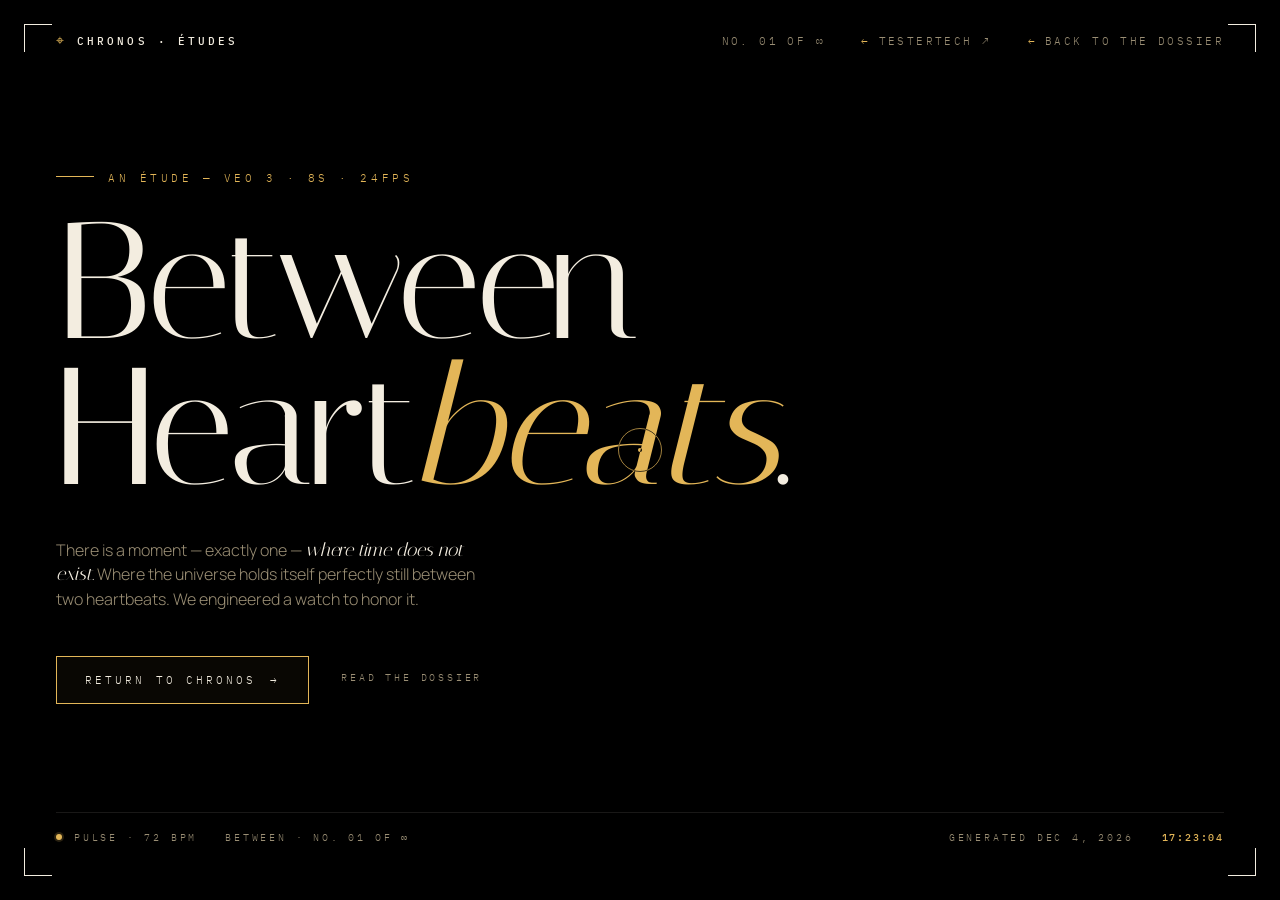
<file: anything.html>
<!DOCTYPE html>
<html lang="en">
<head>
<meta charset="UTF-8" />
<meta name="viewport" content="width=device-width, initial-scale=1.0" />
<title>Between Heartbeats — A meditation by Chronos</title>
<meta name="description" content="There is a moment, exactly one, where time does not exist. A cinematic meditation by Chronos." />

<link rel="preconnect" href="https://fonts.googleapis.com" />
<link rel="preconnect" href="https://fonts.gstatic.com" crossorigin />
<link href="https://fonts.googleapis.com/css2?family=Italiana&family=Manrope:wght@200..700&family=IBM+Plex+Mono:wght@300;400;500&display=swap" rel="stylesheet" />

<style>
  :root {
    --bg: #000;
    --text: #f3ede0;
    --text-dim: #9a8e74;
    --accent: #e3b658;          /* warm gold — matches the particles in the video */
    --accent-soft: #c79a3e;
    --rule: rgba(243, 237, 224, 0.10);

    --font-display: 'Italiana', 'Cormorant Garamond', Didot, Georgia, serif;
    --font-body: 'Manrope', 'Helvetica Neue', system-ui, sans-serif;
    --font-mono: 'IBM Plex Mono', ui-monospace, monospace;
  }

  *, *::before, *::after { margin: 0; padding: 0; box-sizing: border-box; }

  html, body {
    background: var(--bg);
    color: var(--text);
    font-family: var(--font-body);
    font-weight: 300;
    height: 100%;
    overflow: hidden;
    cursor: none;
  }
  body {
    -webkit-font-smoothing: antialiased;
    text-rendering: optimizeLegibility;
  }
  ::selection { background: var(--accent); color: #000; }

  /* ============ BACKGROUND VIDEO ============ */
  .bg-video {
    position: fixed;
    inset: 0;
    width: 100%;
    height: 100%;
    object-fit: cover;
    z-index: 1;
    opacity: 0;
    transition: opacity 2.2s cubic-bezier(.2,.7,.2,1);
  }
  .bg-video.ready { opacity: 1; }

  /* dark wash so type stays readable over the bright impact point */
  .wash {
    position: fixed;
    inset: 0;
    z-index: 2;
    pointer-events: none;
    background:
      radial-gradient(ellipse at 50% 60%, rgba(0,0,0,0) 0%, rgba(0,0,0,0.45) 60%, rgba(0,0,0,0.85) 100%),
      linear-gradient(to bottom, rgba(0,0,0,0.55) 0%, rgba(0,0,0,0) 35%, rgba(0,0,0,0) 65%, rgba(0,0,0,0.7) 100%);
  }

  /* film grain — sits over the video */
  .grain {
    position: fixed;
    inset: 0;
    z-index: 3;
    pointer-events: none;
    opacity: 0.18;
    mix-blend-mode: overlay;
    background-image: url("data:image/svg+xml;utf8,<svg xmlns='http://www.w3.org/2000/svg' width='220' height='220'><filter id='n'><feTurbulence type='fractalNoise' baseFrequency='0.92' numOctaves='2' stitchTiles='stitch'/><feColorMatrix values='0 0 0 0 1 0 0 0 0 1 0 0 0 0 1 0 0 0 0.7 0'/></filter><rect width='100%' height='100%' filter='url(%23n)'/></svg>");
  }

  /* corner crops — fine line ornaments */
  .crop {
    position: fixed;
    width: 28px;
    height: 28px;
    z-index: 5;
    pointer-events: none;
    border-color: var(--accent);
    opacity: 0;
    animation: cropIn 1.4s 0.4s cubic-bezier(.2,.7,.2,1) forwards;
  }
  .crop.tl { top: 24px; left: 24px; border-top: 1px solid; border-left: 1px solid; }
  .crop.tr { top: 24px; right: 24px; border-top: 1px solid; border-right: 1px solid; }
  .crop.bl { bottom: 24px; left: 24px; border-bottom: 1px solid; border-left: 1px solid; }
  .crop.br { bottom: 24px; right: 24px; border-bottom: 1px solid; border-right: 1px solid; }
  @keyframes cropIn {
    0% { opacity: 0; transform: scale(0.6); }
    100% { opacity: 1; transform: scale(1); }
  }

  /* ============ TOP NAV ============ */
  .top {
    position: fixed;
    top: 0; left: 0; right: 0;
    z-index: 10;
    display: flex;
    justify-content: space-between;
    align-items: center;
    padding: 32px 56px;
    font-family: var(--font-mono);
    font-size: 11px;
    letter-spacing: 0.22em;
    text-transform: uppercase;
    color: var(--text-dim);
  }
  .top .brand {
    display: inline-flex;
    align-items: center;
    gap: 10px;
    color: var(--text);
    text-decoration: none;
    font-weight: 500;
    letter-spacing: 0.28em;
  }
  .top .brand .glyph {
    color: var(--accent);
    font-family: var(--font-mono);
    font-size: 14px;
    transform: translateY(-1px);
  }
  .top .right {
    display: flex;
    gap: 36px;
    align-items: center;
  }
  .top a.back {
    color: var(--text-dim);
    text-decoration: none;
    transition: color .3s ease;
    position: relative;
  }
  .top a.back:hover { color: var(--accent); }
  .top a.back::before {
    content: "←";
    margin-right: 8px;
    color: var(--accent);
    transition: transform .3s ease;
    display: inline-block;
  }
  .top a.back:hover::before { transform: translateX(-4px); }

  /* ============ HERO TYPE ============ */
  .stage {
    position: relative;
    z-index: 6;
    height: 100vh;
    width: 100%;
    display: grid;
    grid-template-rows: 1fr auto;
    padding: 88px 56px 56px;
    pointer-events: none;
  }
  .stage > * { pointer-events: auto; }

  .center {
    align-self: end;
    margin-bottom: clamp(48px, 12vh, 140px);
  }

  .eyebrow {
    font-family: var(--font-mono);
    font-size: 11px;
    letter-spacing: 0.32em;
    text-transform: uppercase;
    color: var(--accent);
    margin-bottom: 24px;
    opacity: 0;
    animation: fadeUp 1.0s 0.5s var(--ease, cubic-bezier(.2,.7,.2,1)) forwards;
  }
  .eyebrow::before {
    content: "";
    display: inline-block;
    width: 38px;
    height: 1px;
    background: var(--accent);
    vertical-align: middle;
    margin-right: 14px;
    transform: translateY(-2px);
  }

  h1.title {
    font-family: var(--font-display);
    font-weight: 400;
    font-size: clamp(72px, 13vw, 220px);
    line-height: 0.88;
    letter-spacing: -0.025em;
    color: var(--text);
    max-width: 14ch;
  }
  h1.title .line {
    display: block;
    overflow: hidden;
  }
  h1.title .line span {
    display: inline-block;
    transform: translateY(105%);
    opacity: 0;
    animation: rise 1.2s var(--ease, cubic-bezier(.2,.7,.2,1)) forwards;
  }
  h1.title .line:nth-child(1) span { animation-delay: 0.7s; }
  h1.title .line:nth-child(2) span { animation-delay: 0.85s; }
  h1.title em {
    font-style: italic;
    color: var(--accent);
  }
  @keyframes rise {
    to { transform: translateY(0); opacity: 1; }
  }
  @keyframes fadeUp {
    0% { opacity: 0; transform: translateY(14px); }
    100% { opacity: 1; transform: translateY(0); }
  }

  .lead {
    margin-top: 36px;
    font-family: var(--font-body);
    font-weight: 300;
    font-size: clamp(16px, 1.25vw, 21px);
    line-height: 1.55;
    color: var(--text-dim);
    max-width: 42ch;
    opacity: 0;
    animation: fadeUp 1.0s 1.4s cubic-bezier(.2,.7,.2,1) forwards;
  }
  .lead em {
    font-style: italic;
    color: var(--text);
    font-family: var(--font-display);
    font-size: 1.15em;
    line-height: 1.1;
  }

  .cta-row {
    margin-top: 44px;
    display: inline-flex;
    align-items: center;
    gap: 32px;
    opacity: 0;
    animation: fadeUp 1.0s 1.8s cubic-bezier(.2,.7,.2,1) forwards;
  }
  .cta {
    display: inline-flex;
    align-items: center;
    gap: 14px;
    padding: 16px 28px;
    font-family: var(--font-mono);
    font-size: 11px;
    letter-spacing: 0.28em;
    text-transform: uppercase;
    color: var(--text);
    border: 1px solid var(--accent);
    background: rgba(227, 182, 88, 0.04);
    text-decoration: none;
    transition: background .3s ease, transform .3s ease, box-shadow .35s ease;
    position: relative;
    overflow: hidden;
  }
  .cta::after {
    content: "";
    position: absolute;
    inset: 0;
    background: var(--accent);
    transform: translateX(-101%);
    transition: transform .5s cubic-bezier(.65,0,.35,1);
    z-index: -1;
  }
  .cta:hover {
    color: #000;
    transform: translateY(-2px);
    box-shadow: 0 18px 40px -20px rgba(227, 182, 88, 0.55);
  }
  .cta:hover::after { transform: translateX(0); }
  .cta .arrow { display: inline-block; transition: transform .35s ease; }
  .cta:hover .arrow { transform: translateX(6px); }

  .second-link {
    font-family: var(--font-mono);
    font-size: 10px;
    letter-spacing: 0.28em;
    text-transform: uppercase;
    color: var(--text-dim);
    text-decoration: none;
    border-bottom: 1px solid transparent;
    padding-bottom: 4px;
    transition: color .3s ease, border-color .3s ease;
  }
  .second-link:hover {
    color: var(--accent);
    border-bottom-color: var(--accent);
  }

  /* ============ FOOTER STRIP ============ */
  .strip {
    align-self: end;
    display: flex;
    justify-content: space-between;
    align-items: flex-end;
    border-top: 1px solid var(--rule);
    padding-top: 18px;
    font-family: var(--font-mono);
    font-size: 10px;
    letter-spacing: 0.28em;
    text-transform: uppercase;
    color: var(--text-dim);
    opacity: 0;
    animation: fadeUp 1.0s 2.2s cubic-bezier(.2,.7,.2,1) forwards;
  }
  .strip .left, .strip .right { display: flex; gap: 28px; align-items: baseline; }
  .strip .time {
    color: var(--accent);
    font-variant-numeric: tabular-nums;
    font-weight: 500;
    letter-spacing: 0.18em;
  }
  .strip .pulse {
    display: inline-block;
    width: 6px; height: 6px;
    background: var(--accent);
    border-radius: 50%;
    box-shadow: 0 0 0 2px rgba(227, 182, 88, 0.18);
    animation: heartbeat 1.8s ease-in-out infinite;
    margin-right: 12px;
    vertical-align: middle;
    transform: translateY(-1px);
  }
  @keyframes heartbeat {
    0%, 60%, 100% { transform: scale(1) translateY(-1px); opacity: 1; }
    8% { transform: scale(1.6) translateY(-1px); }
    16% { transform: scale(1) translateY(-1px); }
    24% { transform: scale(1.4) translateY(-1px); opacity: 0.7; }
    32% { transform: scale(1) translateY(-1px); opacity: 1; }
  }

  /* ============ CUSTOM CURSOR ============ */
  .cursor {
    position: fixed;
    top: 0; left: 0;
    width: 44px;
    height: 44px;
    pointer-events: none;
    z-index: 200;
    mix-blend-mode: difference;
    transform: translate(-50%, -50%);
    transition: transform .15s ease;
  }
  .cursor .ring {
    width: 44px;
    height: 44px;
    border: 1px solid var(--accent);
    border-radius: 50%;
    opacity: 0.7;
    transition: transform .35s cubic-bezier(.2,.7,.2,1), opacity .25s ease;
  }
  .cursor .dot {
    position: absolute;
    inset: 0;
    margin: auto;
    width: 4px; height: 4px;
    background: var(--accent);
    border-radius: 50%;
  }
  .cursor.hovering .ring { transform: scale(1.5); opacity: 1; }

  /* ============ RESPONSIVE ============ */
  @media (max-width: 880px) {
    html, body { cursor: auto; overflow-y: auto; }
    .cursor { display: none; }
    .top { padding: 18px 22px; }
    .top .brand { font-size: 11px; }
    .top .right { gap: 18px; }
    .top a.back { font-size: 10px; }
    .crop { width: 18px; height: 18px; }
    .crop.tl, .crop.tr { top: 12px; }
    .crop.bl, .crop.br { bottom: 12px; }
    .crop.tl, .crop.bl { left: 12px; }
    .crop.tr, .crop.br { right: 12px; }
    .stage { padding: 70px 24px 28px; height: auto; min-height: 100vh; }
    .center { margin-bottom: 32px; }
    h1.title { font-size: 18vw; max-width: 12ch; }
    .lead { font-size: 15px; margin-top: 24px; }
    .cta-row { flex-direction: column; gap: 18px; align-items: flex-start; margin-top: 32px; }
    .cta { width: 100%; justify-content: center; padding: 16px 22px; }
    .strip { flex-direction: column; gap: 12px; align-items: flex-start; font-size: 9px; }
  }
  @media (max-width: 480px) {
    .top .right .label { display: none; }
    h1.title { font-size: 22vw; }
  }

  @media (prefers-reduced-motion: reduce) {
    *, *::before, *::after {
      animation-duration: 0.01ms !important;
      transition-duration: 0.01ms !important;
    }
    h1.title .line span, .eyebrow, .lead, .cta-row, .strip, .crop { opacity: 1; transform: none; }
  }
</style>
</head>
<body>

  <!-- AI-generated cinematic background, full bleed -->
  <video class="bg-video" id="bg-video" autoplay muted loop playsinline preload="auto" poster="">
    <source src="between-heartbeats.mp4" type="video/mp4" />
  </video>

  <div class="wash" aria-hidden="true"></div>
  <div class="grain" aria-hidden="true"></div>

  <!-- corner crops -->
  <div class="crop tl" aria-hidden="true"></div>
  <div class="crop tr" aria-hidden="true"></div>
  <div class="crop bl" aria-hidden="true"></div>
  <div class="crop br" aria-hidden="true"></div>

  <!-- TOP NAV -->
  <header class="top">
    <a class="brand" href="index.html">
      <span class="glyph">⌖</span>
      <span>Chronos · Études</span>
    </a>
    <div class="right">
      <span class="label">No. 01 of ∞</span>
      <a href="TesterTech.html" class="back">TesterTech ↗</a>
      <a href="product.html" class="back">Back to the dossier</a>
    </div>
  </header>

  <!-- HERO -->
  <main class="stage">

    <section class="center">
      <div class="eyebrow">An étude — VEO 3 · 8s · 24fps</div>
      <h1 class="title" aria-label="Between Heartbeats">
        <span class="line"><span>Between</span></span>
        <span class="line"><span>Heart<em>beats</em>.</span></span>
      </h1>
      <p class="lead">
        There is a moment — exactly one — <em>where time does not exist.</em> Where the universe holds itself perfectly still between two heartbeats. We engineered a watch to honor it.
      </p>
      <div class="cta-row">
        <a class="cta" href="index.html">
          <span>Return to Chronos</span>
          <span class="arrow">→</span>
        </a>
        <a class="second-link" href="product.html#features">Read the dossier</a>
      </div>
    </section>

    <footer class="strip">
      <div class="left">
        <span><span class="pulse" aria-hidden="true"></span>Pulse · 72 bpm</span>
        <span>Between · No. 01 of ∞</span>
      </div>
      <div class="right">
        <span>Generated <span id="gen-date">— —</span></span>
        <span class="time" id="live-time">00:00:00</span>
      </div>
    </footer>

  </main>

  <!-- CUSTOM CURSOR -->
  <div class="cursor" id="cursor" aria-hidden="true">
    <div class="ring"></div>
    <div class="dot"></div>
  </div>

  <script>
    // ====== Reveal video once metadata loaded ======
    const bg = document.getElementById('bg-video');
    if (bg) {
      bg.addEventListener('loadeddata', () => bg.classList.add('ready'));
      // try a soft play in case autoplay was deferred
      bg.play().catch(() => {});
      // fallback: reveal after 1.5s even if loadeddata doesn't fire
      setTimeout(() => bg.classList.add('ready'), 1500);
    }

    // ====== Live time ticker (local) ======
    const live = document.getElementById('live-time');
    const pad = (n) => String(n).padStart(2, '0');
    function tick() {
      const d = new Date();
      if (live) live.textContent = `${pad(d.getHours())}:${pad(d.getMinutes())}:${pad(d.getSeconds())}`;
    }
    tick();
    setInterval(tick, 1000);

    // ====== Generation date (date of file build) ======
    const genEl = document.getElementById('gen-date');
    if (genEl) {
      const now = new Date();
      const fmt = now.toLocaleDateString('en-US', { month: 'short', day: 'numeric', year: 'numeric' }).toUpperCase();
      genEl.textContent = fmt;
    }

    // ====== Custom cursor (desktop only) ======
    const cursor = document.getElementById('cursor');
    const fine = window.matchMedia('(pointer: fine)').matches;
    if (cursor && fine) {
      let tx = window.innerWidth / 2, ty = window.innerHeight / 2;
      let cx = tx, cy = ty;
      window.addEventListener('mousemove', (e) => { tx = e.clientX; ty = e.clientY; });
      function raf() {
        cx += (tx - cx) * 0.22;
        cy += (ty - cy) * 0.22;
        cursor.style.transform = `translate(${cx}px, ${cy}px) translate(-50%, -50%)`;
        requestAnimationFrame(raf);
      }
      raf();
      document.querySelectorAll('a, button').forEach(el => {
        el.addEventListener('mouseenter', () => cursor.classList.add('hovering'));
        el.addEventListener('mouseleave', () => cursor.classList.remove('hovering'));
      });
    } else if (cursor) {
      cursor.remove();
      document.documentElement.style.cursor = 'auto';
    }
  </script>
</body>
</html>
</file>
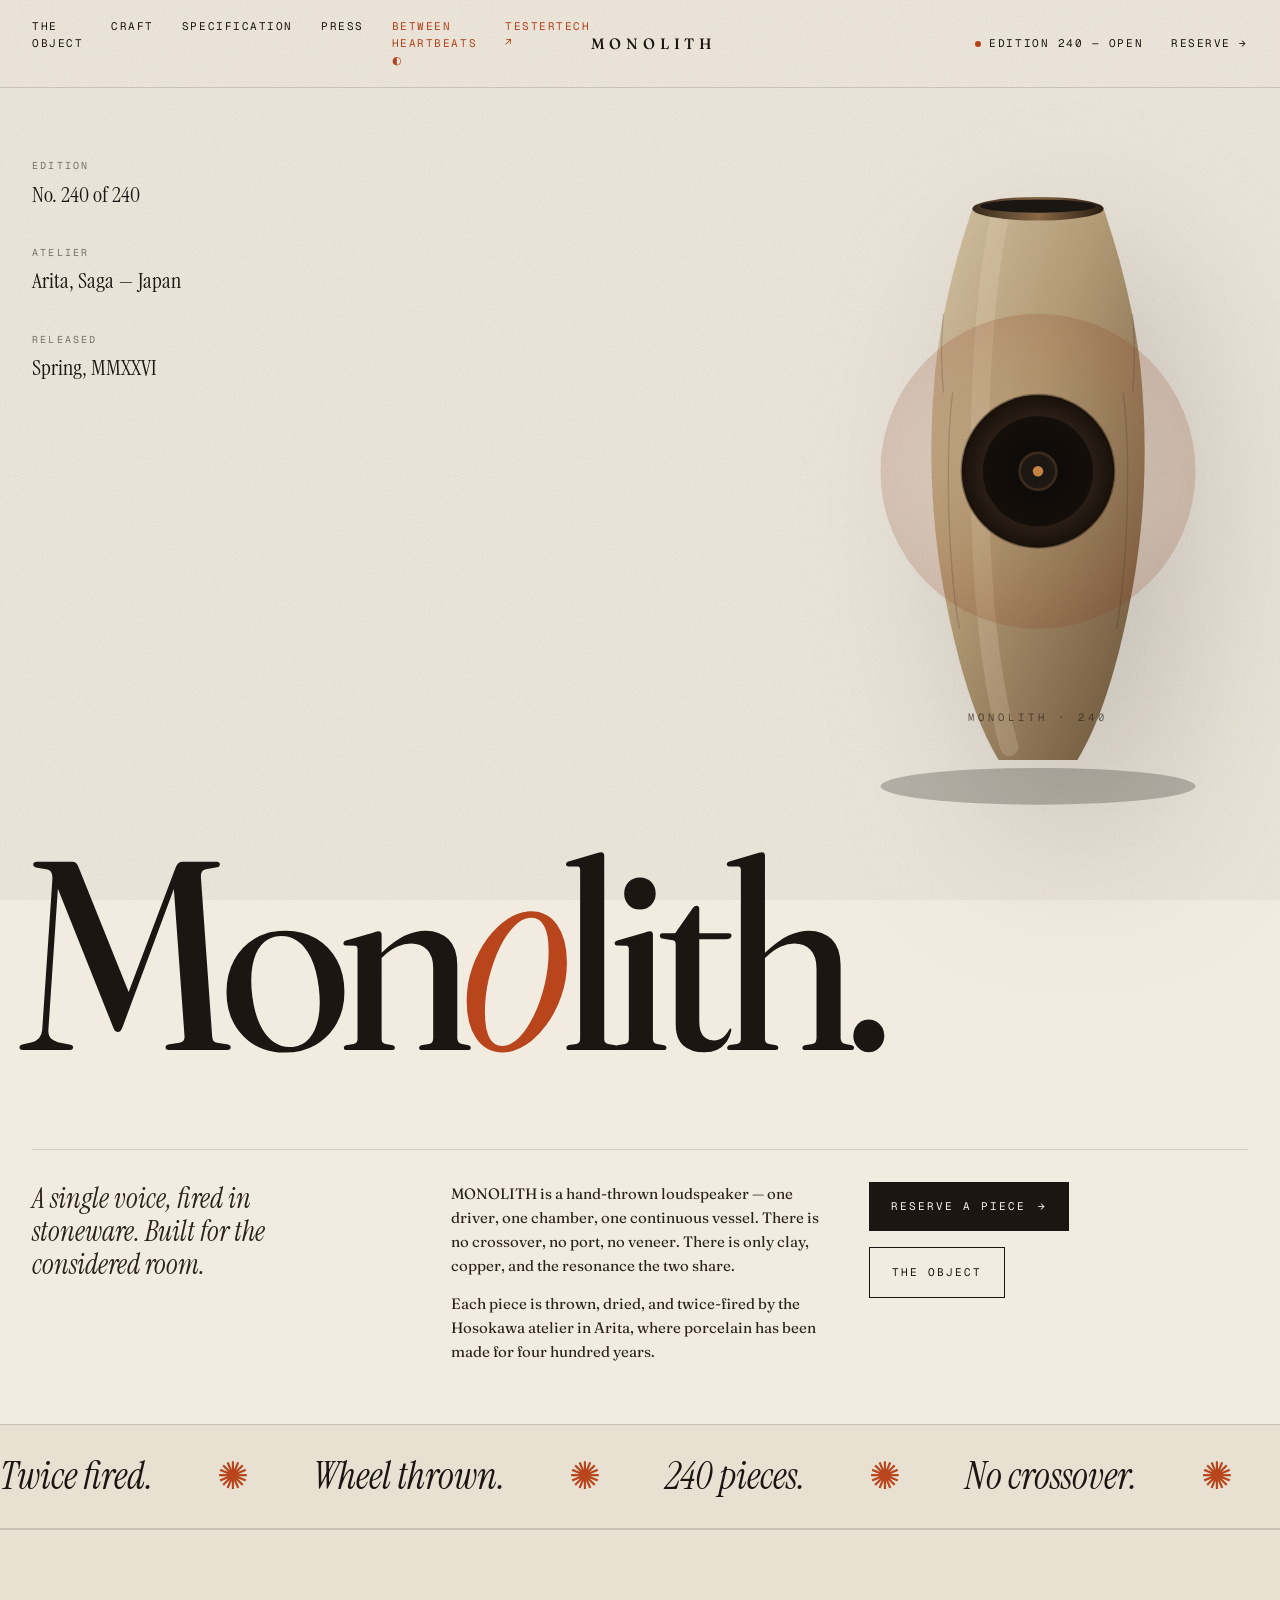
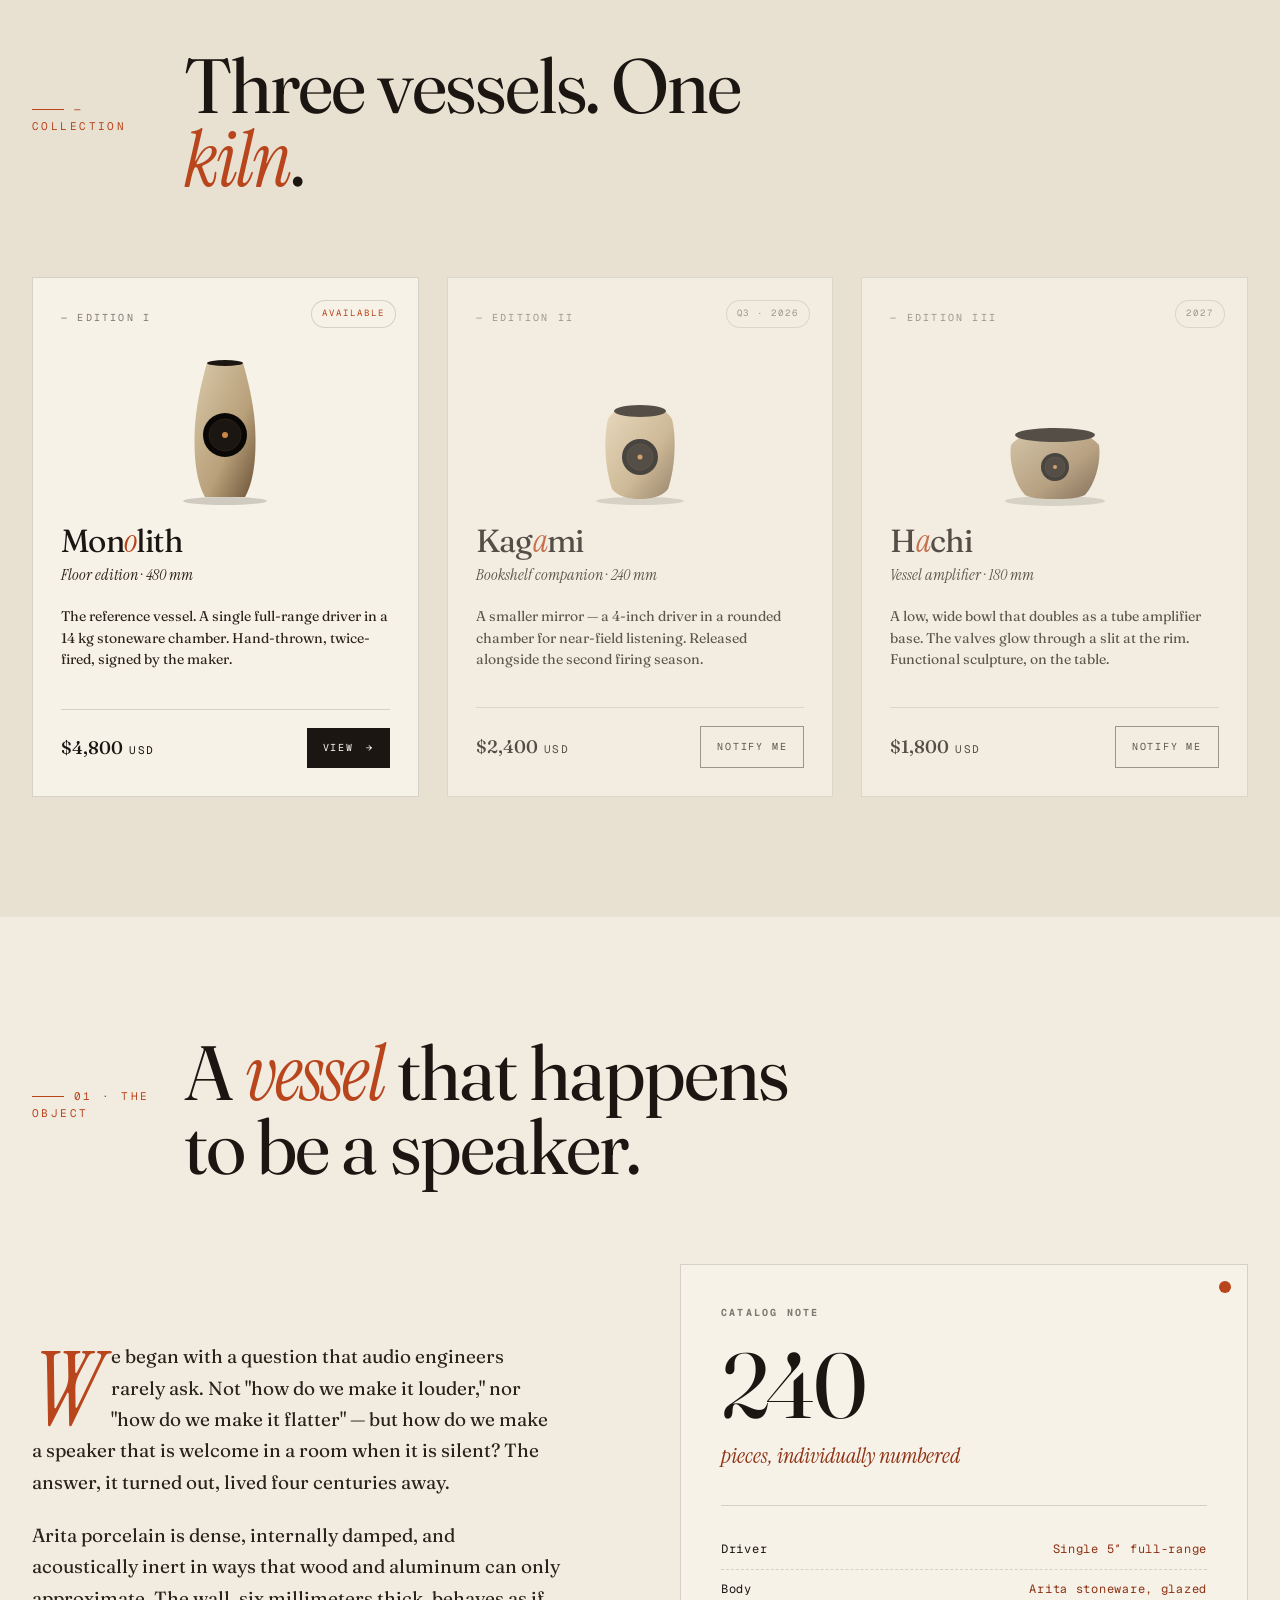
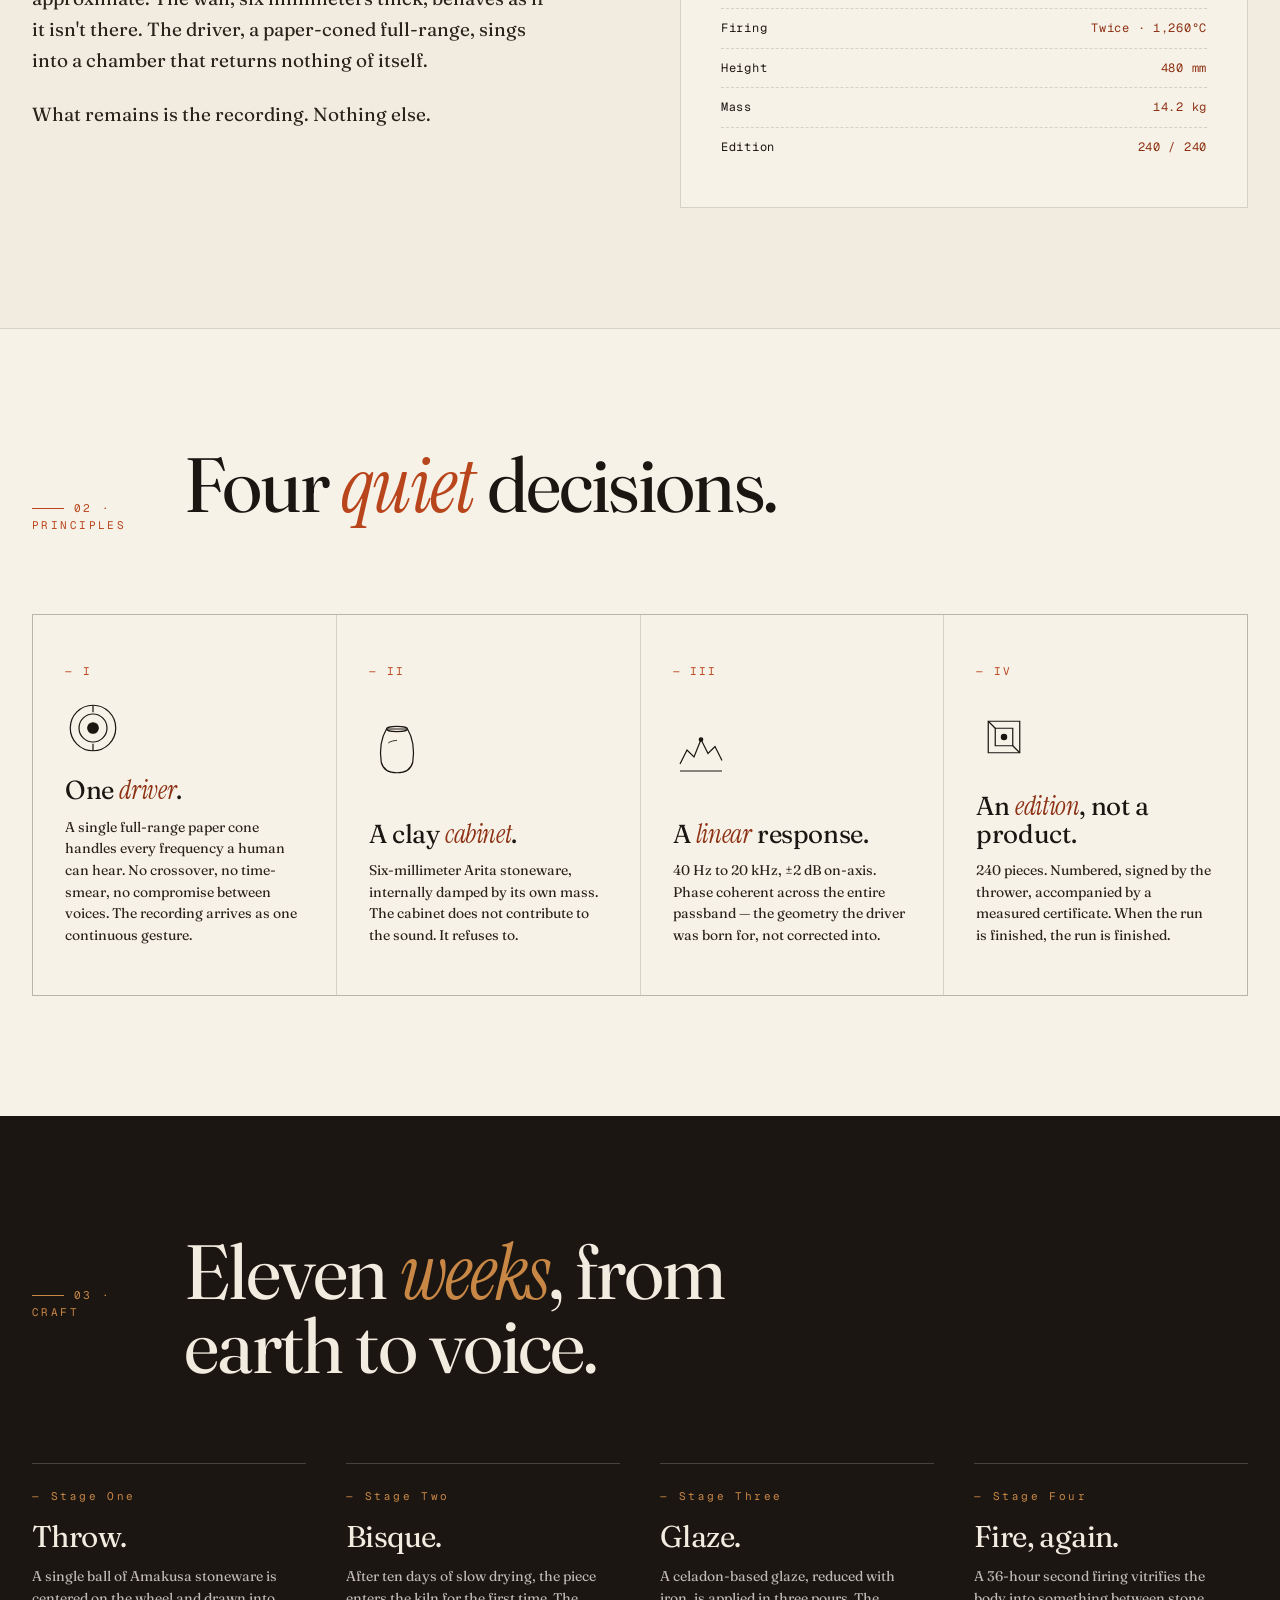
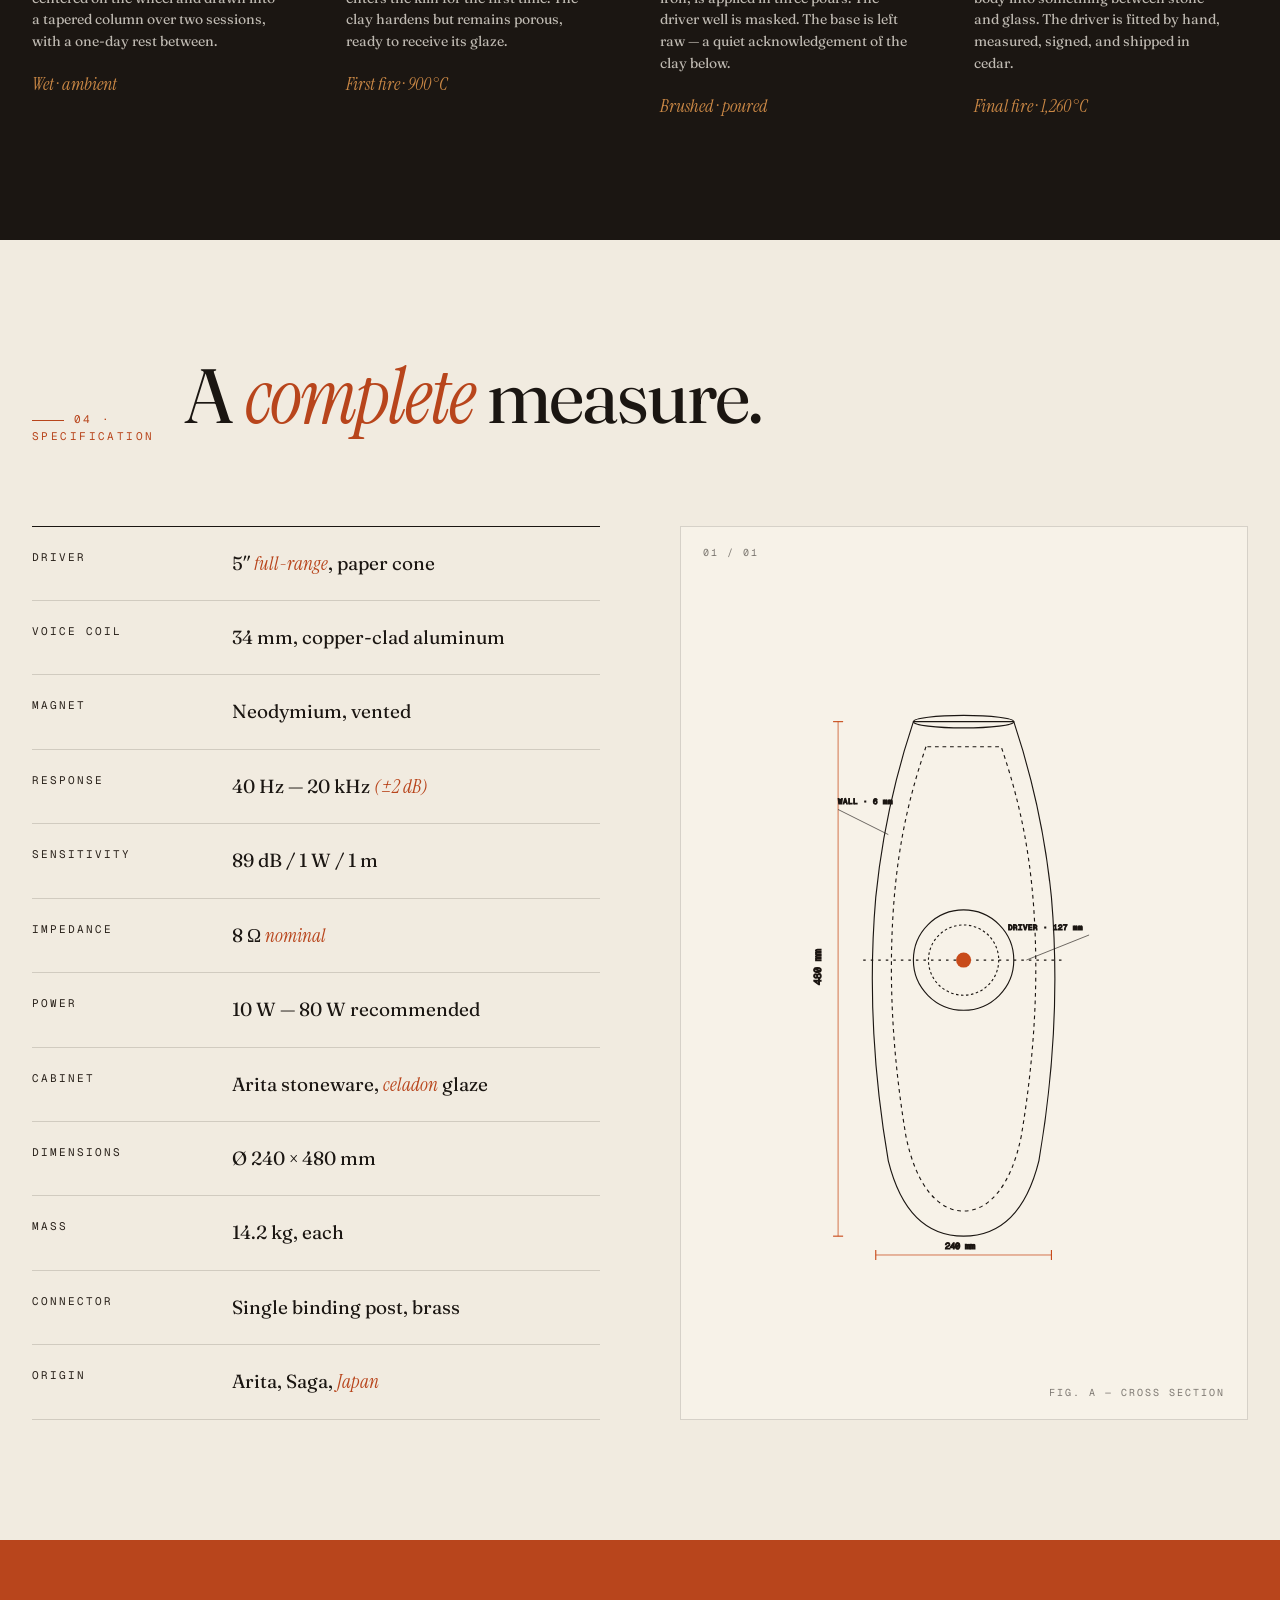
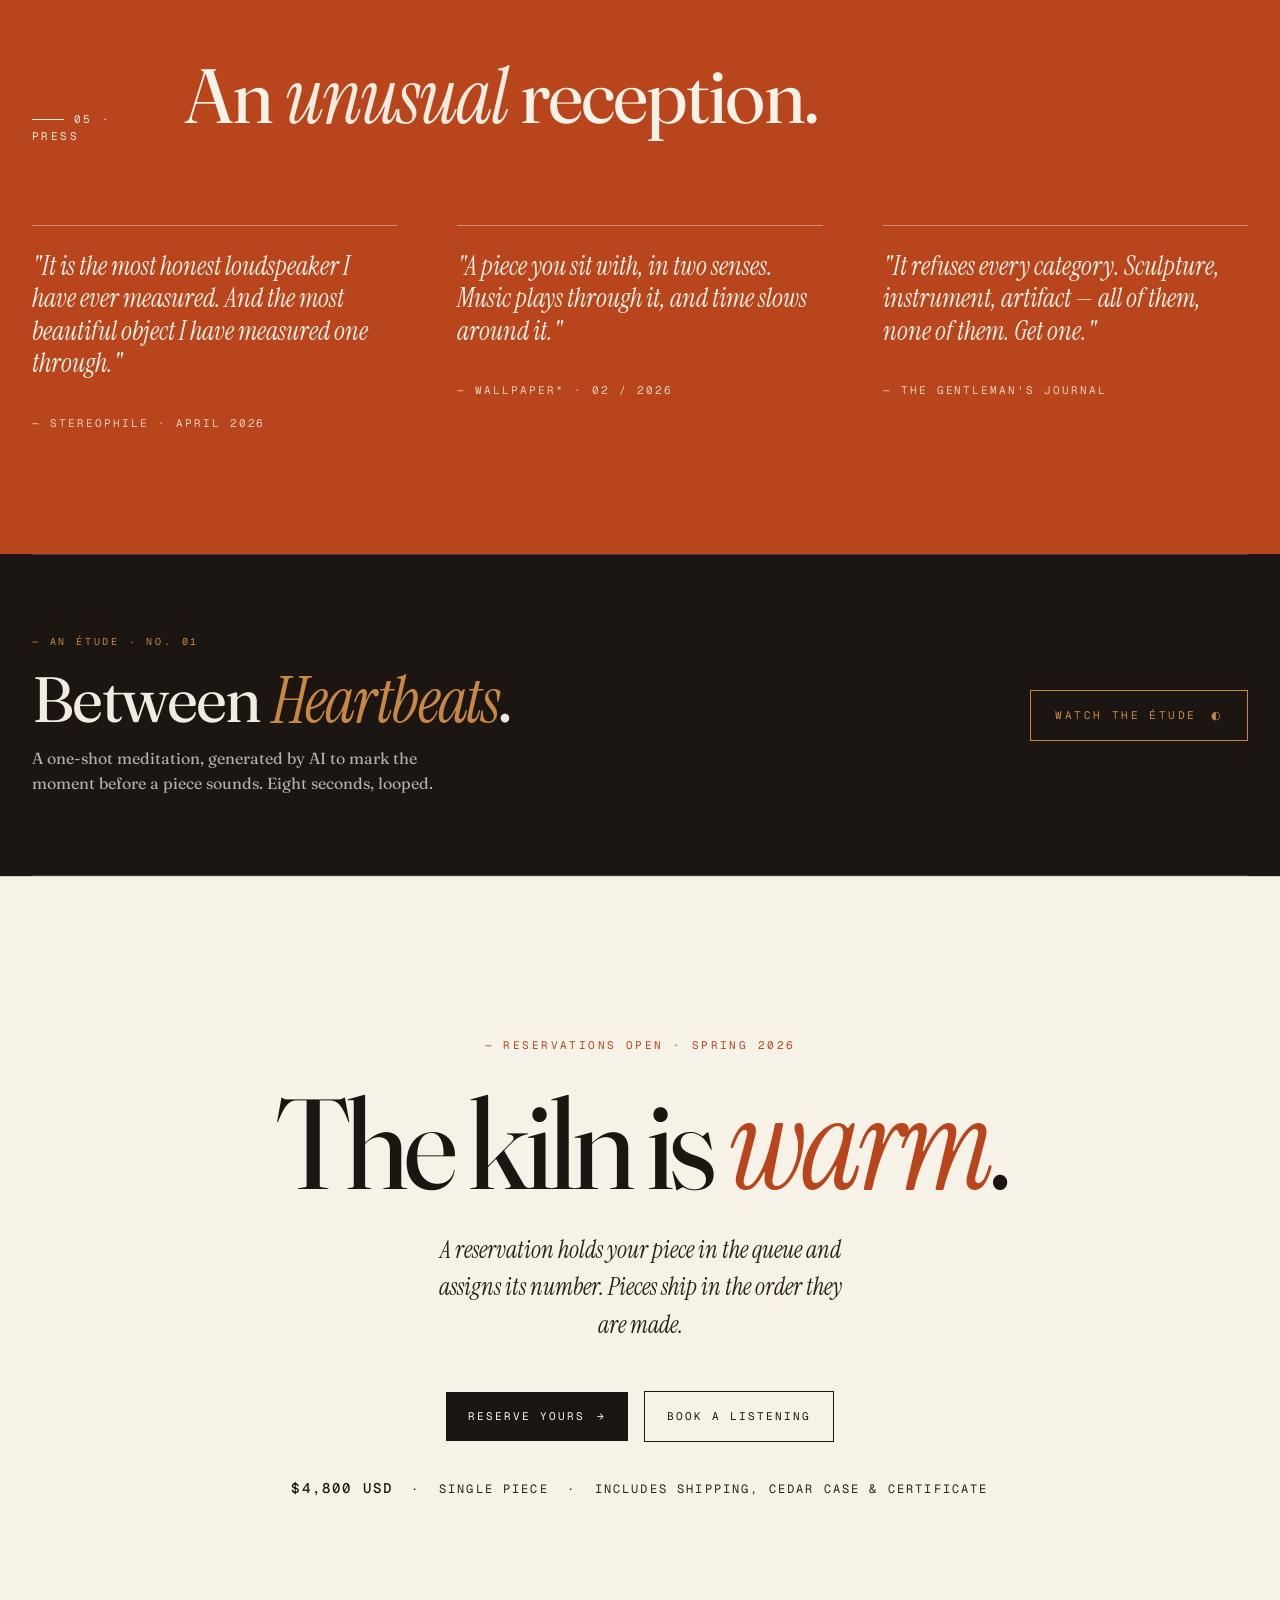
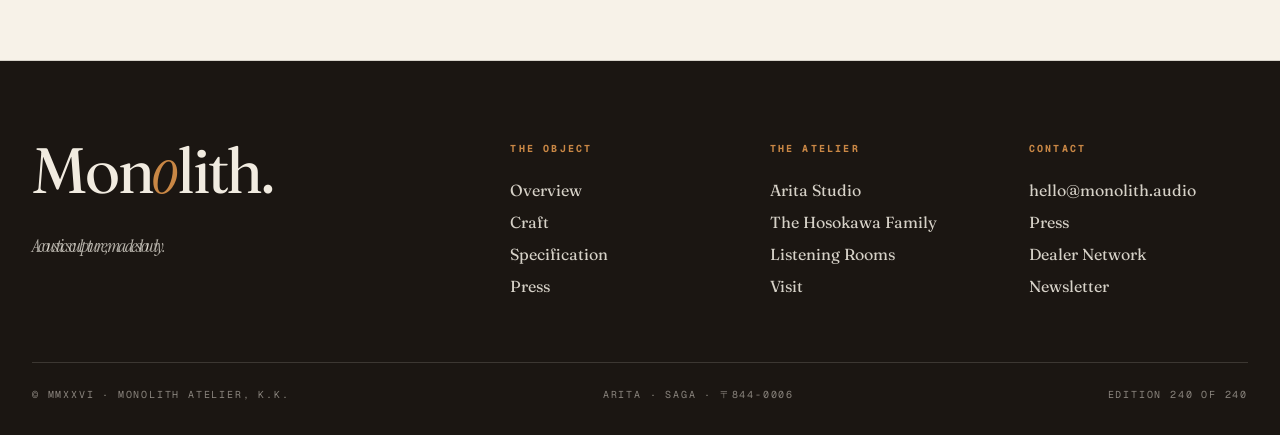
<file: product.html>
<!DOCTYPE html>
<html lang="en">
<head>
<meta charset="UTF-8" />
<meta name="viewport" content="width=device-width, initial-scale=1.0" />
<title>MONOLITH — Acoustic Sculpture, Edition of 240</title>
<meta name="description" content="A hand-thrown stoneware loudspeaker fired in Arita, Japan. Single-driver. Single voice. Limited to 240 pieces." />

<link rel="preconnect" href="https://fonts.googleapis.com" />
<link rel="preconnect" href="https://fonts.gstatic.com" crossorigin />
<link href="https://fonts.googleapis.com/css2?family=Fraunces:ital,opsz,wght,SOFT@0,9..144,300..900,30..100;1,9..144,300..900,30..100&family=Geist+Mono:wght@300..600&family=Instrument+Serif:ital@0;1&display=swap" rel="stylesheet" />

<style>
  :root {
    --bone: #f1ebe0;
    --bone-2: #e8e0d1;
    --paper: #f7f2e8;
    --espresso: #1b1612;
    --espresso-soft: #2a221b;
    --clay: #b8451c;
    --clay-deep: #8d3214;
    --ochre: #c98745;
    --moss: #4a5240;
    --rule: rgba(27, 22, 18, 0.15);
    --rule-strong: rgba(27, 22, 18, 0.55);
    --serif: "Fraunces", "Iowan Old Style", Georgia, serif;
    --italic: "Instrument Serif", "Fraunces", Georgia, serif;
    --mono: "Geist Mono", "JetBrains Mono", ui-monospace, monospace;
  }

  * { box-sizing: border-box; margin: 0; padding: 0; }

  html, body {
    background: var(--bone);
    color: var(--espresso);
    font-family: var(--serif);
    font-feature-settings: "ss01", "ss02", "kern", "liga";
    -webkit-font-smoothing: antialiased;
    text-rendering: optimizeLegibility;
    overflow-x: hidden;
  }

  body {
    font-size: 17px;
    line-height: 1.55;
  }

  /* Grain overlay */
  body::before {
    content: "";
    position: fixed;
    inset: 0;
    pointer-events: none;
    z-index: 1000;
    opacity: 0.55;
    mix-blend-mode: multiply;
    background-image: url("data:image/svg+xml;utf8,<svg xmlns='http://www.w3.org/2000/svg' width='220' height='220'><filter id='n'><feTurbulence type='fractalNoise' baseFrequency='0.9' numOctaves='2' stitchTiles='stitch'/><feColorMatrix values='0 0 0 0 0.10 0 0 0 0 0.08 0 0 0 0 0.06 0 0 0 0.18 0'/></filter><rect width='100%' height='100%' filter='url(%23n)'/></svg>");
  }

  /* Selection */
  ::selection { background: var(--clay); color: var(--paper); }

  /* ---------- TOP BAR ---------- */
  .topbar {
    position: fixed;
    top: 0; left: 0; right: 0;
    z-index: 100;
    display: grid;
    grid-template-columns: 1fr auto 1fr;
    align-items: center;
    padding: 18px 32px;
    font-family: var(--mono);
    font-size: 11px;
    letter-spacing: 0.14em;
    text-transform: uppercase;
    backdrop-filter: blur(8px) saturate(120%);
    background: rgba(241, 235, 224, 0.72);
    border-bottom: 1px solid var(--rule);
  }

  .topbar .left { display: flex; gap: 28px; }
  .topbar .right { display: flex; gap: 28px; justify-content: flex-end; }

  /* Hamburger — hidden on desktop, shown < 720px */
  .menu-btn {
    display: none;
    align-items: center;
    justify-content: center;
    flex-direction: column;
    gap: 4px;
    width: 38px;
    height: 38px;
    border: 1px solid var(--rule-strong);
    border-radius: 50%;
    background: transparent;
    cursor: pointer;
    padding: 0;
    transition: border-color .25s ease;
  }
  .menu-btn:hover { border-color: var(--clay); }
  .menu-btn span {
    display: block;
    width: 14px;
    height: 1px;
    background: var(--espresso);
    transition: transform .3s ease, opacity .3s ease;
  }
  .menu-btn[aria-expanded="true"] span:nth-child(1) {
    transform: translateY(2.5px) rotate(45deg);
  }
  .menu-btn[aria-expanded="true"] span:nth-child(2) {
    transform: translateY(-2.5px) rotate(-45deg);
  }

  /* Mobile menu overlay */
  .mobile-menu {
    position: fixed;
    inset: 0;
    z-index: 99;
    background: var(--paper);
    padding: 100px 24px 32px;
    overflow-y: auto;
    display: flex;
    flex-direction: column;
  }
  .mobile-menu[hidden] { display: none; }
  .mobile-menu nav {
    display: flex;
    flex-direction: column;
    gap: 2px;
  }
  .mobile-menu .mm-label {
    font-family: var(--mono);
    font-size: 10px;
    letter-spacing: 0.22em;
    text-transform: uppercase;
    color: var(--rule-strong);
    margin-top: 22px;
    margin-bottom: 4px;
    padding-bottom: 8px;
    border-bottom: 1px solid var(--rule);
  }
  .mobile-menu .mm-label:first-child { margin-top: 0; }
  .mobile-menu a {
    display: block;
    padding: 14px 0;
    font-family: var(--italic);
    font-size: 30px;
    line-height: 1.05;
    letter-spacing: -0.01em;
    color: var(--espresso);
    text-decoration: none;
    border-bottom: 1px solid var(--rule);
    transition: color .2s ease, padding-left .2s ease;
  }
  .mobile-menu a:hover,
  .mobile-menu a:active { color: var(--clay); padding-left: 6px; }
  .mobile-menu .mm-cta {
    color: var(--clay);
    margin-top: 8px;
  }
  .mobile-menu .mm-foot {
    margin-top: auto;
    padding-top: 24px;
    font-family: var(--mono);
    font-size: 11px;
    letter-spacing: 0.14em;
    text-transform: uppercase;
    color: var(--rule-strong);
    display: flex;
    align-items: center;
    gap: 8px;
  }
  .mobile-menu .mm-foot .dot {
    display: inline-block;
    width: 6px; height: 6px;
    border-radius: 50%;
    background: var(--clay);
    animation: pulse 2.4s ease-in-out infinite;
  }
  .topbar .mark {
    font-family: var(--serif);
    font-weight: 500;
    font-size: 15px;
    letter-spacing: 0.32em;
  }
  .topbar a {
    color: inherit;
    text-decoration: none;
    position: relative;
    transition: color .25s ease;
  }
  .topbar a:hover { color: var(--clay); }
  .topbar .dot {
    display: inline-block;
    width: 6px; height: 6px;
    border-radius: 50%;
    background: var(--clay);
    margin-right: 8px;
    vertical-align: middle;
    animation: pulse 2.4s ease-in-out infinite;
  }
  @keyframes pulse {
    0%,100% { opacity: 1; transform: scale(1); }
    50% { opacity: .5; transform: scale(.7); }
  }

  /* ---------- HERO ---------- */
  .hero {
    position: relative;
    min-height: 100vh;
    padding: 130px 32px 60px;
    display: grid;
    grid-template-columns: 1.1fr 1fr;
    gap: 40px;
  }

  .hero-meta {
    align-self: start;
    display: flex;
    flex-direction: column;
    gap: 36px;
    padding-top: 28px;
  }

  .meta-block .label {
    font-family: var(--mono);
    font-size: 10px;
    letter-spacing: 0.22em;
    text-transform: uppercase;
    color: var(--rule-strong);
    display: block;
    margin-bottom: 8px;
  }
  .meta-block .val {
    font-family: var(--italic);
    font-size: 22px;
    line-height: 1.2;
  }

  .hero-display {
    grid-column: 1 / -1;
    margin-top: -10px;
  }

  .display-title {
    font-family: var(--serif);
    font-variation-settings: "opsz" 144, "SOFT" 30;
    font-weight: 400;
    font-size: clamp(96px, 21vw, 320px);
    line-height: 0.82;
    letter-spacing: -0.045em;
    color: var(--espresso);
    text-indent: -0.05em;
  }
  .display-title em {
    font-family: var(--italic);
    font-style: italic;
    color: var(--clay);
    font-variation-settings: normal;
  }
  .display-title .ornate {
    font-feature-settings: "ss01", "salt", "liga";
  }

  .hero-bottom {
    grid-column: 1 / -1;
    display: grid;
    grid-template-columns: 1fr 1fr 1fr;
    gap: 40px;
    margin-top: 40px;
    padding-top: 32px;
    border-top: 1px solid var(--rule);
  }

  .lead {
    font-family: var(--italic);
    font-style: italic;
    font-size: 28px;
    line-height: 1.18;
    color: var(--espresso-soft);
    max-width: 22ch;
  }

  .body-copy {
    font-size: 15px;
    line-height: 1.6;
    color: var(--espresso-soft);
    max-width: 38ch;
  }
  .body-copy + .body-copy { margin-top: 14px; }

  .hero-actions {
    display: flex;
    flex-direction: column;
    gap: 16px;
    align-items: flex-start;
  }

  .btn {
    display: inline-flex;
    align-items: center;
    gap: 12px;
    padding: 16px 22px;
    background: var(--espresso);
    color: var(--paper);
    font-family: var(--mono);
    font-size: 11px;
    letter-spacing: 0.18em;
    text-transform: uppercase;
    text-decoration: none;
    border: none;
    cursor: pointer;
    transition: background .3s ease, transform .3s ease;
    position: relative;
  }
  .btn:hover { background: var(--clay-deep); transform: translateY(-2px); }
  .btn .arrow {
    display: inline-block;
    transition: transform .3s ease;
  }
  .btn:hover .arrow { transform: translateX(4px); }

  .btn.ghost {
    background: transparent;
    color: var(--espresso);
    border: 1px solid var(--espresso);
  }
  .btn.ghost:hover { background: var(--espresso); color: var(--paper); transform: translateY(-2px); }

  .hero-aside {
    grid-column: 2 / 3;
    grid-row: 1 / 2;
    position: relative;
    display: flex;
    justify-content: flex-end;
    align-items: flex-start;
  }

  /* Sculptural SVG vessel */
  .vessel {
    width: min(420px, 90%);
    height: auto;
    filter: drop-shadow(40px 60px 80px rgba(27, 22, 18, 0.18));
    animation: floatY 9s ease-in-out infinite;
  }
  @keyframes floatY {
    0%,100% { transform: translateY(0); }
    50% { transform: translateY(-14px); }
  }

  /* Animated reveal */
  .reveal > * {
    opacity: 0;
    transform: translateY(28px);
    animation: rise 1.1s cubic-bezier(.2,.7,.2,1) forwards;
  }
  .reveal > *:nth-child(1) { animation-delay: .05s; }
  .reveal > *:nth-child(2) { animation-delay: .15s; }
  .reveal > *:nth-child(3) { animation-delay: .25s; }
  .reveal > *:nth-child(4) { animation-delay: .35s; }
  .reveal > *:nth-child(5) { animation-delay: .45s; }
  @keyframes rise {
    to { opacity: 1; transform: translateY(0); }
  }

  /* ---------- MARQUEE ---------- */
  .marquee {
    border-top: 1px solid var(--rule);
    border-bottom: 1px solid var(--rule);
    background: var(--bone-2);
    overflow: hidden;
    padding: 22px 0;
  }
  .marquee-track {
    display: flex;
    gap: 64px;
    animation: scroll 38s linear infinite;
    white-space: nowrap;
  }
  .marquee-track span {
    font-family: var(--italic);
    font-style: italic;
    font-size: 38px;
    color: var(--espresso);
  }
  .marquee-track .sep {
    font-family: var(--serif);
    color: var(--clay);
    font-style: normal;
  }
  @keyframes scroll {
    from { transform: translateX(0); }
    to { transform: translateX(-50%); }
  }

  /* ---------- SECTION FRAME ---------- */
  section { padding: 120px 32px; position: relative; }
  .section-head {
    display: grid;
    grid-template-columns: 120px 1fr;
    gap: 32px;
    margin-bottom: 80px;
    align-items: baseline;
  }
  .section-num {
    font-family: var(--mono);
    font-size: 11px;
    letter-spacing: 0.22em;
    color: var(--clay);
    text-transform: uppercase;
  }
  .section-num::before {
    content: "";
    display: inline-block;
    width: 32px;
    height: 1px;
    background: var(--clay);
    vertical-align: middle;
    margin-right: 10px;
  }
  .section-title {
    font-family: var(--serif);
    font-weight: 400;
    font-size: clamp(40px, 6vw, 88px);
    line-height: 0.95;
    letter-spacing: -0.025em;
    max-width: 14ch;
  }
  .section-title em {
    font-family: var(--italic);
    color: var(--clay);
  }

  /* ---------- INTRO STORY ---------- */
  .intro {
    background: var(--bone);
  }
  .intro-grid {
    display: grid;
    grid-template-columns: 1fr 1fr;
    gap: 80px;
    align-items: center;
  }
  .intro-text p {
    font-size: 19px;
    line-height: 1.65;
    color: var(--espresso-soft);
    max-width: 44ch;
  }
  .intro-text p + p { margin-top: 22px; }
  .drop-cap::first-letter {
    font-family: var(--italic);
    float: left;
    font-size: 5.4em;
    line-height: 0.85;
    padding: 6px 12px 0 0;
    color: var(--clay);
    font-style: italic;
  }

  .intro-card {
    border: 1px solid var(--rule);
    padding: 40px;
    background: var(--paper);
    position: relative;
  }
  .intro-card::before {
    content: "";
    position: absolute;
    top: 16px; right: 16px;
    width: 12px; height: 12px;
    background: var(--clay);
    border-radius: 50%;
  }
  .intro-card h3 {
    font-family: var(--mono);
    font-size: 10px;
    letter-spacing: 0.22em;
    text-transform: uppercase;
    color: var(--rule-strong);
    margin-bottom: 24px;
  }
  .intro-card .stat {
    font-family: var(--serif);
    font-size: 92px;
    line-height: 0.9;
    color: var(--espresso);
    margin-bottom: 12px;
    letter-spacing: -0.04em;
  }
  .intro-card .stat-label {
    font-family: var(--italic);
    font-style: italic;
    font-size: 22px;
    color: var(--clay-deep);
    margin-bottom: 32px;
  }
  .intro-card hr {
    border: none;
    border-top: 1px solid var(--rule);
    margin: 24px 0;
  }
  .intro-card .row {
    display: flex;
    justify-content: space-between;
    align-items: baseline;
    font-family: var(--mono);
    font-size: 12px;
    letter-spacing: 0.06em;
    padding: 10px 0;
    border-bottom: 1px dashed var(--rule);
  }
  .intro-card .row:last-child { border-bottom: none; }
  .intro-card .row span:last-child { color: var(--clay-deep); }

  /* ---------- PRODUCTS / COLLECTION ---------- */
  .products {
    background: var(--bone-2);
    border-top: 1px solid var(--rule);
  }
  .products-grid {
    display: grid;
    grid-template-columns: repeat(3, 1fr);
    gap: 28px;
  }
  .product-card {
    background: var(--paper);
    border: 1px solid var(--rule);
    padding: 32px 28px 28px;
    display: flex;
    flex-direction: column;
    transition: transform .4s cubic-bezier(.2,.7,.2,1), border-color .3s ease, box-shadow .4s ease;
    position: relative;
    min-height: 520px;
  }
  .product-card:hover {
    transform: translateY(-4px);
    border-color: var(--rule-strong);
    box-shadow: 0 24px 40px -28px rgba(27, 22, 18, 0.35);
  }
  .product-card.muted {
    opacity: 0.72;
  }
  .product-card.muted:hover {
    opacity: 0.9;
  }
  .product-card .pill {
    position: absolute;
    top: 22px;
    right: 22px;
    font-family: var(--mono);
    font-size: 9px;
    letter-spacing: 0.22em;
    text-transform: uppercase;
    padding: 6px 10px;
    border: 1px solid var(--rule);
    border-radius: 999px;
    color: var(--clay);
    background: var(--paper);
  }
  .product-card .pill.dim {
    color: var(--rule-strong);
  }
  .product-card .pc-num {
    font-family: var(--mono);
    font-size: 10px;
    letter-spacing: 0.22em;
    color: var(--rule-strong);
    text-transform: uppercase;
  }
  .product-card .pc-icon {
    margin: 24px auto 16px;
    width: 120px;
    height: 160px;
    display: block;
  }
  .product-card h4 {
    font-family: var(--serif);
    font-weight: 400;
    font-size: 32px;
    line-height: 1;
    letter-spacing: -0.02em;
    margin-bottom: 6px;
  }
  .product-card h4 em {
    font-family: var(--italic);
    color: var(--clay);
  }
  .product-card .pc-sub {
    font-family: var(--italic);
    font-style: italic;
    font-size: 16px;
    color: var(--espresso-soft);
    margin-bottom: 18px;
  }
  .product-card p {
    font-size: 14px;
    line-height: 1.55;
    color: var(--espresso-soft);
    margin-bottom: 22px;
    flex-grow: 1;
  }
  .product-card .pc-foot {
    display: flex;
    align-items: center;
    justify-content: space-between;
    padding-top: 18px;
    border-top: 1px solid var(--rule);
    gap: 16px;
  }
  .product-card .pc-price {
    font-family: var(--mono);
    font-size: 11px;
    letter-spacing: 0.14em;
    color: var(--espresso);
  }
  .product-card .pc-price strong {
    font-family: var(--serif);
    font-size: 18px;
    font-weight: 500;
    letter-spacing: 0;
    margin-right: 6px;
  }
  .product-card .btn.notify {
    background: transparent;
    color: var(--espresso-soft);
    border: 1px solid var(--rule-strong);
    padding: 12px 16px;
    cursor: default;
  }
  .product-card .btn.notify:hover {
    background: transparent;
    color: var(--espresso);
    transform: none;
  }
  .product-card .btn {
    padding: 12px 16px;
    font-size: 10px;
  }

  @media (max-width: 980px) {
    .products-grid { grid-template-columns: 1fr 1fr; }
  }
  @media (max-width: 560px) {
    .products-grid { grid-template-columns: 1fr; }
    .product-card { min-height: auto; }
  }

  /* ---------- FEATURES ---------- */
  .features {
    background: var(--paper);
    border-top: 1px solid var(--rule);
  }
  .features-grid {
    display: grid;
    grid-template-columns: repeat(4, 1fr);
    gap: 1px;
    background: var(--rule);
    border: 1px solid var(--rule);
  }
  .feature {
    background: var(--paper);
    padding: 48px 32px;
    min-height: 380px;
    display: flex;
    flex-direction: column;
    justify-content: space-between;
    position: relative;
    transition: background .4s ease;
  }
  .feature:hover { background: var(--bone-2); }
  .feature:hover .feature-icon { transform: rotate(-8deg) scale(1.05); color: var(--clay); }

  .feature-num {
    font-family: var(--mono);
    font-size: 11px;
    letter-spacing: 0.18em;
    color: var(--clay);
  }
  .feature-icon {
    width: 56px;
    height: 56px;
    color: var(--espresso);
    transition: transform .5s cubic-bezier(.2,.7,.2,1), color .3s ease;
    margin: 20px 0;
  }
  .feature h4 {
    font-family: var(--serif);
    font-weight: 400;
    font-size: 26px;
    line-height: 1.05;
    letter-spacing: -0.015em;
    margin-bottom: 12px;
  }
  .feature h4 em { font-family: var(--italic); color: var(--clay-deep); }
  .feature p {
    font-size: 14px;
    line-height: 1.55;
    color: var(--espresso-soft);
  }

  /* ---------- CRAFT (PROCESS) ---------- */
  .craft {
    background: var(--espresso);
    color: var(--bone);
  }
  .craft .section-num { color: var(--ochre); }
  .craft .section-num::before { background: var(--ochre); }
  .craft .section-title { color: var(--bone); }
  .craft .section-title em { color: var(--ochre); }

  .process {
    display: grid;
    grid-template-columns: repeat(4, 1fr);
    gap: 40px;
    margin-top: 20px;
  }
  .step {
    border-top: 1px solid rgba(247, 242, 232, 0.2);
    padding-top: 24px;
  }
  .step .step-num {
    font-family: var(--mono);
    font-size: 11px;
    color: var(--ochre);
    letter-spacing: 0.22em;
    margin-bottom: 16px;
  }
  .step h5 {
    font-family: var(--serif);
    font-weight: 400;
    font-size: 30px;
    line-height: 1.05;
    margin-bottom: 14px;
    letter-spacing: -0.02em;
  }
  .step h5 em { font-family: var(--italic); color: var(--ochre); }
  .step p {
    font-size: 14px;
    line-height: 1.55;
    color: rgba(247, 242, 232, 0.75);
    max-width: 28ch;
  }
  .step .temp {
    font-family: var(--italic);
    font-style: italic;
    color: var(--ochre);
    font-size: 18px;
    display: block;
    margin-top: 18px;
  }

  /* ---------- SPECS ---------- */
  .specs {
    background: var(--bone);
  }
  .specs-grid {
    display: grid;
    grid-template-columns: 1fr 1fr;
    gap: 80px;
  }
  .specs-table dl {
    display: grid;
    grid-template-columns: 200px 1fr;
    border-top: 1px solid var(--espresso);
  }
  .specs-table dt, .specs-table dd {
    padding: 22px 0;
    border-bottom: 1px solid var(--rule);
  }
  .specs-table dt {
    font-family: var(--mono);
    font-size: 11px;
    letter-spacing: 0.18em;
    text-transform: uppercase;
    color: var(--espresso-soft);
  }
  .specs-table dd {
    font-family: var(--serif);
    font-size: 19px;
    color: var(--espresso);
  }
  .specs-table dd em {
    font-family: var(--italic);
    font-style: italic;
    color: var(--clay);
  }

  .specs-visual {
    position: relative;
    background: var(--paper);
    border: 1px solid var(--rule);
    padding: 32px;
    min-height: 540px;
    display: flex;
    align-items: center;
    justify-content: center;
  }
  .specs-visual::before {
    content: "01 / 01";
    position: absolute;
    top: 18px; left: 22px;
    font-family: var(--mono);
    font-size: 10px;
    letter-spacing: 0.2em;
    color: var(--rule-strong);
  }
  .specs-visual::after {
    content: "FIG. A — CROSS SECTION";
    position: absolute;
    bottom: 18px; right: 22px;
    font-family: var(--mono);
    font-size: 10px;
    letter-spacing: 0.2em;
    color: var(--rule-strong);
  }
  .blueprint {
    width: 60%;
    height: auto;
  }

  /* ---------- PRESS ---------- */
  .press {
    background: var(--clay);
    color: var(--paper);
  }
  .press .section-num { color: var(--bone); }
  .press .section-num::before { background: var(--bone); }
  .press .section-title { color: var(--paper); max-width: 18ch; }
  .press .section-title em { color: var(--bone); font-family: var(--italic); }

  .quotes {
    display: grid;
    grid-template-columns: repeat(3, 1fr);
    gap: 60px;
  }
  .quote {
    border-top: 1px solid rgba(247, 242, 232, 0.4);
    padding-top: 24px;
  }
  .quote blockquote {
    font-family: var(--italic);
    font-style: italic;
    font-size: 26px;
    line-height: 1.25;
    margin-bottom: 28px;
  }
  .quote cite {
    font-family: var(--mono);
    font-size: 11px;
    letter-spacing: 0.18em;
    text-transform: uppercase;
    font-style: normal;
    color: rgba(247, 242, 232, 0.8);
  }

  /* ---------- ÉTUDE LINK (to anything.html) ---------- */
  .etude-link {
    background: var(--espresso);
    padding: 0;
  }
  .etude-card {
    display: grid;
    grid-template-columns: 1.6fr 1fr;
    align-items: center;
    gap: 48px;
    padding: 80px 32px;
    text-decoration: none;
    color: var(--bone);
    background: var(--espresso);
    position: relative;
    transition: background .5s ease;
  }
  .etude-card::before {
    content: "";
    position: absolute;
    top: 0; left: 32px; right: 32px;
    height: 1px;
    background: rgba(247, 242, 232, 0.18);
  }
  .etude-card::after {
    content: "";
    position: absolute;
    bottom: 0; left: 32px; right: 32px;
    height: 1px;
    background: rgba(247, 242, 232, 0.18);
  }
  .etude-card:hover { background: #0c0907; }
  .etude-card:hover .etude-cta .arrow { transform: rotate(90deg); }

  .etude-eyebrow {
    font-family: var(--mono);
    font-size: 10px;
    letter-spacing: 0.28em;
    text-transform: uppercase;
    color: var(--ochre);
    display: block;
    margin-bottom: 18px;
  }
  .etude-title {
    font-family: var(--serif);
    font-weight: 400;
    font-size: clamp(36px, 5vw, 72px);
    line-height: 0.98;
    letter-spacing: -0.025em;
    margin-bottom: 14px;
  }
  .etude-title em {
    font-family: var(--italic);
    font-style: italic;
    color: var(--ochre);
  }
  .etude-sub {
    font-size: 16px;
    line-height: 1.55;
    color: rgba(247, 242, 232, 0.7);
    max-width: 42ch;
  }
  .etude-right {
    display: flex;
    justify-content: flex-end;
  }
  .etude-cta {
    display: inline-flex;
    align-items: center;
    gap: 14px;
    padding: 16px 24px;
    border: 1px solid var(--ochre);
    color: var(--ochre);
    font-family: var(--mono);
    font-size: 11px;
    letter-spacing: 0.22em;
    text-transform: uppercase;
  }
  .etude-cta .arrow {
    display: inline-block;
    transition: transform .5s cubic-bezier(.2,.7,.2,1);
  }

  /* Nav link to étude (gets the ochre dot ornament) */
  .topbar .left .film-link {
    color: var(--clay);
    position: relative;
  }
  .topbar .left .film-link:hover { color: var(--clay-deep); }

  @media (max-width: 980px) {
    .etude-card { grid-template-columns: 1fr; padding: 56px 24px; gap: 24px; }
    .etude-right { justify-content: flex-start; }
    .topbar .left .film-link { display: none; }
  }

  /* ---------- CTA ---------- */
  .cta {
    background: var(--paper);
    text-align: center;
    padding: 160px 32px;
    border-top: 1px solid var(--rule);
    border-bottom: 1px solid var(--rule);
  }
  .cta .eyebrow {
    font-family: var(--mono);
    font-size: 11px;
    letter-spacing: 0.22em;
    text-transform: uppercase;
    color: var(--clay);
    margin-bottom: 32px;
  }
  .cta h2 {
    font-family: var(--serif);
    font-weight: 400;
    font-size: clamp(56px, 10vw, 160px);
    line-height: 0.9;
    letter-spacing: -0.04em;
    margin-bottom: 28px;
  }
  .cta h2 em { font-family: var(--italic); color: var(--clay); }
  .cta .sub {
    font-family: var(--italic);
    font-style: italic;
    font-size: 24px;
    color: var(--espresso-soft);
    margin: 0 auto 48px;
    max-width: 38ch;
  }
  .cta-row {
    display: inline-flex;
    gap: 16px;
    align-items: center;
  }
  .cta-price {
    font-family: var(--mono);
    font-size: 12px;
    letter-spacing: 0.18em;
    text-transform: uppercase;
    color: var(--espresso-soft);
    margin-top: 36px;
  }
  .cta-price strong {
    color: var(--espresso);
    font-weight: 500;
    font-size: 14px;
  }

  /* ---------- FOOTER ---------- */
  footer {
    background: var(--espresso);
    color: var(--bone);
    padding: 80px 32px 32px;
  }
  .footer-grid {
    display: grid;
    grid-template-columns: 2fr 1fr 1fr 1fr;
    gap: 40px;
    padding-bottom: 60px;
    border-bottom: 1px solid rgba(247, 242, 232, 0.15);
  }
  .footer-brand {
    font-family: var(--serif);
    font-size: 64px;
    line-height: 0.9;
    letter-spacing: -0.035em;
  }
  .footer-brand em { font-family: var(--italic); color: var(--ochre); }
  .footer-brand .sub {
    font-family: var(--italic);
    font-style: italic;
    font-size: 18px;
    color: rgba(247, 242, 232, 0.7);
    margin-top: 16px;
  }
  .footer-col h6 {
    font-family: var(--mono);
    font-size: 10px;
    letter-spacing: 0.22em;
    text-transform: uppercase;
    color: var(--ochre);
    margin-bottom: 18px;
  }
  .footer-col ul { list-style: none; }
  .footer-col li {
    font-family: var(--serif);
    font-size: 16px;
    line-height: 2;
    color: rgba(247, 242, 232, 0.85);
  }
  .footer-col a { color: inherit; text-decoration: none; transition: color .2s ease; }
  .footer-col a:hover { color: var(--ochre); }

  .footer-bottom {
    display: flex;
    justify-content: space-between;
    padding-top: 24px;
    font-family: var(--mono);
    font-size: 10px;
    letter-spacing: 0.18em;
    text-transform: uppercase;
    color: rgba(247, 242, 232, 0.5);
  }

  /* ---------- RESPONSIVE ---------- */
  @media (max-width: 980px) {
    .topbar { grid-template-columns: 1fr auto 1fr; padding: 14px 20px; }
    .topbar .right { display: none; }
    .hero { grid-template-columns: 1fr; padding: 110px 20px 40px; }
    .hero-aside { grid-column: 1; grid-row: auto; justify-content: center; margin: 20px 0; }
    .hero-bottom { grid-template-columns: 1fr; gap: 24px; }
    .display-title { font-size: 22vw; }
    section { padding: 80px 20px; }
    .section-head { grid-template-columns: 1fr; gap: 16px; margin-bottom: 50px; }
    .intro-grid, .specs-grid { grid-template-columns: 1fr; gap: 40px; }
    .features-grid, .process, .quotes { grid-template-columns: 1fr 1fr; }
    .footer-grid { grid-template-columns: 1fr 1fr; }
    .footer-brand { font-size: 44px; }
    .specs-table dl { grid-template-columns: 120px 1fr; }
  }
  @media (max-width: 720px) {
    /* Swap regular nav for hamburger pattern */
    .topbar { grid-template-columns: 1fr auto 1fr; padding: 12px 18px; }
    .topbar .left,
    .topbar .right { display: none; }
    .menu-btn { display: flex; justify-self: end; }
    .topbar .mark { justify-self: center; font-size: 13px; letter-spacing: 0.26em; }
  }

  @media (max-width: 560px) {
    .features-grid, .process, .quotes, .footer-grid { grid-template-columns: 1fr; }
    .marquee-track span { font-size: 26px; }
    .footer-bottom { flex-direction: column; gap: 8px; }
    .mobile-menu a { font-size: 26px; }
  }
</style>
</head>
<body>

<!-- ============== NAV ============== -->
<header class="topbar">
  <nav class="left">
    <a href="#object">The Object</a>
    <a href="#craft">Craft</a>
    <a href="#specs">Specification</a>
    <a href="#press">Press</a>
    <a href="anything.html" class="film-link">Between Heartbeats ◐</a>
    <a href="TesterTech.html" class="film-link">TesterTech ↗</a>
  </nav>
  <a href="index.html" class="mark" aria-label="Back to Chronos home">MONOLITH</a>
  <nav class="right">
    <span><span class="dot"></span>Edition 240 — Open</span>
    <a href="#reserve">Reserve →</a>
  </nav>
  <button class="menu-btn" id="menu-btn" aria-label="Open menu" aria-controls="mobile-menu" aria-expanded="false">
    <span></span><span></span>
  </button>
</header>

<!-- ============== MOBILE MENU ============== -->
<div id="mobile-menu" class="mobile-menu" hidden>
  <nav aria-label="Mobile">
    <span class="mm-label">Sections</span>
    <a href="#object">The Object</a>
    <a href="#craft">Craft</a>
    <a href="#specs">Specification</a>
    <a href="#press">Press</a>
    <span class="mm-label">Elsewhere</span>
    <a href="anything.html">Between Heartbeats&nbsp;◐</a>
    <a href="TesterTech.html">TesterTech&nbsp;↗</a>
    <a href="Sights.html">Sights&nbsp;↗</a>
    <a href="index.html">Chronos&nbsp;↗</a>
    <a href="#reserve" class="mm-cta">Reserve&nbsp;→</a>
  </nav>
  <div class="mm-foot">
    <span><span class="dot" aria-hidden="true"></span>Edition 240 — Open</span>
  </div>
</div>

<!-- ============== HERO ============== -->
<section class="hero reveal">
  <aside class="hero-meta">
    <div class="meta-block">
      <span class="label">Edition</span>
      <span class="val">No. 240 of 240</span>
    </div>
    <div class="meta-block">
      <span class="label">Atelier</span>
      <span class="val">Arita, Saga — Japan</span>
    </div>
    <div class="meta-block">
      <span class="label">Released</span>
      <span class="val">Spring, MMXXVI</span>
    </div>
  </aside>

  <aside class="hero-aside">
    <!-- Sculptural ceramic vessel SVG -->
    <svg class="vessel" viewBox="0 0 320 520" xmlns="http://www.w3.org/2000/svg" aria-hidden="true">
      <defs>
        <linearGradient id="clay" x1="0%" y1="0%" x2="100%" y2="100%">
          <stop offset="0%" stop-color="#d9c8a8"/>
          <stop offset="40%" stop-color="#b8a07a"/>
          <stop offset="100%" stop-color="#6b5237"/>
        </linearGradient>
        <linearGradient id="rim" x1="0%" y1="0%" x2="100%" y2="0%">
          <stop offset="0%" stop-color="#3a2c1d"/>
          <stop offset="50%" stop-color="#8d6c47"/>
          <stop offset="100%" stop-color="#2a1d11"/>
        </linearGradient>
        <radialGradient id="cone" cx="50%" cy="50%" r="50%">
          <stop offset="0%" stop-color="#1b1612"/>
          <stop offset="60%" stop-color="#2a221b"/>
          <stop offset="100%" stop-color="#0c0907"/>
        </radialGradient>
        <radialGradient id="dust" cx="50%" cy="50%" r="50%">
          <stop offset="0%" stop-color="#c98745" stop-opacity="0"/>
          <stop offset="100%" stop-color="#8d3214" stop-opacity="0.18"/>
        </radialGradient>
      </defs>

      <!-- Soft ground shadow -->
      <ellipse cx="160" cy="500" rx="120" ry="14" fill="rgba(27,22,18,0.25)"/>

      <!-- Vessel body -->
      <path d="M 110 60
               C 100 90, 88 130, 82 180
               C 76 240, 78 300, 90 360
               C 100 410, 112 450, 130 480
               L 190 480
               C 208 450, 220 410, 230 360
               C 242 300, 244 240, 238 180
               C 232 130, 220 90, 210 60
               Z"
            fill="url(#clay)" />

      <!-- Subtle vertical highlight -->
      <path d="M 130 70
               C 122 110, 114 180, 116 280
               C 117 360, 124 420, 138 470"
            stroke="rgba(255,238,210,0.18)" stroke-width="14" fill="none" stroke-linecap="round"/>

      <!-- Top rim -->
      <ellipse cx="160" cy="60" rx="50" ry="9" fill="url(#rim)"/>
      <ellipse cx="160" cy="58" rx="44" ry="5" fill="#1b1612"/>

      <!-- Driver (front) -->
      <circle cx="160" cy="260" r="58" fill="url(#cone)"/>
      <circle cx="160" cy="260" r="58" fill="none" stroke="rgba(0,0,0,0.4)" stroke-width="2"/>
      <circle cx="160" cy="260" r="42" fill="#0a0807"/>
      <circle cx="160" cy="260" r="14" fill="#1b1612" stroke="#3a2a1c" stroke-width="2"/>
      <circle cx="160" cy="260" r="4" fill="#c98745"/>

      <!-- Concentric texture lines -->
      <g stroke="rgba(27,22,18,0.18)" stroke-width="1" fill="none">
        <path d="M 95 200 C 90 240, 90 320, 100 380"/>
        <path d="M 225 200 C 230 240, 230 320, 220 380"/>
        <path d="M 88 140 C 86 160, 86 180, 88 200"/>
        <path d="M 232 140 C 234 160, 234 180, 232 200"/>
      </g>

      <!-- Brand mark -->
      <text x="160" y="450" text-anchor="middle"
            font-family="Geist Mono, monospace"
            font-size="8"
            letter-spacing="3"
            fill="rgba(27,22,18,0.6)">
        MONOLITH · 240
      </text>

      <!-- Glow halo -->
      <circle cx="160" cy="260" r="120" fill="url(#dust)"/>
    </svg>
  </aside>

  <div class="hero-display">
    <h1 class="display-title">
      Mon<em>o</em>lith<span class="ornate">.</span>
    </h1>
  </div>

  <div class="hero-bottom">
    <p class="lead">A single voice, fired in stoneware. Built for the considered room.</p>
    <div>
      <p class="body-copy">
        MONOLITH is a hand-thrown loudspeaker — one driver, one chamber, one continuous vessel. There is no crossover, no port, no veneer. There is only clay, copper, and the resonance the two share.
      </p>
      <p class="body-copy">
        Each piece is thrown, dried, and twice-fired by the Hosokawa atelier in Arita, where porcelain has been made for four hundred years.
      </p>
    </div>
    <div class="hero-actions">
      <a class="btn" href="#reserve">Reserve a Piece <span class="arrow">→</span></a>
      <a class="btn ghost" href="#object">The Object</a>
    </div>
  </div>
</section>

<!-- ============== MARQUEE ============== -->
<div class="marquee" aria-hidden="true">
  <div class="marquee-track">
    <span>Twice fired.</span>
    <span class="sep">✺</span>
    <span>Wheel thrown.</span>
    <span class="sep">✺</span>
    <span>240 pieces.</span>
    <span class="sep">✺</span>
    <span>No crossover.</span>
    <span class="sep">✺</span>
    <span>One driver.</span>
    <span class="sep">✺</span>
    <span>One voice.</span>
    <span class="sep">✺</span>
    <span>Twice fired.</span>
    <span class="sep">✺</span>
    <span>Wheel thrown.</span>
    <span class="sep">✺</span>
    <span>240 pieces.</span>
    <span class="sep">✺</span>
    <span>No crossover.</span>
    <span class="sep">✺</span>
    <span>One driver.</span>
    <span class="sep">✺</span>
    <span>One voice.</span>
    <span class="sep">✺</span>
  </div>
</div>

<!-- ============== PRODUCTS / COLLECTION ============== -->
<section class="products" id="products">
  <div class="section-head">
    <span class="section-num">— Collection</span>
    <h2 class="section-title">Three vessels. One <em>kiln</em>.</h2>
  </div>

  <div class="products-grid">

    <!-- Card 1: MONOLITH (Available) -->
    <article class="product-card">
      <span class="pill">Available</span>
      <span class="pc-num">— Edition I</span>
      <svg class="pc-icon" viewBox="0 0 120 160" xmlns="http://www.w3.org/2000/svg" aria-hidden="true">
        <defs>
          <linearGradient id="pc1" x1="0%" y1="0%" x2="100%" y2="100%">
            <stop offset="0%" stop-color="#d9c8a8"/>
            <stop offset="60%" stop-color="#b8a07a"/>
            <stop offset="100%" stop-color="#6b5237"/>
          </linearGradient>
        </defs>
        <ellipse cx="60" cy="152" rx="42" ry="4" fill="rgba(27,22,18,0.18)"/>
        <path d="M 42 14
                 C 38 28, 32 50, 30 76
                 C 28 110, 32 134, 40 148
                 L 80 148
                 C 88 134, 92 110, 90 76
                 C 88 50, 82 28, 78 14 Z"
              fill="url(#pc1)"/>
        <ellipse cx="60" cy="14" rx="18" ry="3" fill="#1b1612"/>
        <circle cx="60" cy="86" r="22" fill="#0a0807"/>
        <circle cx="60" cy="86" r="16" fill="#1b1612" stroke="#3a2a1c" stroke-width="0.6"/>
        <circle cx="60" cy="86" r="3" fill="#c98745"/>
      </svg>
      <h4>Mon<em>o</em>lith</h4>
      <div class="pc-sub">Floor edition · 480 mm</div>
      <p>The reference vessel. A single full-range driver in a 14 kg stoneware chamber. Hand-thrown, twice-fired, signed by the maker.</p>
      <div class="pc-foot">
        <div class="pc-price"><strong>$4,800</strong>USD</div>
        <a class="btn" href="product.html">View <span class="arrow">→</span></a>
      </div>
    </article>

    <!-- Card 2: KAGAMI (Coming) -->
    <article class="product-card muted">
      <span class="pill dim">Q3 · 2026</span>
      <span class="pc-num">— Edition II</span>
      <svg class="pc-icon" viewBox="0 0 120 160" xmlns="http://www.w3.org/2000/svg" aria-hidden="true">
        <defs>
          <linearGradient id="pc2" x1="0%" y1="0%" x2="100%" y2="100%">
            <stop offset="0%" stop-color="#e8d5b7"/>
            <stop offset="60%" stop-color="#c2a980"/>
            <stop offset="100%" stop-color="#7a6147"/>
          </linearGradient>
        </defs>
        <ellipse cx="60" cy="152" rx="44" ry="4" fill="rgba(27,22,18,0.18)"/>
        <path d="M 28 70
                 C 24 86, 24 116, 32 140
                 C 38 148, 50 150, 60 150
                 C 70 150, 82 148, 88 140
                 C 96 116, 96 86, 92 70
                 C 86 60, 74 56, 60 56
                 C 46 56, 34 60, 28 70 Z"
              fill="url(#pc2)"/>
        <ellipse cx="60" cy="62" rx="26" ry="6" fill="#1b1612"/>
        <circle cx="60" cy="108" r="18" fill="#0a0807"/>
        <circle cx="60" cy="108" r="13" fill="#1b1612" stroke="#3a2a1c" stroke-width="0.6"/>
        <circle cx="60" cy="108" r="2.5" fill="#c98745"/>
      </svg>
      <h4>Kag<em>a</em>mi</h4>
      <div class="pc-sub">Bookshelf companion · 240 mm</div>
      <p>A smaller mirror — a 4-inch driver in a rounded chamber for near-field listening. Released alongside the second firing season.</p>
      <div class="pc-foot">
        <div class="pc-price"><strong>$2,400</strong>USD</div>
        <a class="btn notify" href="#">Notify me</a>
      </div>
    </article>

    <!-- Card 3: HACHI (Coming) -->
    <article class="product-card muted">
      <span class="pill dim">2027</span>
      <span class="pc-num">— Edition III</span>
      <svg class="pc-icon" viewBox="0 0 120 160" xmlns="http://www.w3.org/2000/svg" aria-hidden="true">
        <defs>
          <linearGradient id="pc3" x1="0%" y1="0%" x2="100%" y2="100%">
            <stop offset="0%" stop-color="#cbb898"/>
            <stop offset="60%" stop-color="#a48863"/>
            <stop offset="100%" stop-color="#5e4530"/>
          </linearGradient>
        </defs>
        <ellipse cx="60" cy="152" rx="50" ry="5" fill="rgba(27,22,18,0.18)"/>
        <path d="M 16 96
                 C 14 110, 18 132, 30 146
                 C 38 150, 50 150, 60 150
                 C 70 150, 82 150, 90 146
                 C 102 132, 106 110, 104 96
                 C 96 86, 80 82, 60 82
                 C 40 82, 24 86, 16 96 Z"
              fill="url(#pc3)"/>
        <ellipse cx="60" cy="86" rx="40" ry="7" fill="#1b1612"/>
        <circle cx="60" cy="118" r="14" fill="#0a0807"/>
        <circle cx="60" cy="118" r="10" fill="#1b1612" stroke="#3a2a1c" stroke-width="0.6"/>
        <circle cx="60" cy="118" r="2" fill="#c98745"/>
      </svg>
      <h4>H<em>a</em>chi</h4>
      <div class="pc-sub">Vessel amplifier · 180 mm</div>
      <p>A low, wide bowl that doubles as a tube amplifier base. The valves glow through a slit at the rim. Functional sculpture, on the table.</p>
      <div class="pc-foot">
        <div class="pc-price"><strong>$1,800</strong>USD</div>
        <a class="btn notify" href="#">Notify me</a>
      </div>
    </article>

  </div>
</section>

<!-- ============== INTRO / OBJECT ============== -->
<section class="intro" id="object">
  <div class="section-head">
    <span class="section-num">01 · The Object</span>
    <h2 class="section-title">A <em>vessel</em> that happens to be a speaker.</h2>
  </div>

  <div class="intro-grid">
    <div class="intro-text">
      <p class="drop-cap">
        We began with a question that audio engineers rarely ask. Not "how do we make it louder," nor "how do we make it flatter" — but how do we make a speaker that is welcome in a room when it is silent? The answer, it turned out, lived four centuries away.
      </p>
      <p>
        Arita porcelain is dense, internally damped, and acoustically inert in ways that wood and aluminum can only approximate. The wall, six millimeters thick, behaves as if it isn't there. The driver, a paper-coned full-range, sings into a chamber that returns nothing of itself.
      </p>
      <p>
        What remains is the recording. Nothing else.
      </p>
    </div>

    <div class="intro-card">
      <h3>Catalog Note</h3>
      <div class="stat">240</div>
      <div class="stat-label">pieces, individually numbered</div>
      <hr/>
      <div class="row"><span>Driver</span><span>Single 5″ full-range</span></div>
      <div class="row"><span>Body</span><span>Arita stoneware, glazed</span></div>
      <div class="row"><span>Firing</span><span>Twice · 1,260°C</span></div>
      <div class="row"><span>Height</span><span>480 mm</span></div>
      <div class="row"><span>Mass</span><span>14.2 kg</span></div>
      <div class="row"><span>Edition</span><span>240 / 240</span></div>
    </div>
  </div>
</section>

<!-- ============== FEATURES ============== -->
<section class="features">
  <div class="section-head">
    <span class="section-num">02 · Principles</span>
    <h2 class="section-title">Four <em>quiet</em> decisions.</h2>
  </div>

  <div class="features-grid">
    <article class="feature">
      <span class="feature-num">— I</span>
      <svg class="feature-icon" viewBox="0 0 64 64" fill="none" stroke="currentColor" stroke-width="1.4">
        <circle cx="32" cy="32" r="26"/>
        <circle cx="32" cy="32" r="16"/>
        <circle cx="32" cy="32" r="6" fill="currentColor"/>
        <line x1="32" y1="6" x2="32" y2="14"/>
        <line x1="32" y1="50" x2="32" y2="58"/>
      </svg>
      <div>
        <h4>One <em>driver</em>.</h4>
        <p>A single full-range paper cone handles every frequency a human can hear. No crossover, no time-smear, no compromise between voices. The recording arrives as one continuous gesture.</p>
      </div>
    </article>

    <article class="feature">
      <span class="feature-num">— II</span>
      <svg class="feature-icon" viewBox="0 0 64 64" fill="none" stroke="currentColor" stroke-width="1.4">
        <path d="M 20 8 C 14 18, 12 32, 14 46 C 16 54, 22 58, 32 58 C 42 58, 48 54, 50 46 C 52 32, 50 18, 44 8 Z"/>
        <ellipse cx="32" cy="8" rx="12" ry="3"/>
        <path d="M 22 24 C 24 22, 30 21, 32 21" stroke-width="1"/>
      </svg>
      <div>
        <h4>A clay <em>cabinet</em>.</h4>
        <p>Six-millimeter Arita stoneware, internally damped by its own mass. The cabinet does not contribute to the sound. It refuses to.</p>
      </div>
    </article>

    <article class="feature">
      <span class="feature-num">— III</span>
      <svg class="feature-icon" viewBox="0 0 64 64" fill="none" stroke="currentColor" stroke-width="1.4">
        <path d="M 8 48 L 16 32 L 24 40 L 32 20 L 40 36 L 48 28 L 56 44"/>
        <line x1="8" y1="56" x2="56" y2="56"/>
        <circle cx="32" cy="20" r="2" fill="currentColor"/>
      </svg>
      <div>
        <h4>A <em>linear</em> response.</h4>
        <p>40 Hz to 20 kHz, ±2 dB on-axis. Phase coherent across the entire passband — the geometry the driver was born for, not corrected into.</p>
      </div>
    </article>

    <article class="feature">
      <span class="feature-num">— IV</span>
      <svg class="feature-icon" viewBox="0 0 64 64" fill="none" stroke="currentColor" stroke-width="1.4">
        <path d="M 14 14 L 50 14 L 50 50 L 14 50 Z"/>
        <path d="M 22 22 L 42 22 L 42 42 L 22 42 Z"/>
        <line x1="14" y1="14" x2="22" y2="22"/>
        <line x1="50" y1="50" x2="42" y2="42"/>
        <circle cx="32" cy="32" r="3" fill="currentColor"/>
      </svg>
      <div>
        <h4>An <em>edition</em>, not a product.</h4>
        <p>240 pieces. Numbered, signed by the thrower, accompanied by a measured certificate. When the run is finished, the run is finished.</p>
      </div>
    </article>
  </div>
</section>

<!-- ============== CRAFT ============== -->
<section class="craft" id="craft">
  <div class="section-head">
    <span class="section-num">03 · Craft</span>
    <h2 class="section-title">Eleven <em>weeks</em>, from earth to voice.</h2>
  </div>

  <div class="process">
    <div class="step">
      <div class="step-num">— Stage One</div>
      <h5>Throw.</h5>
      <p>A single ball of Amakusa stoneware is centered on the wheel and drawn into a tapered column over two sessions, with a one-day rest between.</p>
      <span class="temp">Wet · ambient</span>
    </div>
    <div class="step">
      <div class="step-num">— Stage Two</div>
      <h5>Bisque.</h5>
      <p>After ten days of slow drying, the piece enters the kiln for the first time. The clay hardens but remains porous, ready to receive its glaze.</p>
      <span class="temp">First fire · 900°C</span>
    </div>
    <div class="step">
      <div class="step-num">— Stage Three</div>
      <h5>Glaze.</h5>
      <p>A celadon-based glaze, reduced with iron, is applied in three pours. The driver well is masked. The base is left raw — a quiet acknowledgement of the clay below.</p>
      <span class="temp">Brushed · poured</span>
    </div>
    <div class="step">
      <div class="step-num">— Stage Four</div>
      <h5>Fire, again.</h5>
      <p>A 36-hour second firing vitrifies the body into something between stone and glass. The driver is fitted by hand, measured, signed, and shipped in cedar.</p>
      <span class="temp">Final fire · 1,260°C</span>
    </div>
  </div>
</section>

<!-- ============== SPECS ============== -->
<section class="specs" id="specs">
  <div class="section-head">
    <span class="section-num">04 · Specification</span>
    <h2 class="section-title">A <em>complete</em> measure.</h2>
  </div>

  <div class="specs-grid">
    <div class="specs-table">
      <dl>
        <dt>Driver</dt><dd>5″ <em>full-range</em>, paper cone</dd>
        <dt>Voice coil</dt><dd>34 mm, copper-clad aluminum</dd>
        <dt>Magnet</dt><dd>Neodymium, vented</dd>
        <dt>Response</dt><dd>40 Hz — 20 kHz <em>(±2 dB)</em></dd>
        <dt>Sensitivity</dt><dd>89 dB / 1 W / 1 m</dd>
        <dt>Impedance</dt><dd>8 Ω <em>nominal</em></dd>
        <dt>Power</dt><dd>10 W — 80 W recommended</dd>
        <dt>Cabinet</dt><dd>Arita stoneware, <em>celadon</em> glaze</dd>
        <dt>Dimensions</dt><dd>Ø 240 × 480 mm</dd>
        <dt>Mass</dt><dd>14.2 kg, each</dd>
        <dt>Connector</dt><dd>Single binding post, brass</dd>
        <dt>Origin</dt><dd>Arita, Saga, <em>Japan</em></dd>
      </dl>
    </div>

    <div class="specs-visual">
      <!-- Blueprint cross-section SVG -->
      <svg class="blueprint" viewBox="0 0 240 460" xmlns="http://www.w3.org/2000/svg" fill="none" stroke="#1b1612" stroke-width="0.9">
        <!-- outer profile -->
        <path d="M 80 30 C 70 60, 56 110, 50 170 C 44 240, 48 310, 60 380 C 70 420, 90 440, 120 440 C 150 440, 170 420, 180 380 C 192 310, 196 240, 190 170 C 184 110, 170 60, 160 30 Z"/>
        <!-- inner wall (chamber) -->
        <path d="M 90 50 C 80 80, 68 120, 64 180 C 60 240, 64 300, 74 360 C 82 400, 100 420, 120 420 C 140 420, 158 400, 166 360 C 176 300, 180 240, 176 180 C 172 120, 160 80, 150 50 Z" stroke-dasharray="3 3"/>
        <!-- driver mount -->
        <line x1="40" y1="220" x2="200" y2="220" stroke-dasharray="2 4"/>
        <circle cx="120" cy="220" r="40"/>
        <circle cx="120" cy="220" r="28" stroke-dasharray="2 2"/>
        <circle cx="120" cy="220" r="6" fill="#c84b1a" stroke="none"/>
        <!-- rim -->
        <ellipse cx="120" cy="30" rx="40" ry="5"/>
        <!-- measurements -->
        <line x1="20" y1="30" x2="20" y2="440" stroke="#c84b1a" stroke-width="0.6"/>
        <line x1="16" y1="30" x2="24" y2="30" stroke="#c84b1a"/>
        <line x1="16" y1="440" x2="24" y2="440" stroke="#c84b1a"/>
        <text x="6" y="240" font-family="Geist Mono, monospace" font-size="8" fill="#c84b1a" transform="rotate(-90 6 240)">480 mm</text>
        <line x1="50" y1="455" x2="190" y2="455" stroke="#c84b1a" stroke-width="0.6"/>
        <line x1="50" y1="451" x2="50" y2="459" stroke="#c84b1a"/>
        <line x1="190" y1="451" x2="190" y2="459" stroke="#c84b1a"/>
        <text x="105" y="450" font-family="Geist Mono, monospace" font-size="7" fill="#c84b1a">240 mm</text>
        <!-- labels -->
        <line x1="170" y1="220" x2="220" y2="200" stroke="#1b1612" stroke-width="0.5"/>
        <text x="215" y="196" font-family="Geist Mono, monospace" font-size="6" fill="#1b1612" text-anchor="end">DRIVER · 127 mm</text>
        <line x1="60" y1="120" x2="20" y2="100" stroke="#1b1612" stroke-width="0.5"/>
        <text x="20" y="96" font-family="Geist Mono, monospace" font-size="6" fill="#1b1612">WALL · 6 mm</text>
      </svg>
    </div>
  </div>
</section>

<!-- ============== PRESS ============== -->
<section class="press" id="press">
  <div class="section-head">
    <span class="section-num">05 · Press</span>
    <h2 class="section-title">An <em>unusual</em> reception.</h2>
  </div>

  <div class="quotes">
    <figure class="quote">
      <blockquote>"It is the most honest loudspeaker I have ever measured. And the most beautiful object I have measured one through."</blockquote>
      <cite>— Stereophile · April 2026</cite>
    </figure>
    <figure class="quote">
      <blockquote>"A piece you sit with, in two senses. Music plays through it, and time slows around it."</blockquote>
      <cite>— Wallpaper* · 02 / 2026</cite>
    </figure>
    <figure class="quote">
      <blockquote>"It refuses every category. Sculpture, instrument, artifact — all of them, none of them. Get one."</blockquote>
      <cite>— The Gentleman's Journal</cite>
    </figure>
  </div>
</section>

<!-- ============== ÉTUDE LINK ============== -->
<section class="etude-link">
  <a href="anything.html" class="etude-card">
    <div class="etude-left">
      <span class="etude-eyebrow">— An Étude · No. 01</span>
      <h3 class="etude-title">Between <em>Heartbeats</em>.</h3>
      <p class="etude-sub">A one-shot meditation, generated by AI to mark the moment before a piece sounds. Eight seconds, looped.</p>
    </div>
    <div class="etude-right">
      <span class="etude-cta">Watch the étude <span class="arrow">◐</span></span>
    </div>
  </a>
</section>

<!-- ============== CTA ============== -->
<section class="cta" id="reserve">
  <div class="eyebrow">— Reservations Open · Spring 2026</div>
  <h2>The kiln is <em>warm</em>.</h2>
  <p class="sub">A reservation holds your piece in the queue and assigns its number. Pieces ship in the order they are made.</p>
  <div class="cta-row">
    <a class="btn" href="#">Reserve Yours <span class="arrow">→</span></a>
    <a class="btn ghost" href="#">Book a Listening</a>
  </div>
  <div class="cta-price">
    <strong>$4,800 USD</strong> &nbsp;·&nbsp; Single piece &nbsp;·&nbsp; Includes shipping, cedar case &amp; certificate
  </div>
</section>

<!-- ============== FOOTER ============== -->
<footer>
  <div class="footer-grid">
    <div class="footer-brand">
      Mon<em>o</em>lith.<br/>
      <span class="sub">Acoustic sculpture, made slowly.</span>
    </div>
    <div class="footer-col">
      <h6>The Object</h6>
      <ul>
        <li><a href="#object">Overview</a></li>
        <li><a href="#craft">Craft</a></li>
        <li><a href="#specs">Specification</a></li>
        <li><a href="#press">Press</a></li>
      </ul>
    </div>
    <div class="footer-col">
      <h6>The Atelier</h6>
      <ul>
        <li><a href="#">Arita Studio</a></li>
        <li><a href="#">The Hosokawa Family</a></li>
        <li><a href="#">Listening Rooms</a></li>
        <li><a href="#">Visit</a></li>
      </ul>
    </div>
    <div class="footer-col">
      <h6>Contact</h6>
      <ul>
        <li><a href="mailto:hello@monolith.audio">hello@monolith.audio</a></li>
        <li><a href="#">Press</a></li>
        <li><a href="#">Dealer Network</a></li>
        <li><a href="#">Newsletter</a></li>
      </ul>
    </div>
  </div>
  <div class="footer-bottom">
    <span>© MMXXVI · Monolith Atelier, K.K.</span>
    <span>Arita · Saga · 〒844-0006</span>
    <span>Edition 240 of 240</span>
  </div>
</footer>

<script>
  // Reveal sections on scroll
  const io = new IntersectionObserver((entries) => {
    entries.forEach(entry => {
      if (entry.isIntersecting) {
        entry.target.classList.add('reveal');
        io.unobserve(entry.target);
      }
    });
  }, { threshold: 0.12 });

  document.querySelectorAll('section').forEach(s => io.observe(s));

  // Smooth anchor scroll
  document.querySelectorAll('a[href^="#"]').forEach(a => {
    a.addEventListener('click', (e) => {
      const id = a.getAttribute('href');
      if (id.length > 1) {
        const el = document.querySelector(id);
        if (el) {
          e.preventDefault();
          el.scrollIntoView({ behavior: 'smooth', block: 'start' });
        }
      }
    });
  });

  // Subtle parallax on the vessel
  const vessel = document.querySelector('.vessel');
  if (vessel) {
    window.addEventListener('scroll', () => {
      const y = window.scrollY;
      if (y < 1200) {
        vessel.style.transform = `translateY(${y * -0.08}px)`;
      }
    }, { passive: true });
  }

  // Mobile menu toggle
  (function () {
    const btn  = document.getElementById('menu-btn');
    const menu = document.getElementById('mobile-menu');
    if (!btn || !menu) return;
    function setOpen(open) {
      menu.hidden = !open;
      btn.setAttribute('aria-expanded', String(open));
      document.body.style.overflow = open ? 'hidden' : '';
    }
    btn.addEventListener('click', () => setOpen(menu.hidden));
    // Closing on link tap (in-page anchors smooth-scroll behind the closed menu)
    menu.addEventListener('click', (e) => {
      if (e.target.tagName === 'A') setOpen(false);
    });
    // Close on Escape
    document.addEventListener('keydown', (e) => {
      if (e.key === 'Escape' && !menu.hidden) setOpen(false);
    });
    // If viewport widens past mobile breakpoint, close the menu
    const mq = window.matchMedia('(min-width: 721px)');
    mq.addEventListener && mq.addEventListener('change', (e) => {
      if (e.matches) setOpen(false);
    });
  })();
</script>
</body>
</html>
</file>
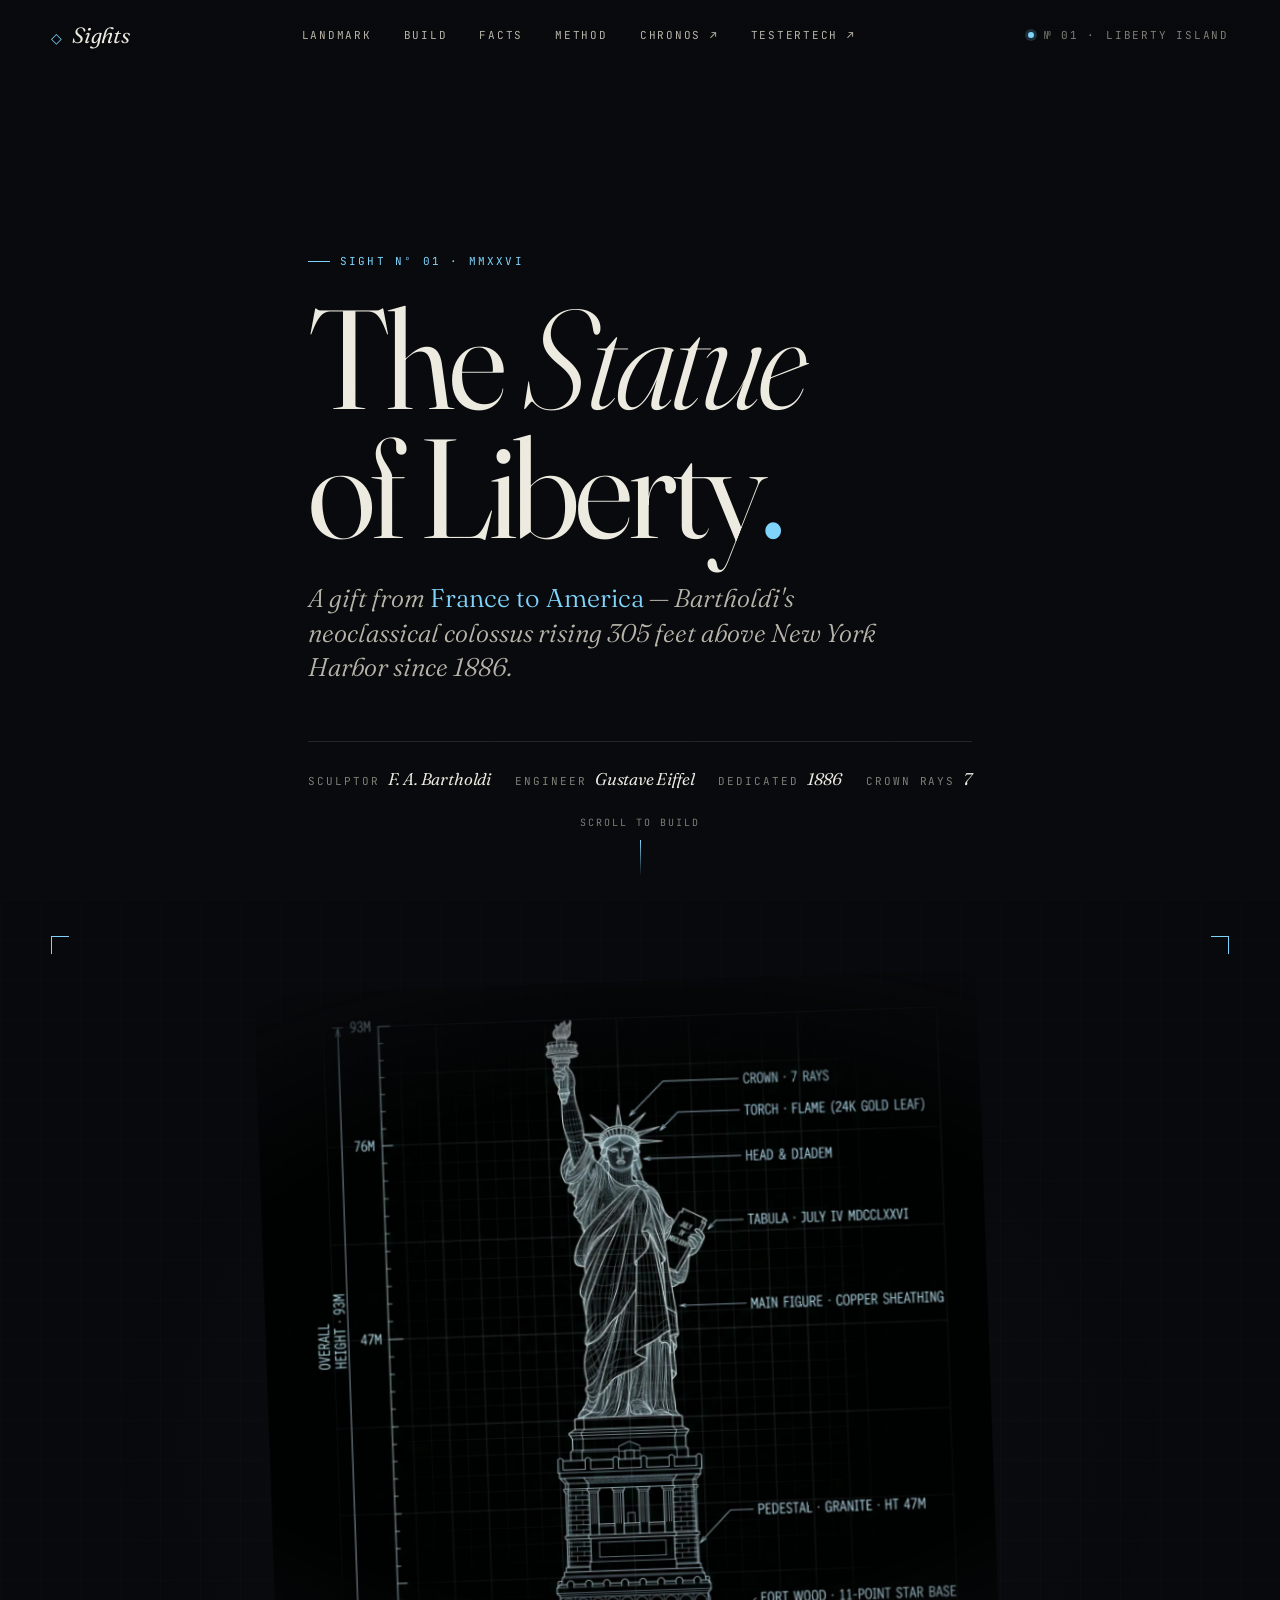
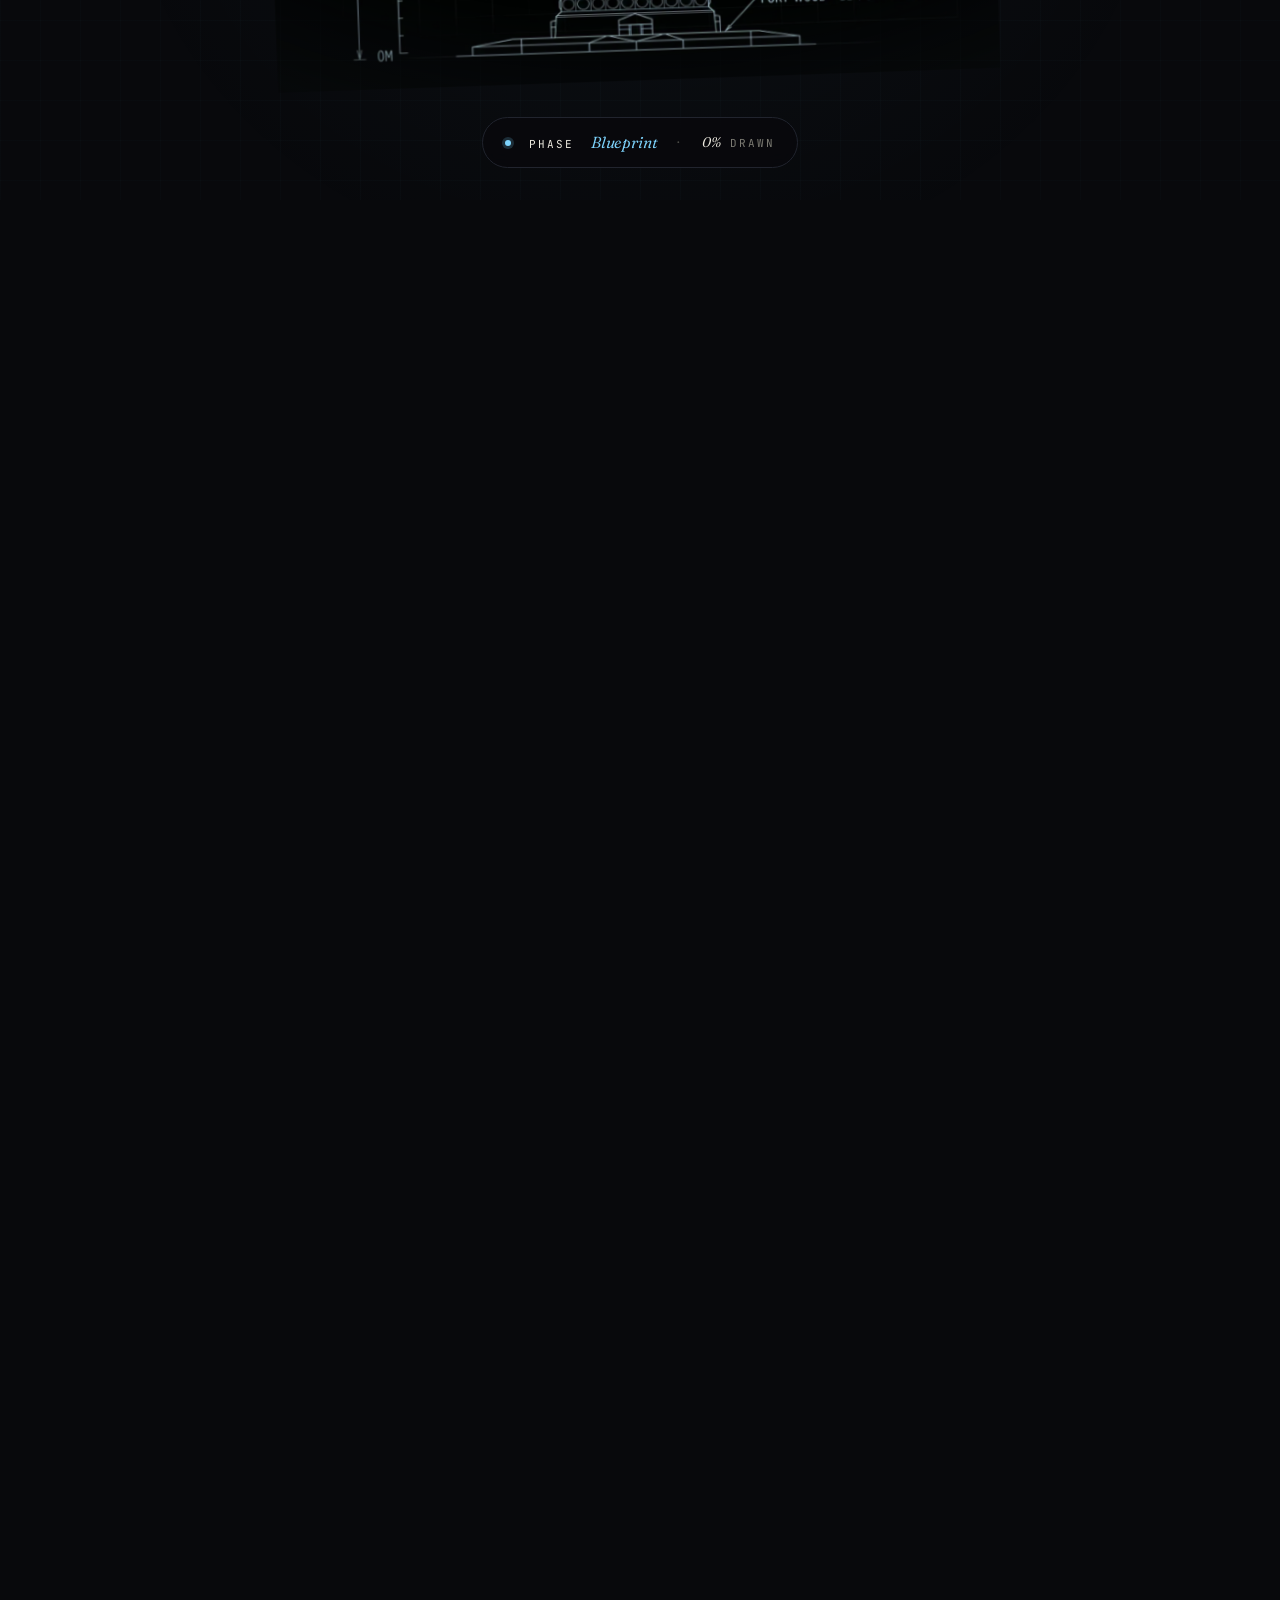
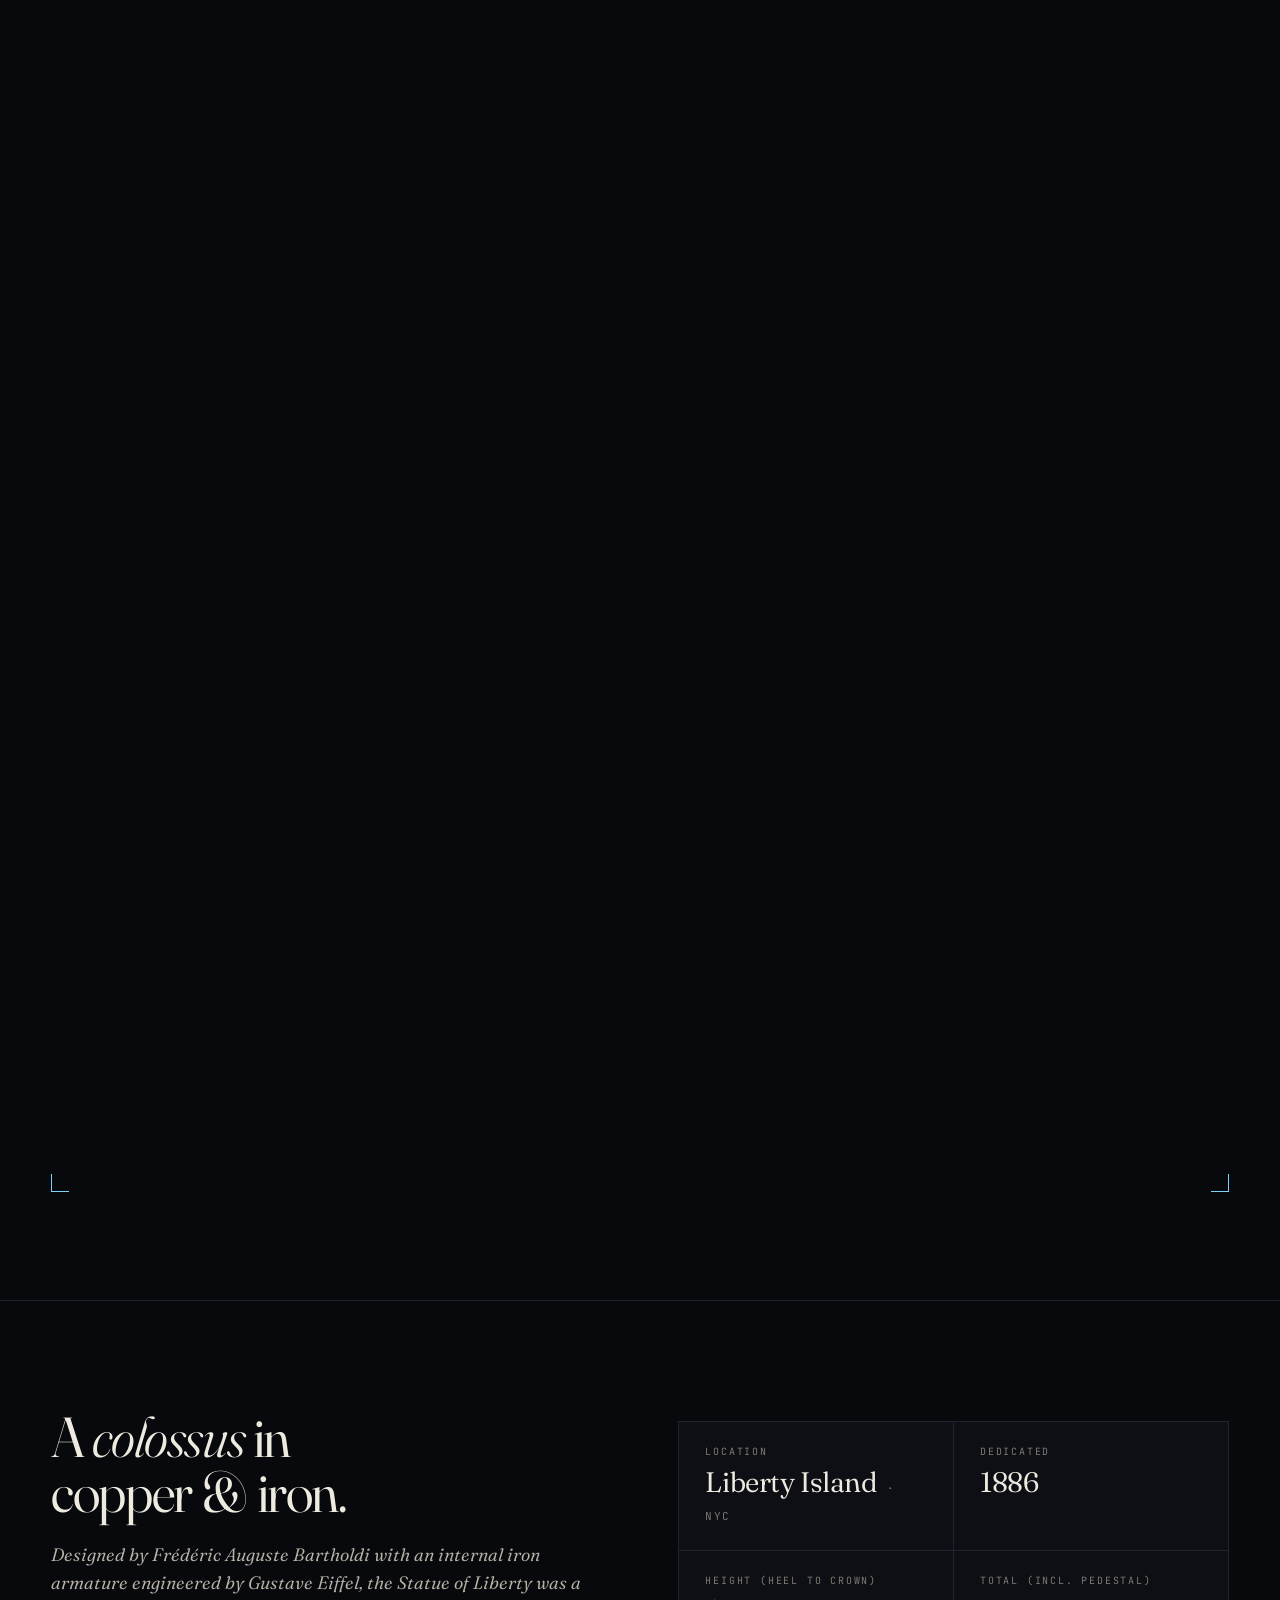
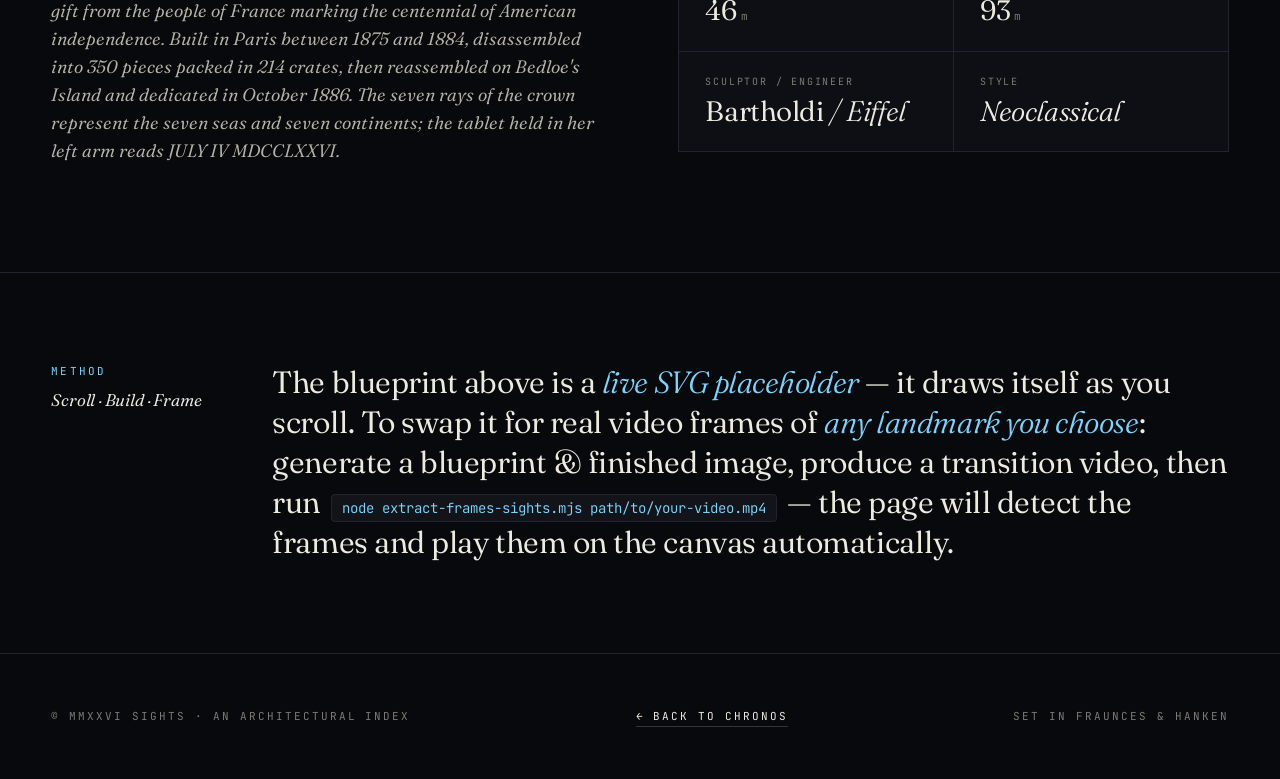
<file: Sights.html>
<!DOCTYPE html>
<html lang="en">
<head>
<meta charset="UTF-8" />
<meta name="viewport" content="width=device-width, initial-scale=1.0" />
<title>Sights — The Statue of Liberty</title>
<meta name="description" content="An architectural sights series. Scroll to watch a landmark draw itself from blueprint to silhouette. Sight Nº 01 — Liberty Enlightening the World." />

<link rel="preconnect" href="https://fonts.googleapis.com" />
<link rel="preconnect" href="https://fonts.gstatic.com" crossorigin />
<link href="https://fonts.googleapis.com/css2?family=Fraunces:ital,opsz,wght@0,9..144,300..600;1,9..144,300..600&family=Hanken+Grotesk:wght@300..700&family=JetBrains+Mono:wght@400..600&display=swap" rel="stylesheet" />

<link rel="stylesheet" href="css/sights.css" />
</head>
<body>

<div class="grain" aria-hidden="true"></div>

<!-- Top scroll-progress bar (§8 polish) -->
<div class="scroll-progress" id="scroll-progress" aria-hidden="true"></div>

<!-- Loading screen — shown while WebP frames batch-preload (§4) -->
<div class="loading" id="loading" aria-hidden="true">
  <div class="loading-inner">
    <span class="loading-eyebrow"><span class="tick"></span> Sights · Loading frames</span>
    <h2 class="loading-title">The <em>Statue</em> of Liberty<span class="dot">.</span></h2>
    <div class="loading-track"><span class="loading-fill" id="loading-bar"></span></div>
    <div class="loading-meta-row">
      <span id="loading-meta">0 / 0 frames</span>
      <span id="loading-pct">0%</span>
    </div>
  </div>
</div>

<!-- HEADER -->
<header class="sights-header" id="sights-header">
  <a href="Sights.html" class="sights-brand">
    <span class="mark">◇</span>
    <span><i>Sights</i></span>
  </a>
  <nav class="sights-nav" aria-label="Primary">
    <a href="#hero">Landmark</a>
    <a href="#stage">Build</a>
    <a href="#facts">Facts</a>
    <a href="#workflow">Method</a>
    <a href="index.html">Chronos&nbsp;↗</a>
    <a href="TesterTech.html">TesterTech&nbsp;↗</a>
  </nav>
  <div class="sights-meta">
    <span class="dot" aria-hidden="true"></span>
    <span>№ 01 ·</span>
    <span class="hide-sm">Liberty Island</span>
  </div>
</header>

<!-- HERO -->
<section class="hero" id="hero">
  <div class="wrap">
    <span class="hero-eyebrow"><span class="tick"></span> Sight Nº 01 · MMXXVI</span>

    <h1 class="hero-title">
      The <em>Statue</em><br>
      of Liberty<span class="dot">.</span>
    </h1>

    <p class="hero-sub">
      A gift from <em>France to America</em> — Bartholdi's neoclassical colossus rising 305 feet above New York Harbor since 1886.
    </p>

    <div class="hero-meta-strip">
      <span>Sculptor <strong>F. A. Bartholdi</strong></span>
      <span>Engineer <strong>Gustave Eiffel</strong></span>
      <span>Dedicated <strong>1886</strong></span>
      <span>Crown rays <strong><em>7</em></strong></span>
    </div>
  </div>

  <div class="hero-scroll-cue" aria-hidden="true">
    <span>Scroll to build</span>
    <span class="line"></span>
  </div>
</section>

<!-- FRAME STAGE — sticky animation player -->
<section class="stage-shell" id="stage">
  <span class="corner tl" aria-hidden="true"></span>
  <span class="corner tr" aria-hidden="true"></span>
  <span class="corner bl" aria-hidden="true"></span>
  <span class="corner br" aria-hidden="true"></span>

  <div class="stage">
    <!-- Canvas (used when extracted frames are present in frames/sights/) -->
    <div class="stage-canvas" id="stage-canvas" hidden>
      <canvas id="frame-canvas"></canvas>
    </div>

    <!-- SVG placeholder — scroll-drawn blueprint of the Statue of Liberty.
         Replaced by canvas the moment extracted frames exist in frames/sights/.
         (Anatomy matches Statue of Liberty/frame-start.html.) -->
    <div class="stage-svg" id="stage-svg">
      <svg viewBox="0 0 800 1000" preserveAspectRatio="xMidYMid meet" aria-label="Statue of Liberty blueprint">

        <!-- Grid registration marks -->
        <g class="grid-mark" aria-hidden="true">
          <line x1="40"  y1="960" x2="760" y2="960"/>
          <line x1="400" y1="40"  x2="400" y2="960"/>
          <line x1="120" y1="40"  x2="120" y2="960"/>
          <line x1="680" y1="40"  x2="680" y2="960"/>
          <line x1="40"  y1="160" x2="760" y2="160"/>
          <line x1="40"  y1="540" x2="760" y2="540"/>
        </g>

        <!-- Filled silhouette revealed via JS --solid-op -->
        <g class="silhouette">
          <path d="
            M 400 100
            L 380 100 L 372 112 L 376 130 L 382 140
            L 372 152 L 364 168 L 360 188 L 364 206 L 374 218 L 388 226
            L 388 250 L 382 260 L 374 268
            L 372 290 L 366 320 L 358 360 L 348 410 L 340 450
            L 332 490 L 326 530 L 322 560 L 320 590
            L 326 600 L 340 600
            L 350 610 L 356 624
            L 348 640 L 340 660
            L 330 690 L 318 710
            L 308 720 L 290 720
            L 282 712 L 278 700
            L 296 686 L 308 670 L 320 640 L 326 624
            L 320 624 L 310 628 L 296 624 L 290 614 L 290 600
            L 296 588 L 308 580 L 320 580
            L 320 540 L 322 500 L 324 460 L 326 420 L 326 380
            L 308 380 L 282 384 L 264 388 L 252 400 L 248 420 L 252 440 L 264 452 L 282 460 L 308 464 L 326 460
            L 326 740
            L 470 740 L 470 460 L 488 464 L 514 460 L 532 452 L 544 440 L 548 420 L 544 400 L 532 388 L 514 384 L 488 380 L 470 380
            L 470 420 L 472 460 L 474 500 L 476 540
            L 480 580 L 492 580 L 504 588 L 510 600 L 510 614 L 504 624 L 490 628 L 480 624 L 476 624
            L 484 640 L 496 670 L 510 686 L 522 700
            L 518 712 L 510 720 L 492 720
            L 482 710 L 470 690 L 460 660 L 452 640
            L 444 624 L 450 610 L 460 600 L 474 600 L 480 590
            L 478 560 L 474 530 L 468 490 L 460 450 L 452 410 L 442 360 L 434 320 L 428 290 L 426 268 L 418 260 L 412 250 L 412 226 L 426 218 L 436 206 L 440 188 L 436 168 L 428 152 L 418 140 L 424 130 L 428 112 L 420 100 Z

            M 400 740 L 320 740 L 326 760 L 474 760 L 480 740 Z
            M 320 760 L 480 760 L 480 840 L 320 840 Z
            M 300 840 L 500 840 L 500 880 L 300 880 Z
            M 270 880 L 530 880 L 530 920 L 270 920 Z

            M 400 226 L 388 226 L 388 250 L 412 250 L 412 226 Z
          "/>
        </g>

        <g class="blueprint" id="blueprint-path">

          <!-- Ground / water line -->
          <path d="M 40 920 L 760 920"/>

          <!-- Star fortification (Fort Wood base) — 11-pointed star simplified to wider pedestal -->
          <path d="M 270 920 L 270 880 L 530 880 L 530 920 Z"/>
          <path d="M 270 880 L 300 880 L 300 840 L 500 840 L 500 880 L 530 880"/>

          <!-- Main pedestal — tall rectangular block with vertical ribs -->
          <path d="M 320 840 L 320 760 L 480 760 L 480 840"/>
          <line x1="350" y1="840" x2="350" y2="760"/>
          <line x1="380" y1="840" x2="380" y2="760"/>
          <line x1="410" y1="840" x2="410" y2="760"/>
          <line x1="440" y1="840" x2="440" y2="760"/>

          <!-- Pedestal cap / cornice -->
          <path d="M 326 760 L 320 740 L 480 740 L 474 760"/>

          <!-- Robe / draped figure -->
          <!-- Outer drape lines, left side -->
          <path d="M 326 740 L 326 460 L 308 380 L 282 384 L 264 388"/>
          <!-- Outer drape lines, right side -->
          <path d="M 474 740 L 474 460 L 488 380 L 514 384 L 532 388"/>

          <!-- Interior fold lines on the robe -->
          <path d="M 350 740 L 360 600 L 366 480"/>
          <path d="M 380 740 L 386 600 L 392 460"/>
          <path d="M 420 740 L 414 600 L 408 460"/>
          <path d="M 450 740 L 442 600 L 434 480"/>

          <!-- Upper body / chest -->
          <path d="M 326 460 L 320 420 L 326 380"/>
          <path d="M 474 460 L 480 420 L 474 380"/>

          <!-- Left arm holding tablet — extends down/front -->
          <path d="M 326 420 L 296 470 L 282 540 L 288 580 L 312 600"/>
          <path d="M 312 600 L 320 600 L 320 580 L 308 570 L 296 560"/>
          <!-- Tablet -->
          <rect x="262" y="490" width="40" height="60"/>
          <line x1="270" y1="500" x2="296" y2="500"/>
          <line x1="270" y1="510" x2="296" y2="510"/>
          <line x1="270" y1="520" x2="296" y2="520"/>
          <line x1="270" y1="530" x2="296" y2="530"/>
          <line x1="270" y1="540" x2="296" y2="540"/>

          <!-- Right arm raised holding torch -->
          <path d="M 474 420 L 506 350 L 520 280 L 530 210 L 540 140"/>
          <path d="M 474 420 L 488 380"/>
          <!-- Torch handle -->
          <line x1="540" y1="140" x2="560" y2="100"/>
          <!-- Torch flame -->
          <path d="M 550 100 Q 555 80 560 70 Q 568 55 575 70 Q 582 60 580 80 Q 588 75 580 90 Q 575 100 565 100 Q 555 105 550 100 Z"/>

          <!-- Torso & neckline -->
          <path d="M 372 290 L 360 280 L 354 270"/>
          <path d="M 428 290 L 440 280 L 446 270"/>
          <!-- Neck -->
          <line x1="388" y1="260" x2="388" y2="226"/>
          <line x1="412" y1="260" x2="412" y2="226"/>

          <!-- Head -->
          <ellipse cx="400" cy="180" rx="32" ry="40"/>
          <!-- Face profile lines -->
          <line x1="400" y1="170" x2="396" y2="186"/>
          <line x1="392" y1="180" x2="408" y2="180"/>
          <path d="M 388 196 Q 400 200 412 196"/>

          <!-- Crown with 7 rays — central ray points up, six fan out -->
          <path d="M 400 140 L 400 80"/>
          <path d="M 392 140 L 380 90"/>
          <path d="M 408 140 L 420 90"/>
          <path d="M 384 144 L 360 100"/>
          <path d="M 416 144 L 440 100"/>
          <path d="M 376 152 L 340 120"/>
          <path d="M 424 152 L 460 120"/>
          <!-- Crown ring -->
          <path d="M 370 152 Q 400 158 430 152"/>

          <!-- Construction reference lines around the figure -->
          <line x1="120" y1="160" x2="368" y2="160"/>
          <line x1="432" y1="160" x2="680" y2="160"/>
          <line x1="120" y1="540" x2="280" y2="540"/>
          <line x1="520" y1="540" x2="680" y2="540"/>
          <line x1="120" y1="740" x2="320" y2="740"/>
          <line x1="480" y1="740" x2="680" y2="740"/>

        </g>

        <!-- Annotation labels (cyan, static) -->
        <text x="60"  y="156" font-family="JetBrains Mono, monospace" font-size="10" fill="#7DD3FC" letter-spacing="2">CROWN · 7 RAYS</text>
        <text x="690" y="156" font-family="JetBrains Mono, monospace" font-size="10" fill="#7DD3FC" letter-spacing="2" text-anchor="end">93 M ASL</text>
        <text x="60"  y="536" font-family="JetBrains Mono, monospace" font-size="10" fill="#7DD3FC" letter-spacing="2">TABLET · MDCCLXXVI</text>
        <text x="690" y="536" font-family="JetBrains Mono, monospace" font-size="10" fill="#7DD3FC" letter-spacing="2" text-anchor="end">TORCH · GILDED 1986</text>
        <text x="60"  y="736" font-family="JetBrains Mono, monospace" font-size="10" fill="#7DD3FC" letter-spacing="2">PEDESTAL · 47 M</text>
        <text x="690" y="736" font-family="JetBrains Mono, monospace" font-size="10" fill="#7DD3FC" letter-spacing="2" text-anchor="end">CU SHEET · 2.4 MM</text>
        <text x="400" y="956" font-family="JetBrains Mono, monospace" font-size="10" fill="#7DD3FC" letter-spacing="2" text-anchor="middle">FORT WOOD · 11-POINT STAR</text>

      </svg>
    </div>

    <div class="stage-loading" id="stage-loading">Loading frames…</div>

    <div class="stage-hud" id="stage-hud" aria-live="polite">
      <span class="dot"></span>
      <span class="phase">Phase <em id="hud-phase">Blueprint</em></span>
      <span style="color: var(--text-muted)">·</span>
      <span class="progress"><strong id="hud-pct">0%</strong> drawn</span>
    </div>

    <!-- Phase overlays — fade in/out at scroll-position ranges (set in js/sights.js OVERLAYS).
         Tells the Statue of Liberty's story across the build. -->

    <div class="overlay overlay-tl" id="overlay-1" aria-hidden="true">
      <span class="num">Nº 01 · MDCCCLXXV</span>
      <span class="title">Begun in <em>Paris</em></span>
      <p>Frédéric Auguste Bartholdi began sculpting <em>La Liberté éclairant le monde</em> in 1875. The full 46-metre figure was assembled and erected on a Parisian street while construction continued — visible above the rooftops of the 17th arrondissement for nearly a decade.</p>
    </div>

    <div class="overlay overlay-tr" id="overlay-2" aria-hidden="true">
      <span class="num">Nº 02 · Frame</span>
      <span class="title">Eiffel's <em>iron skeleton</em></span>
      <p>Inside the 2.4 mm copper skin: a wrought-iron pylon engineered by Gustave Eiffel — four tall posts braced by a hidden lattice that lets the entire statue flex up to 7 cm in a Hudson Bay storm without buckling.</p>
    </div>

    <div class="overlay overlay-bl" id="overlay-3" aria-hidden="true">
      <span class="num">Nº 03 · Crossing</span>
      <span class="title">350 pieces, 214 <em>crates</em></span>
      <p>Disassembled in Paris in 1885, the statue crossed the Atlantic aboard the French frigate <em>Isère</em> packed into 214 wooden crates. Reassembled on Bedloe's Island over four months and dedicated on the 28th of October, 1886.</p>
    </div>

    <div class="overlay overlay-br" id="overlay-4" aria-hidden="true">
      <span class="num">Nº 04 · Patina</span>
      <span class="title">Once copper, <em>now verdigris</em></span>
      <p>For her first 35 years she gleamed a brand-new copper orange. Oxidation set in around 1900 and by 1920 the entire surface had patinated to the iconic green — a 2.4-mm chemical reaction protecting the figure beneath for another century.</p>
    </div>

  </div>
</section>

<!-- FACTS -->
<section class="facts" id="facts">
  <div class="facts-inner">
    <div>
      <h2>A <em>colossus</em> in<br>copper &amp; iron.</h2>
      <p>Designed by Frédéric Auguste Bartholdi with an internal iron armature engineered by Gustave Eiffel, the Statue of Liberty was a gift from the people of France marking the centennial of American independence. Built in Paris between 1875 and 1884, disassembled into 350 pieces packed in 214 crates, then reassembled on Bedloe's Island and dedicated in October 1886. The seven rays of the crown represent the seven seas and seven continents; the tablet held in her left arm reads <em>JULY IV MDCCLXXVI</em>.</p>
    </div>
    <dl class="facts-grid">
      <div class="f"><dt>Location</dt><dd>Liberty Island <small>· NYC</small></dd></div>
      <div class="f"><dt>Dedicated</dt><dd>1886</dd></div>
      <div class="f"><dt>Height (heel to crown)</dt><dd>46<small>m</small></dd></div>
      <div class="f"><dt>Total (incl. pedestal)</dt><dd>93<small>m</small></dd></div>
      <div class="f"><dt>Sculptor / Engineer</dt><dd>Bartholdi <em>/ Eiffel</em></dd></div>
      <div class="f"><dt>Style</dt><dd><em>Neoclassical</em></dd></div>
    </dl>
  </div>
</section>

<!-- WORKFLOW — how this page becomes alive with a real video -->
<section class="workflow" id="workflow">
  <div class="workflow-inner">
    <aside class="workflow-eyebrow">
      <span>Method</span>
      <strong>Scroll · Build · Frame</strong>
    </aside>
    <p class="workflow-body">
      The blueprint above is a <em>live SVG placeholder</em> — it draws itself as you scroll.
      To swap it for real video frames of <em>any landmark you choose</em>: generate a blueprint
      &amp; finished image, produce a transition video, then run
      <code>node extract-frames-sights.mjs path/to/your-video.mp4</code> — the page will detect
      the frames and play them on the canvas automatically.
    </p>
  </div>
</section>

<!-- FOOTER -->
<footer class="sights-footer">
  <span>© MMXXVI Sights · An Architectural Index</span>
  <span><a href="index.html">← Back to Chronos</a></span>
  <span>Set in Fraunces &amp; Hanken</span>
</footer>

<script src="js/sights.js"></script>
</body>
</html>
</file>
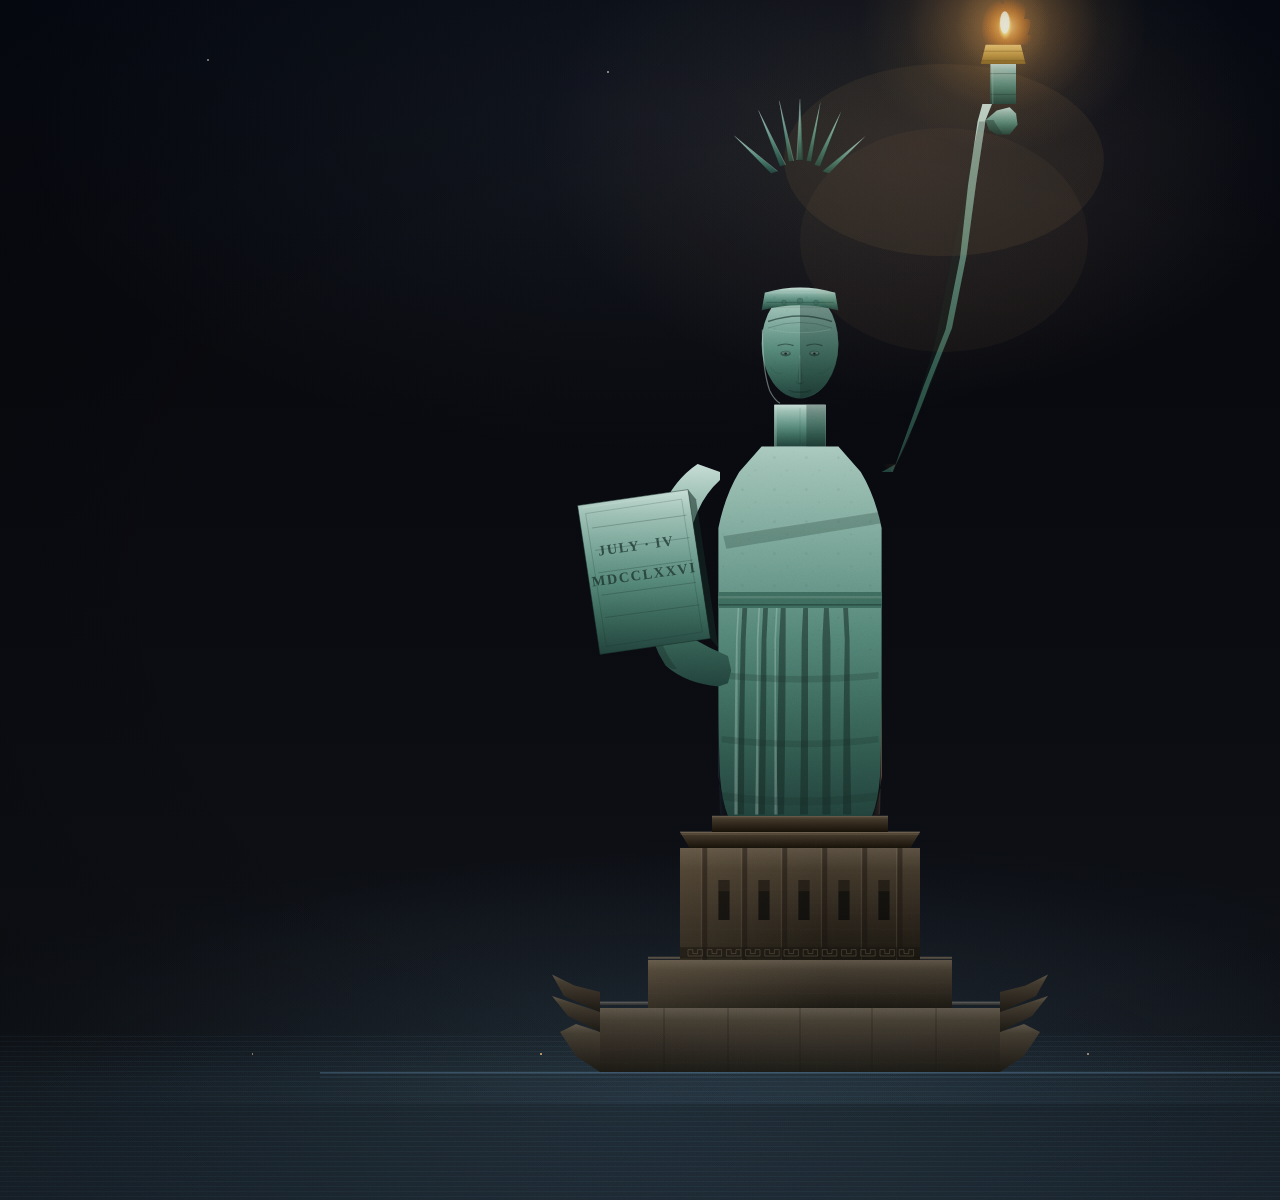
<file: Statue of Liberty/frame-end.html>
<!DOCTYPE html>
<html><head><meta charset="utf-8"><style>
  html, body { margin: 0; padding: 0; }
  body {
    width: 1600px; height: 1200px; position: relative; overflow: hidden;
    background:
      /* Warm torch glow upper-right */
      radial-gradient(ellipse 50% 35% at 72% 12%, rgba(255,200,140,0.10) 0%, transparent 60%),
      /* Cool moon/sky glow center-top */
      radial-gradient(ellipse 70% 40% at 50% 10%, rgba(180,210,235,0.06) 0%, transparent 70%),
      /* Harbor mist at base */
      radial-gradient(ellipse 90% 30% at 50% 92%, rgba(125,180,200,0.10) 0%, transparent 70%),
      /* Vertical sky gradient: deep navy → near-black */
      linear-gradient(180deg, #060A14 0%, #08090E 30%, #0A0C12 60%, #0E1116 90%, #161A20 100%);
  }
  /* Star field */
  body::before {
    content: ""; position: absolute; inset: 0;
    background-image:
      radial-gradient(1px 1px at 4%  3%, rgba(237,234,224,0.45) 50%, transparent 50%),
      radial-gradient(1px 1px at 9%  8%, rgba(237,234,224,0.3) 50%, transparent 50%),
      radial-gradient(2px 2px at 13% 5%, rgba(237,234,224,0.55) 50%, transparent 50%),
      radial-gradient(1px 1px at 18% 12%, rgba(237,234,224,0.3) 50%, transparent 50%),
      radial-gradient(1px 1px at 22% 4%, rgba(237,234,224,0.4) 50%, transparent 50%),
      radial-gradient(1px 1px at 27% 9%, rgba(237,234,224,0.3) 50%, transparent 50%),
      radial-gradient(1px 1px at 32% 14%, rgba(237,234,224,0.35) 50%, transparent 50%),
      radial-gradient(2px 2px at 38% 6%, rgba(237,234,224,0.55) 50%, transparent 50%),
      radial-gradient(1px 1px at 43% 11%, rgba(237,234,224,0.3) 50%, transparent 50%),
      radial-gradient(1px 1px at 47% 3%, rgba(237,234,224,0.4) 50%, transparent 50%),
      radial-gradient(1px 1px at 53% 8%, rgba(237,234,224,0.35) 50%, transparent 50%),
      radial-gradient(1px 1px at 59% 13%, rgba(237,234,224,0.3) 50%, transparent 50%),
      radial-gradient(2px 2px at 63% 5%, rgba(237,234,224,0.5) 50%, transparent 50%),
      radial-gradient(1px 1px at 68% 10%, rgba(237,234,224,0.3) 50%, transparent 50%),
      radial-gradient(1px 1px at 76% 4%, rgba(237,234,224,0.4) 50%, transparent 50%),
      radial-gradient(1px 1px at 81% 9%, rgba(237,234,224,0.3) 50%, transparent 50%),
      radial-gradient(1px 1px at 85% 14%, rgba(237,234,224,0.35) 50%, transparent 50%),
      radial-gradient(1px 1px at 91% 6%, rgba(237,234,224,0.5) 50%, transparent 50%),
      radial-gradient(1px 1px at 95% 11%, rgba(237,234,224,0.3) 50%, transparent 50%),
      radial-gradient(1px 1px at 7%  18%, rgba(237,234,224,0.25) 50%, transparent 50%),
      radial-gradient(1px 1px at 24% 22%, rgba(237,234,224,0.2) 50%, transparent 50%),
      radial-gradient(1px 1px at 56% 18%, rgba(237,234,224,0.25) 50%, transparent 50%),
      radial-gradient(1px 1px at 92% 22%, rgba(237,234,224,0.25) 50%, transparent 50%);
  }
  .stage {
    position: absolute; inset: 0;
    display: flex; align-items: center; justify-content: center;
    z-index: 2;
  }
  svg { width: 100%; height: 100%; display: block; }
  /* Distant city light suggestion on horizon */
  .horizon-lights {
    position: absolute; bottom: 12%; left: 5%; right: 5%;
    height: 4px;
    background:
      radial-gradient(1.5px 1.5px at 12% 50%, rgba(255,210,140,0.6) 50%, transparent 50%),
      radial-gradient(1px 1px at 22% 50%, rgba(255,210,140,0.5) 50%, transparent 50%),
      radial-gradient(2px 2px at 32% 50%, rgba(255,200,130,0.7) 50%, transparent 50%),
      radial-gradient(1px 1px at 42% 50%, rgba(255,220,160,0.5) 50%, transparent 50%),
      radial-gradient(1.5px 1.5px at 70% 50%, rgba(255,210,140,0.6) 50%, transparent 50%),
      radial-gradient(1px 1px at 78% 50%, rgba(255,200,130,0.5) 50%, transparent 50%),
      radial-gradient(2px 2px at 86% 50%, rgba(255,220,160,0.7) 50%, transparent 50%);
    z-index: 1;
  }
  /* Water reflection texture */
  .water {
    position: absolute; bottom: 0; left: 0; right: 0; height: 14%;
    background:
      linear-gradient(180deg, transparent 0%, rgba(80,130,160,0.10) 30%, rgba(50,90,120,0.20) 100%);
    z-index: 1;
  }
  .water::before {
    content: ""; position: absolute; inset: 0;
    background-image:
      repeating-linear-gradient(180deg, transparent 0px, transparent 4px, rgba(125,200,230,0.05) 4px, rgba(125,200,230,0.05) 5px);
  }
  /* Atmospheric haze at base */
  .haze {
    position: absolute; left: 0; right: 0;
    bottom: 8%; height: 32%;
    background: radial-gradient(ellipse 70% 100% at 50% 100%, rgba(125,180,220,0.08) 0%, transparent 70%);
    z-index: 2; pointer-events: none;
  }
  /* Film grain */
  .grain {
    position: absolute; inset: 0; pointer-events: none;
    opacity: 0.12; mix-blend-mode: overlay; z-index: 4;
    background-image: url("data:image/svg+xml;utf8,<svg xmlns='http://www.w3.org/2000/svg' width='200' height='200'><filter id='n'><feTurbulence type='fractalNoise' baseFrequency='0.85' numOctaves='2' stitchTiles='stitch'/><feColorMatrix values='0 0 0 0 0.85  0 0 0 0 0.92  0 0 0 0 1  0 0 0 0.6 0'/></filter><rect width='100%25' height='100%25' filter='url(%23n)'/></svg>");
  }
  /* Subtle vignette */
  .vignette {
    position: absolute; inset: 0; pointer-events: none; z-index: 3;
    background: radial-gradient(ellipse 90% 90% at 50% 50%, transparent 40%, rgba(0,0,0,0.45) 100%);
  }
</style></head>
<body>
  <div class="horizon-lights"></div>

  <div class="stage">
    <svg viewBox="0 0 1200 1500" preserveAspectRatio="xMidYMid meet">
      <defs>
        <!-- VERDIGRIS — multi-stop copper-patina gradient -->
        <linearGradient id="patina" x1="0%" y1="0%" x2="0%" y2="100%">
          <stop offset="0%"   stop-color="#C5DCD4"/>
          <stop offset="15%"  stop-color="#9CBFB3"/>
          <stop offset="35%"  stop-color="#76A395"/>
          <stop offset="55%"  stop-color="#558677"/>
          <stop offset="75%"  stop-color="#3A6759"/>
          <stop offset="100%" stop-color="#21413A"/>
        </linearGradient>
        <!-- Side-lit verdigris (darker, for the body's left side which is in shadow) -->
        <linearGradient id="patina-side" x1="0%" y1="0%" x2="100%" y2="0%">
          <stop offset="0%"   stop-color="rgba(20,40,35,0.55)"/>
          <stop offset="60%"  stop-color="rgba(20,40,35,0)"/>
          <stop offset="100%" stop-color="rgba(20,40,35,0)"/>
        </linearGradient>
        <!-- Warm rim light from right (torch direction) -->
        <linearGradient id="rim-warm" x1="0%" y1="0%" x2="100%" y2="0%">
          <stop offset="0%"   stop-color="rgba(255,180,110,0)"/>
          <stop offset="75%"  stop-color="rgba(255,190,130,0.18)"/>
          <stop offset="95%"  stop-color="rgba(255,200,140,0.55)"/>
          <stop offset="100%" stop-color="rgba(255,210,160,0.85)"/>
        </linearGradient>
        <!-- Cool rim light from left (moonlight/harbor) -->
        <linearGradient id="rim-cool" x1="100%" y1="0%" x2="0%" y2="0%">
          <stop offset="0%"   stop-color="rgba(140,180,220,0)"/>
          <stop offset="75%"  stop-color="rgba(140,200,230,0.10)"/>
          <stop offset="100%" stop-color="rgba(160,210,240,0.40)"/>
        </linearGradient>
        <!-- Stone gradient for pedestal -->
        <linearGradient id="stone" x1="0%" y1="0%" x2="0%" y2="100%">
          <stop offset="0%"   stop-color="#5A4F40"/>
          <stop offset="20%"  stop-color="#403628"/>
          <stop offset="60%"  stop-color="#2B2218"/>
          <stop offset="100%" stop-color="#161108"/>
        </linearGradient>
        <linearGradient id="stone-light" x1="0%" y1="0%" x2="100%" y2="0%">
          <stop offset="0%"   stop-color="rgba(140,120,90,0.35)"/>
          <stop offset="60%"  stop-color="rgba(140,120,90,0)"/>
        </linearGradient>
        <!-- Torch flame gradients -->
        <radialGradient id="flame-outer" cx="50%" cy="65%" r="55%">
          <stop offset="0%"   stop-color="rgba(255,220,150,0.95)"/>
          <stop offset="50%"  stop-color="rgba(255,160,60,0.55)"/>
          <stop offset="100%" stop-color="rgba(255,120,30,0)"/>
        </radialGradient>
        <radialGradient id="flame-core" cx="50%" cy="58%" r="38%">
          <stop offset="0%"   stop-color="#FFFCEC"/>
          <stop offset="60%"  stop-color="rgba(255,232,140,0.9)"/>
          <stop offset="100%" stop-color="rgba(255,200,80,0)"/>
        </radialGradient>
        <radialGradient id="flame-halo" cx="50%" cy="50%" r="50%">
          <stop offset="0%"   stop-color="rgba(255,180,90,0.40)"/>
          <stop offset="50%"  stop-color="rgba(255,180,90,0.15)"/>
          <stop offset="100%" stop-color="rgba(255,180,90,0)"/>
        </radialGradient>
        <!-- Gold leaf gradient for torch bowl + flame base -->
        <linearGradient id="gold" x1="0%" y1="0%" x2="0%" y2="100%">
          <stop offset="0%"   stop-color="#F0CC78"/>
          <stop offset="50%"  stop-color="#C99E48"/>
          <stop offset="100%" stop-color="#8A6928"/>
        </linearGradient>

        <!-- Patina spot pattern for texture -->
        <pattern id="patinaSpots" x="0" y="0" width="40" height="40" patternUnits="userSpaceOnUse">
          <circle cx="8" cy="12" r="2" fill="rgba(60,90,80,0.18)"/>
          <circle cx="24" cy="28" r="1.5" fill="rgba(60,90,80,0.15)"/>
          <circle cx="32" cy="6" r="1" fill="rgba(80,110,100,0.15)"/>
          <circle cx="16" cy="34" r="1.2" fill="rgba(60,90,80,0.12)"/>
        </pattern>
        <!-- Stone texture pattern -->
        <pattern id="stoneTex" x="0" y="0" width="50" height="50" patternUnits="userSpaceOnUse">
          <rect x="0" y="0" width="50" height="50" fill="none"/>
          <line x1="0" y1="12" x2="50" y2="11" stroke="rgba(80,70,55,0.12)" stroke-width="0.5"/>
          <line x1="0" y1="28" x2="50" y2="29" stroke="rgba(80,70,55,0.10)" stroke-width="0.5"/>
          <line x1="0" y1="42" x2="50" y2="41" stroke="rgba(80,70,55,0.12)" stroke-width="0.5"/>
          <line x1="20" y1="0" x2="22" y2="50" stroke="rgba(60,50,40,0.08)" stroke-width="0.4"/>
          <line x1="42" y1="0" x2="40" y2="50" stroke="rgba(60,50,40,0.08)" stroke-width="0.4"/>
        </pattern>
      </defs>

      <!-- HORIZON / SEA LINE -->
      <rect x="0" y="1340" width="1200" height="2" fill="rgba(125,180,220,0.30)"/>
      <rect x="0" y="1346" width="1200" height="1" fill="rgba(125,180,220,0.15)"/>

      <!-- Torch flame glow halo (background) -->
      <ellipse cx="854" cy="30" rx="180" ry="160" fill="url(#flame-halo)" opacity="0.7"/>
      <ellipse cx="854" cy="30" rx="120" ry="110" fill="url(#flame-halo)" opacity="0.9"/>

      <!-- ============================================ -->
      <!-- FORT WOOD STAR BASE -->
      <!-- Main rectangle of star fort -->
      <rect x="350" y="1260" width="500" height="80" fill="url(#stone)"/>
      <rect x="350" y="1260" width="500" height="80" fill="url(#stoneTex)"/>
      <!-- Star points -->
      <polygon points="350,1340 320,1320 300,1290 320,1280 350,1290" fill="url(#stone)"/>
      <polygon points="350,1290 310,1270 290,1245 320,1255 350,1265" fill="url(#stone)"/>
      <polygon points="350,1265 305,1245 290,1218 318,1232 350,1240" fill="url(#stone)"/>
      <polygon points="850,1340 880,1320 900,1290 880,1280 850,1290" fill="url(#stone)"/>
      <polygon points="850,1290 890,1270 910,1245 880,1255 850,1265" fill="url(#stone)"/>
      <polygon points="850,1265 895,1245 910,1218 882,1232 850,1240" fill="url(#stone)"/>
      <!-- Top trim molding on fort -->
      <rect x="350" y="1252" width="500" height="4" fill="rgba(80,70,55,0.6)"/>
      <!-- Bastion vertical ribs (subtle shadow lines) -->
      <g stroke="rgba(20,15,10,0.6)" stroke-width="0.8">
        <line x1="430" y1="1260" x2="430" y2="1340"/>
        <line x1="510" y1="1260" x2="510" y2="1340"/>
        <line x1="600" y1="1260" x2="600" y2="1340"/>
        <line x1="690" y1="1260" x2="690" y2="1340"/>
        <line x1="770" y1="1260" x2="770" y2="1340"/>
      </g>
      <!-- Rim light on top edge of fort -->
      <rect x="350" y="1252" width="500" height="2" fill="rgba(180,200,220,0.18)"/>

      <!-- ============================================ -->
      <!-- PEDESTAL — multi-tier Hunt's design -->
      <!-- Lower tier (transition platform) -->
      <rect x="410" y="1200" width="380" height="60" fill="url(#stone)"/>
      <rect x="410" y="1200" width="380" height="60" fill="url(#stoneTex)"/>
      <rect x="410" y="1200" width="380" height="60" fill="url(#stone-light)" opacity="0.6"/>
      <!-- Top molding -->
      <rect x="410" y="1196" width="380" height="3" fill="rgba(120,100,75,0.5)"/>
      <rect x="410" y="1196" width="380" height="1" fill="rgba(200,180,150,0.18)"/>

      <!-- Main pedestal body -->
      <rect x="450" y="1060" width="300" height="140" fill="url(#stone)"/>
      <rect x="450" y="1060" width="300" height="140" fill="url(#stoneTex)"/>
      <!-- Side gradient — light on left -->
      <rect x="450" y="1060" width="300" height="140" fill="url(#stone-light)" opacity="0.55"/>

      <!-- Pilasters (vertical columns) -->
      <g fill="rgba(20,15,10,0.45)">
        <rect x="478" y="1060" width="6" height="140"/>
        <rect x="528" y="1060" width="6" height="140"/>
        <rect x="578" y="1060" width="6" height="140"/>
        <rect x="628" y="1060" width="6" height="140"/>
        <rect x="678" y="1060" width="6" height="140"/>
        <rect x="722" y="1060" width="6" height="140"/>
      </g>
      <!-- Pilaster highlight edges -->
      <g fill="rgba(180,160,130,0.18)">
        <rect x="476" y="1060" width="1" height="140"/>
        <rect x="526" y="1060" width="1" height="140"/>
        <rect x="576" y="1060" width="1" height="140"/>
        <rect x="626" y="1060" width="1" height="140"/>
        <rect x="676" y="1060" width="1" height="140"/>
        <rect x="720" y="1060" width="1" height="140"/>
      </g>

      <!-- Niche windows (recessed openings) -->
      <g fill="rgba(0,0,0,0.65)">
        <rect x="498" y="1100" width="14" height="50"/>
        <rect x="548" y="1100" width="14" height="50"/>
        <rect x="598" y="1100" width="14" height="50"/>
        <rect x="648" y="1100" width="14" height="50"/>
        <rect x="698" y="1100" width="14" height="50"/>
      </g>
      <!-- Niche inner glow (suggesting interior light) -->
      <g fill="rgba(255,200,140,0.06)">
        <rect x="498" y="1100" width="14" height="14"/>
        <rect x="548" y="1100" width="14" height="14"/>
        <rect x="598" y="1100" width="14" height="14"/>
        <rect x="648" y="1100" width="14" height="14"/>
        <rect x="698" y="1100" width="14" height="14"/>
      </g>

      <!-- Greek key / meander band at bottom of pedestal -->
      <rect x="450" y="1184" width="300" height="14" fill="rgba(20,15,10,0.55)"/>
      <g stroke="rgba(140,120,90,0.4)" stroke-width="1" fill="none">
        <path d="M 460 1187 L 466 1187 L 466 1192 L 472 1192 L 472 1187 L 478 1187 L 478 1195 L 460 1195 Z"/>
        <path d="M 484 1187 L 490 1187 L 490 1192 L 496 1192 L 496 1187 L 502 1187 L 502 1195 L 484 1195 Z"/>
        <path d="M 508 1187 L 514 1187 L 514 1192 L 520 1192 L 520 1187 L 526 1187 L 526 1195 L 508 1195 Z"/>
        <path d="M 532 1187 L 538 1187 L 538 1192 L 544 1192 L 544 1187 L 550 1187 L 550 1195 L 532 1195 Z"/>
        <path d="M 556 1187 L 562 1187 L 562 1192 L 568 1192 L 568 1187 L 574 1187 L 574 1195 L 556 1195 Z"/>
        <path d="M 580 1187 L 586 1187 L 586 1192 L 592 1192 L 592 1187 L 598 1187 L 598 1195 L 580 1195 Z"/>
        <path d="M 604 1187 L 610 1187 L 610 1192 L 616 1192 L 616 1187 L 622 1187 L 622 1195 L 604 1195 Z"/>
        <path d="M 628 1187 L 634 1187 L 634 1192 L 640 1192 L 640 1187 L 646 1187 L 646 1195 L 628 1195 Z"/>
        <path d="M 652 1187 L 658 1187 L 658 1192 L 664 1192 L 664 1187 L 670 1187 L 670 1195 L 652 1195 Z"/>
        <path d="M 676 1187 L 682 1187 L 682 1192 L 688 1192 L 688 1187 L 694 1187 L 694 1195 L 676 1195 Z"/>
        <path d="M 700 1187 L 706 1187 L 706 1192 L 712 1192 L 712 1187 L 718 1187 L 718 1195 L 700 1195 Z"/>
        <path d="M 724 1187 L 730 1187 L 730 1192 L 736 1192 L 736 1187 L 742 1187 L 742 1195 L 724 1195 Z"/>
      </g>

      <!-- Pedestal cornice (top molding) -->
      <path d="M 462 1060 L 450 1040 L 750 1040 L 738 1060 Z" fill="url(#stone)"/>
      <path d="M 462 1060 L 450 1040 L 750 1040 L 738 1060 Z" fill="url(#stoneTex)"/>
      <!-- Cornice top highlight -->
      <line x1="450" y1="1040" x2="750" y2="1040" stroke="rgba(180,160,130,0.4)" stroke-width="1.5"/>
      <line x1="450" y1="1043" x2="750" y2="1043" stroke="rgba(180,160,130,0.2)" stroke-width="0.8"/>

      <!-- Plinth (small platform for statue feet) -->
      <rect x="490" y="1020" width="220" height="20" fill="url(#stone)"/>
      <line x1="490" y1="1020" x2="710" y2="1020" stroke="rgba(180,160,130,0.3)" stroke-width="1"/>

      <!-- ============================================ -->
      <!-- ROBE -->
      <!-- Main robe shape -->
      <path fill="url(#patina)" d="
        M 510 1020
        Q 502 1000 500 970
        Q 498 920 498 860
        L 498 760
        L 498 660
        Q 506 620 524 590
        L 552 558
        L 568 558
        L 568 506
        L 632 506
        L 632 558
        L 648 558
        L 676 590
        Q 694 620 702 660
        L 702 760
        L 702 860
        Q 702 920 700 970
        Q 698 1000 690 1020
        Z"/>

      <!-- Patina texture overlay -->
      <path opacity="0.5" fill="url(#patinaSpots)" d="
        M 510 1020
        Q 502 1000 500 970
        Q 498 920 498 860
        L 498 760
        L 498 660
        Q 506 620 524 590
        L 552 558
        L 648 558
        L 676 590
        Q 694 620 702 660
        L 702 760
        L 702 860
        Q 702 920 700 970
        Q 698 1000 690 1020
        Z"/>

      <!-- Vertical drapery folds (deep shadows) -->
      <g fill="rgba(20,40,35,0.55)">
        <path d="M 530 1018 Q 530 900 532 800 L 534 760 L 528 760 L 526 800 Q 524 900 522 1018 Z"/>
        <path d="M 556 1018 Q 558 900 558 800 L 560 760 L 554 760 L 552 800 Q 550 900 548 1018 Z"/>
        <path d="M 580 1018 Q 582 900 582 800 L 582 760 L 576 760 L 574 800 Q 572 900 570 1018 Z"/>
        <path d="M 610 1018 Q 610 900 610 800 L 610 760 L 604 760 L 602 800 Q 602 900 600 1018 Z"/>
        <path d="M 638 1018 Q 638 900 638 800 L 636 760 L 630 760 L 628 800 Q 628 900 628 1018 Z"/>
        <path d="M 664 1018 Q 662 900 662 800 L 660 760 L 654 760 L 656 800 Q 654 900 654 1018 Z"/>
      </g>

      <!-- Highlight on fold edges (left side, light source from upper-left) -->
      <g fill="rgba(197,220,212,0.30)">
        <path d="M 518 1018 Q 518 900 520 800 L 522 760 L 524 760 L 522 800 Q 522 900 522 1018 Z"/>
        <path d="M 544 1018 Q 546 900 546 800 L 548 760 L 550 760 L 548 800 Q 548 900 548 1018 Z"/>
        <path d="M 568 1018 Q 568 900 568 800 L 570 760 L 572 760 L 570 800 Q 570 900 572 1018 Z"/>
      </g>

      <!-- Horizontal robe cross-folds (subtle) -->
      <g fill="rgba(20,40,35,0.20)">
        <path d="M 502 990 Q 600 1004 698 990 L 698 1000 Q 600 1014 502 1000 Z"/>
        <path d="M 502 920 Q 600 932 698 920 L 698 928 Q 600 940 502 928 Z"/>
        <path d="M 502 840 Q 600 850 698 840 L 698 848 Q 600 858 502 848 Z"/>
      </g>

      <!-- Belt / sash band at waist -->
      <rect x="498" y="740" width="204" height="20" fill="#3D6B5D"/>
      <rect x="498" y="745" width="204" height="3" fill="rgba(180,200,190,0.18)"/>
      <rect x="498" y="755" width="204" height="2" fill="rgba(20,40,35,0.45)"/>

      <!-- Diagonal sash band over torso -->
      <path d="M 504 670 L 698 640 L 702 654 L 508 686 Z" fill="rgba(20,40,35,0.25)"/>
      <path d="M 504 670 L 698 640" stroke="rgba(180,200,190,0.18)" stroke-width="0.8"/>

      <!-- ============================================ -->
      <!-- LEFT ARM HOLDING TABLET -->
      <path fill="url(#patina)" d="
        M 500 590
        L 472 580
        Q 442 600 425 640
        L 410 720
        L 410 770
        Q 414 805 432 832
        Q 458 855 498 858
        L 510 854
        L 514 838
        L 510 820
        L 488 810
        L 466 798
        L 446 778
        L 438 750
        L 442 720
        L 452 686
        L 468 650
        Q 478 620 500 600
        Z"/>
      <!-- Arm shadow -->
      <path fill="rgba(20,40,35,0.35)" d="M 410 720 L 410 770 Q 414 805 432 832 Q 442 838 446 836 Q 432 818 426 800 L 422 770 L 424 720 Z"/>

      <!-- TABLET (held diagonally) -->
      <path d="M 322 632 L 460 612 L 488 798 L 350 818 Z" fill="url(#patina)" stroke="rgba(20,40,35,0.5)" stroke-width="1.2"/>
      <!-- Tablet thickness (right edge) -->
      <path d="M 460 612 L 470 624 L 498 810 L 488 798 Z" fill="rgba(20,40,35,0.55)"/>
      <!-- Tablet inner border -->
      <path d="M 332 642 L 452 624 L 478 790 L 358 808 Z" fill="none" stroke="rgba(20,40,35,0.4)" stroke-width="0.6"/>
      <!-- Inscription lines -->
      <g stroke="rgba(20,40,35,0.45)" stroke-width="0.7" fill="none">
        <line x1="340" y1="660" x2="458" y2="644"/>
        <line x1="344" y1="688" x2="462" y2="672"/>
        <line x1="348" y1="716" x2="466" y2="700"/>
        <line x1="352" y1="744" x2="470" y2="728"/>
        <line x1="356" y1="772" x2="474" y2="756"/>
      </g>
      <!-- Tablet inscription -->
      <g style="font-family: 'Times New Roman', serif; font-weight: bold; fill: rgba(20,40,35,0.7);">
        <text x="396" y="688" font-size="18" letter-spacing="2" text-anchor="middle" transform="rotate(-8 396 688)">JULY · IV</text>
        <text x="406" y="724" font-size="18" letter-spacing="2" text-anchor="middle" transform="rotate(-8 406 724)">MDCCLXXVI</text>
      </g>
      <!-- Light highlight along top edge of tablet -->
      <line x1="328" y1="635" x2="458" y2="616" stroke="rgba(197,220,212,0.4)" stroke-width="1.2"/>

      <!-- ============================================ -->
      <!-- RIGHT ARM RAISED -->
      <path fill="url(#patina)" d="
        M 702 590
        L 720 580
        Q 740 540 762 480
        L 790 410
        L 808 320
        L 820 230
        L 832 150
        L 840 130
        L 828 130
        L 822 152
        L 810 232
        L 800 322
        L 782 412
        L 754 484
        Q 734 540 716 590
        Z"/>
      <!-- Arm interior shadow -->
      <path fill="rgba(20,40,35,0.3)" d="M 716 590 Q 728 562 738 530 L 768 432 L 790 320 L 814 200 L 824 152 L 832 152 L 820 232 L 808 322 L 790 412 L 762 484 Q 740 540 720 580 Z"/>
      <!-- Hand gripping torch -->
      <path fill="url(#patina)" d="M 832 150 L 846 138 L 862 134 L 870 142 L 872 156 L 862 168 L 846 168 L 836 162 Z"/>
      <path fill="rgba(20,40,35,0.4)" d="M 832 150 L 836 162 L 846 168 L 854 168 Q 846 158 842 150 Z"/>

      <!-- ============================================ -->
      <!-- TORCH -->
      <!-- Torch shaft -->
      <rect x="838" y="80" width="32" height="50" fill="url(#patina)"/>
      <!-- Shaft decorative bands -->
      <line x1="838" y1="92" x2="870" y2="92" stroke="rgba(20,40,35,0.5)" stroke-width="0.8"/>
      <line x1="838" y1="118" x2="870" y2="118" stroke="rgba(20,40,35,0.5)" stroke-width="0.8"/>
      <!-- Shaft highlight -->
      <line x1="841" y1="80" x2="841" y2="130" stroke="rgba(197,220,212,0.35)" stroke-width="1"/>

      <!-- Torch BOWL (gold leaf) -->
      <path d="M 826 80 L 832 56 L 876 56 L 882 80 Z" fill="url(#gold)"/>
      <!-- Bowl decoration -->
      <line x1="826" y1="64" x2="882" y2="64" stroke="rgba(80,55,15,0.5)" stroke-width="0.8"/>
      <line x1="826" y1="76" x2="882" y2="76" stroke="rgba(80,55,15,0.5)" stroke-width="0.8"/>

      <!-- FLAME (multi-layer) -->
      <!-- Outer halo -->
      <ellipse cx="854" cy="32" rx="58" ry="70" fill="url(#flame-halo)" opacity="0.55"/>
      <!-- Outer flame -->
      <path fill="url(#flame-outer)" d="
        M 832 56
        Q 822 28 836 8
        Q 844 -8 854 6
        Q 860 -20 868 0
        Q 872 -14 876 4
        Q 886 -2 880 24
        Q 894 20 884 44
        Q 896 42 884 56
        Z"/>
      <!-- Inner flame core -->
      <path fill="url(#flame-core)" d="
        M 846 50
        Q 842 24 850 10
        Q 856 -2 862 12
        Q 866 -4 868 20
        Q 870 46 856 52
        Z"/>
      <!-- Brightest innermost -->
      <ellipse cx="856" cy="28" rx="6" ry="14" fill="rgba(255,255,240,0.85)"/>

      <!-- ============================================ -->
      <!-- NECK -->
      <rect x="568" y="506" width="64" height="52" fill="url(#patina)"/>
      <!-- Neck shadow (right side) -->
      <rect x="608" y="506" width="24" height="52" fill="rgba(20,40,35,0.35)"/>
      <!-- Neck rim light -->
      <rect x="568" y="506" width="3" height="52" fill="rgba(197,220,212,0.25)"/>
      <!-- Adam's apple / throat line -->
      <line x1="600" y1="510" x2="600" y2="555" stroke="rgba(20,40,35,0.25)" stroke-width="0.6"/>

      <!-- ============================================ -->
      <!-- HEAD -->
      <ellipse cx="600" cy="430" rx="48" ry="68" fill="url(#patina)"/>
      <!-- Patina texture on face -->
      <ellipse cx="600" cy="430" rx="48" ry="68" fill="url(#patinaSpots)" opacity="0.4"/>

      <!-- Shadow side of face (right/back) -->
      <path fill="rgba(20,40,35,0.35)" d="M 600 362 Q 648 372 648 430 Q 648 488 600 498 Z"/>

      <!-- Hair shadow line beneath crown -->
      <path d="M 560 402 Q 600 388 640 402" stroke="rgba(20,40,35,0.6)" stroke-width="2" fill="none"/>
      <path d="M 560 410 Q 600 396 640 410" stroke="rgba(20,40,35,0.35)" stroke-width="0.8" fill="none"/>

      <!-- Forehead curve -->
      <path d="M 562 412 Q 600 420 638 412" stroke="rgba(197,220,212,0.20)" stroke-width="1" fill="none"/>

      <!-- Eyebrows -->
      <path d="M 572 432 Q 582 428 592 432" stroke="rgba(20,40,35,0.55)" stroke-width="1.5" fill="none"/>
      <path d="M 608 432 Q 618 428 628 432" stroke="rgba(20,40,35,0.55)" stroke-width="1.5" fill="none"/>

      <!-- Eyes -->
      <ellipse cx="582" cy="442" rx="6.5" ry="3.5" fill="rgba(20,40,35,0.50)"/>
      <ellipse cx="618" cy="442" rx="6.5" ry="3.5" fill="rgba(20,40,35,0.50)"/>
      <!-- Eye whites (subtle) -->
      <ellipse cx="582" cy="441" rx="5" ry="2" fill="rgba(197,220,212,0.25)"/>
      <ellipse cx="618" cy="441" rx="5" ry="2" fill="rgba(197,220,212,0.25)"/>
      <!-- Pupils -->
      <circle cx="582" cy="442" r="1.5" fill="rgba(0,0,0,0.7)"/>
      <circle cx="618" cy="442" r="1.5" fill="rgba(0,0,0,0.7)"/>

      <!-- Nose -->
      <path d="M 600 444 L 597 470 Q 597 478 600 480 Q 603 478 603 470 L 600 444" fill="rgba(20,40,35,0.20)"/>
      <!-- Nose bridge highlight -->
      <line x1="600" y1="444" x2="600" y2="478" stroke="rgba(197,220,212,0.30)" stroke-width="0.8"/>
      <!-- Nostril shadows -->
      <path d="M 595 477 Q 597 480 600 480" stroke="rgba(20,40,35,0.5)" stroke-width="0.8" fill="none"/>
      <path d="M 605 477 Q 603 480 600 480" stroke="rgba(20,40,35,0.5)" stroke-width="0.8" fill="none"/>

      <!-- Mouth -->
      <path d="M 586 488 Q 600 493 614 488" stroke="rgba(20,40,35,0.55)" stroke-width="1.2" fill="none"/>
      <path d="M 588 491 Q 600 488 612 491" stroke="rgba(20,40,35,0.35)" stroke-width="0.7" fill="none"/>

      <!-- Chin/jaw -->
      <path d="M 590 500 Q 600 506 610 500" stroke="rgba(20,40,35,0.30)" stroke-width="0.8" fill="none"/>

      <!-- Cheekbones (shadow lines) -->
      <path d="M 562 458 Q 570 470 578 466" stroke="rgba(20,40,35,0.25)" stroke-width="0.6" fill="none"/>
      <path d="M 638 458 Q 630 470 622 466" stroke="rgba(20,40,35,0.25)" stroke-width="0.6" fill="none"/>

      <!-- Face rim light from left -->
      <path d="M 553 412 Q 553 462 562 488 Q 568 500 575 504" stroke="rgba(197,220,212,0.45)" stroke-width="1.5" fill="none"/>

      <!-- ============================================ -->
      <!-- CROWN -->
      <!-- Diadem ring -->
      <path d="M 552 388 Q 600 375 648 388 L 644 366 Q 600 353 556 366 Z" fill="url(#patina)"/>
      <path d="M 552 388 Q 600 375 648 388 L 644 366 Q 600 353 556 366 Z" fill="url(#patinaSpots)" opacity="0.5"/>
      <!-- Diadem decoration bands -->
      <line x1="558" y1="378" x2="642" y2="378" stroke="rgba(20,40,35,0.55)" stroke-width="0.7"/>
      <line x1="560" y1="384" x2="640" y2="384" stroke="rgba(20,40,35,0.35)" stroke-width="0.5"/>
      <!-- Gemstones on diadem -->
      <circle cx="580" cy="378" r="3" fill="rgba(60,100,90,0.55)" stroke="rgba(20,40,35,0.5)" stroke-width="0.4"/>
      <circle cx="600" cy="376" r="3.5" fill="rgba(60,100,90,0.55)" stroke="rgba(20,40,35,0.5)" stroke-width="0.4"/>
      <circle cx="620" cy="378" r="3" fill="rgba(60,100,90,0.55)" stroke="rgba(20,40,35,0.5)" stroke-width="0.4"/>
      <!-- Diadem rim light -->
      <line x1="556" y1="366" x2="644" y2="366" stroke="rgba(197,220,212,0.35)" stroke-width="0.8"/>

      <!-- Seven crown rays -->
      <g stroke="rgba(20,40,35,0.4)" stroke-width="0.6" stroke-linejoin="miter">
        <!-- Ray 1: center -->
        <polygon points="596,200 600,124 604,200" fill="url(#patina)"/>
        <!-- Ray 2: slight right -->
        <polygon points="608,201 626,126 614,202" fill="url(#patina)"/>
        <!-- Ray 3: more right -->
        <polygon points="618,206 652,138 625,208" fill="url(#patina)"/>
        <!-- Ray 4: far right -->
        <polygon points="628,214 682,170 636,217" fill="url(#patina)"/>
        <!-- Ray 5: slight left -->
        <polygon points="592,201 574,126 586,202" fill="url(#patina)"/>
        <!-- Ray 6: more left -->
        <polygon points="582,206 548,138 575,208" fill="url(#patina)"/>
        <!-- Ray 7: far left -->
        <polygon points="572,214 518,170 564,217" fill="url(#patina)"/>
      </g>
      <!-- Ray rim lights (left edges catch light) -->
      <g stroke="rgba(197,220,212,0.45)" stroke-width="0.8" fill="none">
        <line x1="596" y1="200" x2="600" y2="124"/>
        <line x1="592" y1="201" x2="574" y2="126"/>
        <line x1="582" y1="206" x2="548" y2="138"/>
        <line x1="572" y1="214" x2="518" y2="170"/>
      </g>
      <!-- Ray inner shadows (right edges in shadow) -->
      <g fill="rgba(20,40,35,0.35)">
        <polygon points="600,124 604,200 602,200 600,128"/>
        <polygon points="626,126 614,202 616,202 626,130"/>
        <polygon points="652,138 625,208 627,208 652,142"/>
      </g>

      <!-- ============================================ -->
      <!-- WARM RIM LIGHT on right side of figure -->
      <g opacity="0.6">
        <path d="M 702 580 L 716 590 L 740 540 L 720 580 Z" fill="url(#rim-warm)"/>
        <path d="M 702 760 L 702 860 L 702 970 Q 700 1000 690 1020 L 700 1018 L 702 870 L 702 760 Z" fill="url(#rim-warm)"/>
      </g>

      <!-- ============================================ -->
      <!-- COOL RIM LIGHT on left side -->
      <g opacity="0.4">
        <path d="M 498 760 L 498 860 L 498 970 Q 502 1000 510 1020 L 500 1018 L 498 870 L 498 760 Z" fill="url(#rim-cool)"/>
      </g>

      <!-- ============================================ -->
      <!-- AMBIENT GLOW from torch reflecting onto figure -->
      <ellipse cx="780" cy="200" rx="200" ry="120" fill="rgba(255,180,100,0.06)"/>
      <ellipse cx="780" cy="300" rx="180" ry="140" fill="rgba(255,180,100,0.04)"/>

    </svg>
  </div>

  <div class="water"></div>
  <div class="haze"></div>
  <div class="vignette"></div>
  <div class="grain"></div>
</body></html>
</file>
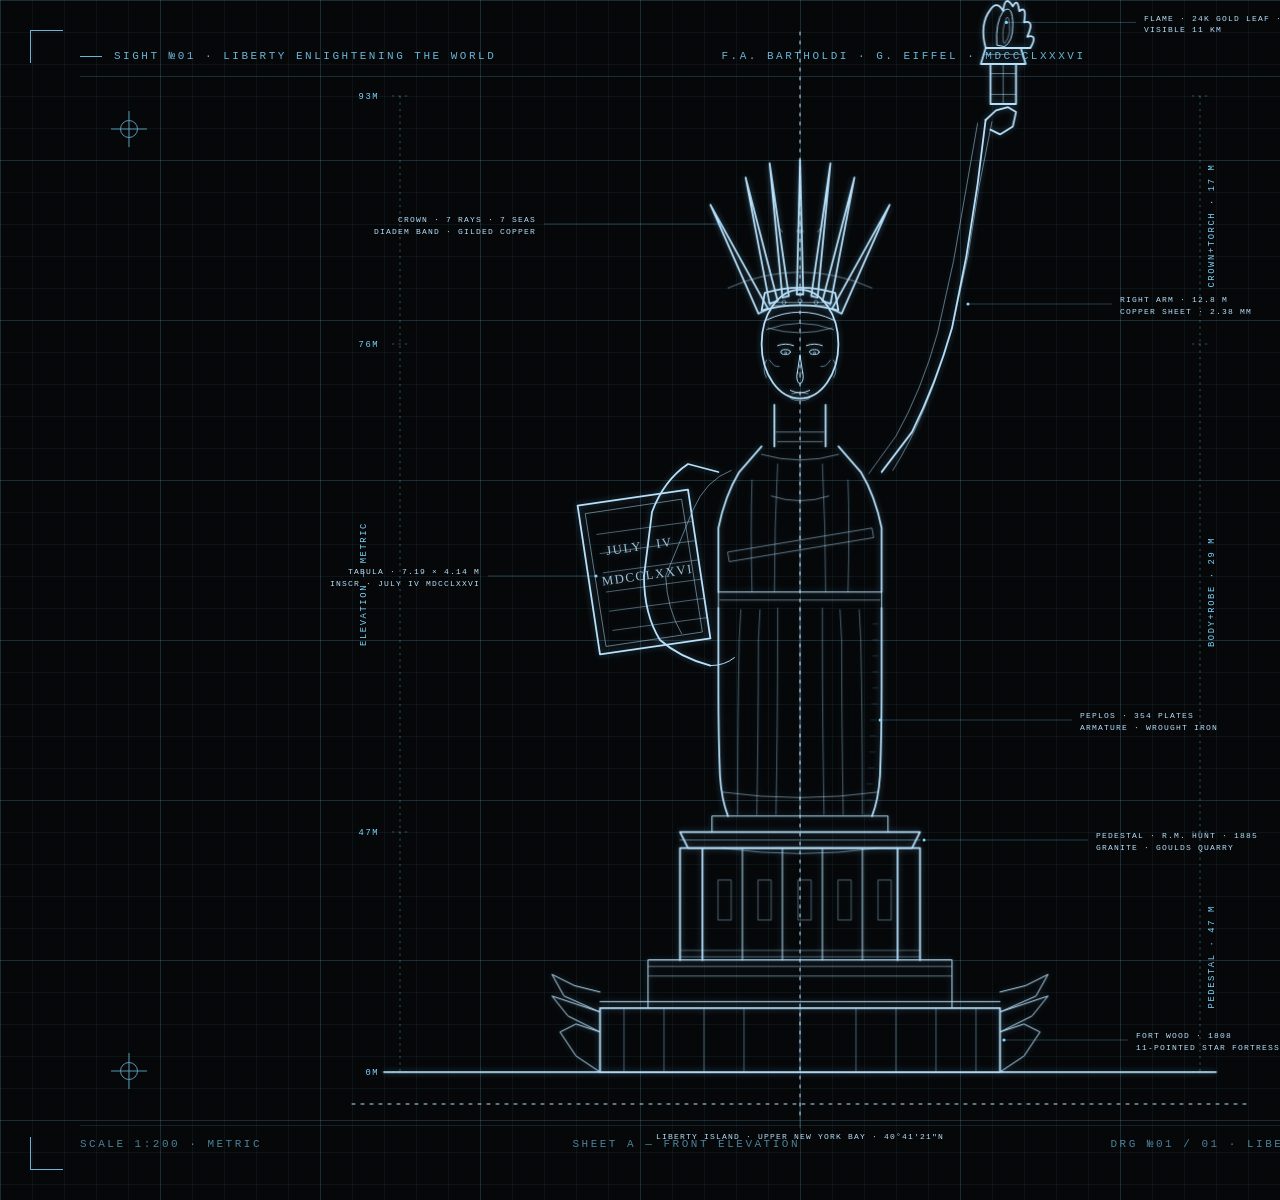
<file: Statue of Liberty/frame-start.html>
<!DOCTYPE html>
<html><head><meta charset="utf-8"><style>
  html, body { margin: 0; padding: 0; background: #050709; }
  body { width: 1600px; height: 1200px; position: relative; font-family: 'Courier New', monospace; overflow: hidden; }
  body::before {
    content: ""; position: absolute; inset: 0;
    background-image:
      linear-gradient(rgba(125,211,252,0.06) 1px, transparent 1px),
      linear-gradient(90deg, rgba(125,211,252,0.06) 1px, transparent 1px);
    background-size: 32px 32px;
  }
  body::after {
    content: ""; position: absolute; inset: 0;
    background-image:
      linear-gradient(rgba(125,211,252,0.13) 1px, transparent 1px),
      linear-gradient(90deg, rgba(125,211,252,0.13) 1px, transparent 1px);
    background-size: 160px 160px;
  }
  .stage {
    position: absolute; inset: 0;
    display: flex; align-items: center; justify-content: center;
    z-index: 2;
  }
  svg { width: 100%; height: 100%; overflow: visible; }
  /* Default stroke style for blueprint elements */
  .bp { stroke: #B8E0FA; stroke-width: 1; fill: none; stroke-linecap: round; stroke-linejoin: round; vector-effect: non-scaling-stroke; }
  .bp-heavy { stroke-width: 1.8; }
  .bp-fine { stroke-width: 0.6; opacity: 0.85; }
  .bp-faint { stroke-width: 0.5; opacity: 0.55; }
  /* Hatching for shaded areas */
  .hatch { stroke: #7DD3FC; stroke-width: 0.45; opacity: 0.55; }
  /* Dimension annotations */
  .dim-line { stroke: #7DD3FC; stroke-width: 0.6; stroke-dasharray: 3 5; opacity: 0.75; }
  .dim-text {
    font-family: 'Courier New', monospace; font-size: 11px;
    fill: #7DD3FC; letter-spacing: 2px;
  }
  .leader { stroke: #7DD3FC; stroke-width: 0.5; opacity: 0.7; }
  .label {
    font-family: 'Courier New', monospace; font-size: 10px;
    fill: #B8E0FA; letter-spacing: 1.5px;
  }
  /* Glow on the line work */
  .blueprint-group { filter: drop-shadow(0 0 4px rgba(125,211,252,0.4)); }
  /* Corner brackets + decorative crosshairs */
  .corner {
    position: absolute; width: 32px; height: 32px;
    border: 1.5px solid #7DD3FC; opacity: 0.85; z-index: 3;
  }
  .corner.tl { top: 30px; left: 30px; border-right: 0; border-bottom: 0; }
  .corner.tr { top: 30px; right: 30px; border-left: 0; border-bottom: 0; }
  .corner.bl { bottom: 30px; left: 30px; border-right: 0; border-top: 0; }
  .corner.br { bottom: 30px; right: 30px; border-left: 0; border-top: 0; }
  .crosshair {
    position: absolute; width: 16px; height: 16px;
    border: 1px solid #7DD3FC; border-radius: 50%; opacity: 0.7; z-index: 3;
  }
  .crosshair::before, .crosshair::after {
    content: ""; position: absolute; background: #7DD3FC;
  }
  .crosshair::before { left: -10px; right: -10px; top: 50%; height: 1px; transform: translateY(-50%); }
  .crosshair::after { top: -10px; bottom: -10px; left: 50%; width: 1px; transform: translateX(-50%); }
  .top-strip, .bot-strip {
    position: absolute; left: 80px; right: 80px;
    display: flex; justify-content: space-between; align-items: center;
    color: #7DD3FC; font-family: 'Courier New', monospace;
    font-size: 11px; letter-spacing: 2.5px; opacity: 0.85; z-index: 3;
  }
  .top-strip {
    top: 50px;
    border-bottom: 1px solid rgba(125,211,252,0.22);
    padding-bottom: 14px;
  }
  .bot-strip {
    bottom: 50px; opacity: 0.6;
    border-top: 1px solid rgba(125,211,252,0.22);
    padding-top: 12px;
  }
  .top-strip .tick {
    display: inline-block; width: 22px; height: 1px;
    background: #7DD3FC; margin-right: 12px; vertical-align: middle;
  }
</style></head>
<body>
  <span class="corner tl"></span><span class="corner tr"></span>
  <span class="corner bl"></span><span class="corner br"></span>
  <span class="crosshair" style="top: 120px;  left: 120px;"></span>
  <span class="crosshair" style="top: 120px;  right: 120px;"></span>
  <span class="crosshair" style="bottom: 120px; left: 120px;"></span>
  <span class="crosshair" style="bottom: 120px; right: 120px;"></span>

  <div class="top-strip">
    <span><span class="tick"></span>SIGHT №01 · LIBERTY ENLIGHTENING THE WORLD</span>
    <span>F.A. BARTHOLDI · G. EIFFEL · MDCCCLXXXVI</span>
    <span>FRONT ELEVATION · 1:200</span>
  </div>

  <div class="stage">
    <svg viewBox="0 0 1200 1500" preserveAspectRatio="xMidYMid meet">
      <defs>
        <!-- Subtle gradient for hatching variation -->
        <pattern id="diagHatch" x="0" y="0" width="6" height="6" patternUnits="userSpaceOnUse" patternTransform="rotate(45)">
          <line x1="0" y1="0" x2="0" y2="6" stroke="#7DD3FC" stroke-width="0.35" opacity="0.4"/>
        </pattern>
        <pattern id="crossHatch" x="0" y="0" width="8" height="8" patternUnits="userSpaceOnUse">
          <line x1="0" y1="0" x2="8" y2="8" stroke="#7DD3FC" stroke-width="0.3" opacity="0.3"/>
          <line x1="0" y1="8" x2="8" y2="0" stroke="#7DD3FC" stroke-width="0.3" opacity="0.3"/>
        </pattern>
      </defs>

      <!-- Center reference axes -->
      <g>
        <line class="bp" x1="600" y1="40" x2="600" y2="1400" stroke="#1F2937" stroke-width="0.5" stroke-dasharray="3 6"/>
        <line class="bp" x1="40" y1="1380" x2="1160" y2="1380" stroke="#1F2937" stroke-width="0.5" stroke-dasharray="3 6"/>
      </g>

      <!-- Dimension column (left side) — metric ticks 0 / 47 / 76 / 93 m -->
      <g>
        <line class="dim-line" x1="100" y1="120" x2="100" y2="1340"/>
        <line class="dim-line" x1="90" y1="120" x2="110" y2="120"/>
        <line class="dim-line" x1="90" y1="430" x2="110" y2="430"/>
        <line class="dim-line" x1="90" y1="1040" x2="110" y2="1040"/>
        <line class="dim-line" x1="90" y1="1340" x2="110" y2="1340"/>
        <text class="dim-text" x="74" y="124" text-anchor="end">93M</text>
        <text class="dim-text" x="74" y="434" text-anchor="end">76M</text>
        <text class="dim-text" x="74" y="1044" text-anchor="end">47M</text>
        <text class="dim-text" x="74" y="1344" text-anchor="end">0M</text>
        <text class="dim-text" x="58" y="730" text-anchor="middle" transform="rotate(-90 58 730)">ELEVATION — METRIC</text>
      </g>

      <!-- Dimension column (right side) — labelled distances -->
      <g>
        <line class="dim-line" x1="1100" y1="120" x2="1100" y2="430"/>
        <line class="dim-line" x1="1090" y1="120" x2="1110" y2="120"/>
        <line class="dim-line" x1="1090" y1="430" x2="1110" y2="430"/>
        <text class="dim-text" x="1118" y="282" transform="rotate(-90 1118 282)" text-anchor="middle">CROWN+TORCH · 17 M</text>

        <line class="dim-line" x1="1100" y1="430" x2="1100" y2="1040"/>
        <line class="dim-line" x1="1090" y1="1040" x2="1110" y2="1040"/>
        <text class="dim-text" x="1118" y="740" transform="rotate(-90 1118 740)" text-anchor="middle">BODY+ROBE · 29 M</text>

        <line class="dim-line" x1="1100" y1="1040" x2="1100" y2="1340"/>
        <line class="dim-line" x1="1090" y1="1340" x2="1110" y2="1340"/>
        <text class="dim-text" x="1118" y="1196" transform="rotate(-90 1118 1196)" text-anchor="middle">PEDESTAL · 47 M</text>
      </g>

      <g class="blueprint-group">

        <!-- ============================================ -->
        <!-- WATER / GROUND LINE -->
        <line class="bp bp-heavy" x1="80" y1="1340" x2="1120" y2="1340"/>
        <!-- Subtle harbor ripple suggestions -->
        <g class="bp-faint">
          <line x1="120" y1="1352" x2="200" y2="1352"/>
          <line x1="240" y1="1352" x2="310" y2="1352"/>
          <line x1="350" y1="1352" x2="400" y2="1352"/>
          <line x1="800" y1="1352" x2="850" y2="1352"/>
          <line x1="890" y1="1352" x2="960" y2="1352"/>
          <line x1="1000" y1="1352" x2="1080" y2="1352"/>
        </g>

        <!-- ============================================ -->
        <!-- FORT WOOD STAR BASE (11-point star, partial view from front) -->
        <!-- The base looks like a stepped fort with star points visible left & right -->
        <path class="bp bp-heavy" d="M 350 1340 L 350 1260 L 850 1260 L 850 1340 Z"/>
        <!-- Star points (front-view representation of 11-pointed star) -->
        <!-- Left side points -->
        <polyline class="bp" points="350,1340 320,1320 300,1290 320,1280 350,1290"/>
        <polyline class="bp" points="350,1290 310,1270 290,1245 320,1255 350,1265"/>
        <polyline class="bp" points="350,1265 305,1245 290,1218 318,1232 350,1240"/>
        <!-- Right side mirror points -->
        <polyline class="bp" points="850,1340 880,1320 900,1290 880,1280 850,1290"/>
        <polyline class="bp" points="850,1290 890,1270 910,1245 880,1255 850,1265"/>
        <polyline class="bp" points="850,1265 895,1245 910,1218 882,1232 850,1240"/>
        <!-- Bastion vertical ribs -->
        <g class="bp bp-fine">
          <line x1="380" y1="1340" x2="380" y2="1260"/>
          <line x1="430" y1="1340" x2="430" y2="1260"/>
          <line x1="480" y1="1340" x2="480" y2="1260"/>
          <line x1="530" y1="1340" x2="530" y2="1260"/>
          <line x1="600" y1="1340" x2="600" y2="1260"/>
          <line x1="670" y1="1340" x2="670" y2="1260"/>
          <line x1="720" y1="1340" x2="720" y2="1260"/>
          <line x1="770" y1="1340" x2="770" y2="1260"/>
          <line x1="820" y1="1340" x2="820" y2="1260"/>
        </g>
        <!-- Fort wall cap molding -->
        <line class="bp" x1="350" y1="1252" x2="850" y2="1252"/>

        <!-- ============================================ -->
        <!-- PEDESTAL (Richard Morris Hunt's design) -->
        <!-- Lower tier (transition platform) -->
        <path class="bp" d="M 410 1260 L 410 1200 L 790 1200 L 790 1260"/>
        <line class="bp bp-fine" x1="410" y1="1208" x2="790" y2="1208"/>
        <line class="bp bp-fine" x1="410" y1="1220" x2="790" y2="1220"/>

        <!-- Main pedestal body (rectangular with vertical pilasters) -->
        <path class="bp bp-heavy" d="M 450 1200 L 450 1060 L 750 1060 L 750 1200"/>
        <!-- Pilaster columns at corners -->
        <line class="bp bp-heavy" x1="478" y1="1060" x2="478" y2="1200"/>
        <line class="bp bp-heavy" x1="722" y1="1060" x2="722" y2="1200"/>
        <!-- Inner pilasters -->
        <line class="bp" x1="528" y1="1060" x2="528" y2="1200"/>
        <line class="bp" x1="578" y1="1060" x2="578" y2="1200"/>
        <line class="bp" x1="628" y1="1060" x2="628" y2="1200"/>
        <line class="bp" x1="678" y1="1060" x2="678" y2="1200"/>
        <!-- Greek-key meander band (suggested) at base -->
        <g class="bp bp-fine">
          <line x1="450" y1="1188" x2="750" y2="1188"/>
          <line x1="450" y1="1196" x2="750" y2="1196"/>
        </g>
        <!-- Niche windows (small rectangular openings between pilasters) -->
        <g class="bp bp-fine">
          <rect x="498" y="1100" width="16" height="50"/>
          <rect x="548" y="1100" width="16" height="50"/>
          <rect x="598" y="1100" width="16" height="50"/>
          <rect x="648" y="1100" width="16" height="50"/>
          <rect x="698" y="1100" width="16" height="50"/>
        </g>

        <!-- Pedestal cornice (decorative top molding) -->
        <path class="bp bp-heavy" d="M 460 1060 L 450 1040 L 750 1040 L 740 1060 Z"/>
        <line class="bp bp-fine" x1="450" y1="1050" x2="750" y2="1050"/>

        <!-- Plinth (small platform statue stands on) -->
        <path class="bp" d="M 490 1040 L 490 1020 L 710 1020 L 710 1040"/>

        <!-- ============================================ -->
        <!-- ROBE / DRAPED FIGURE (the column-like flowing body) -->
        <!-- Outer robe contours, slightly flared at hem -->
        <path class="bp bp-heavy" d="M 510 1020 Q 502 1000 500 970 Q 498 920 498 860 L 498 760"/>
        <path class="bp bp-heavy" d="M 690 1020 Q 698 1000 700 970 Q 702 920 702 860 L 702 760"/>

        <!-- Robe vertical fold lines (long flowing drapes, slight wave) -->
        <g class="bp bp-fine">
          <path d="M 522 1018 Q 522 900 524 800 L 526 762"/>
          <path d="M 546 1018 Q 548 900 548 800 L 550 762"/>
          <path d="M 570 1018 Q 572 900 572 800 L 572 760"/>
          <path d="M 600 1018 Q 600 900 600 800 L 600 758"/>
          <path d="M 630 1018 Q 628 900 628 800 L 628 760"/>
          <path d="M 654 1018 Q 652 900 652 800 L 650 762"/>
          <path d="M 678 1018 Q 678 900 676 800 L 674 762"/>
        </g>

        <!-- Cross folds (suggesting layered chiton) -->
        <path class="bp bp-fine" d="M 502 990 Q 600 1004 698 990"/>
        <path class="bp bp-fine" d="M 502 1060 Q 600 1074 698 1060"/>

        <!-- Hatching shadow on right side of robe (subtle gradient effect) -->
        <g class="hatch">
          <line x1="680" y1="1018" x2="688" y2="1018"/>
          <line x1="682" y1="1000" x2="690" y2="1000"/>
          <line x1="683" y1="980" x2="691" y2="980"/>
          <line x1="685" y1="960" x2="693" y2="960"/>
          <line x1="686" y1="940" x2="694" y2="940"/>
          <line x1="687" y1="920" x2="695" y2="920"/>
          <line x1="688" y1="900" x2="696" y2="900"/>
          <line x1="689" y1="880" x2="697" y2="880"/>
          <line x1="690" y1="860" x2="698" y2="860"/>
          <line x1="690" y1="840" x2="698" y2="840"/>
          <line x1="690" y1="820" x2="698" y2="820"/>
          <line x1="690" y1="800" x2="698" y2="800"/>
          <line x1="690" y1="780" x2="698" y2="780"/>
        </g>

        <!-- ============================================ -->
        <!-- BELT / SASH BAND at waist -->
        <path class="bp" d="M 498 760 L 498 740 L 702 740 L 702 760"/>
        <line class="bp bp-fine" x1="500" y1="750" x2="700" y2="750"/>
        <!-- Diagonal sash band across torso -->
        <path class="bp bp-fine" d="M 510 690 L 690 660 L 692 672 L 512 702 Z"/>

        <!-- ============================================ -->
        <!-- TORSO / UPPER BODY -->
        <path class="bp bp-heavy" d="M 498 740 L 498 660 Q 506 620 524 590 L 552 558"/>
        <path class="bp bp-heavy" d="M 702 740 L 702 660 Q 694 620 676 590 L 648 558"/>

        <!-- Chest fold lines -->
        <g class="bp bp-fine">
          <path d="M 540 740 Q 538 660 540 600"/>
          <path d="M 568 740 Q 568 660 572 580"/>
          <path d="M 600 740 L 600 570"/>
          <path d="M 632 740 Q 632 660 628 580"/>
          <path d="M 660 740 Q 662 660 660 600"/>
        </g>

        <!-- Necklace / collar curve -->
        <path class="bp bp-fine" d="M 564 620 Q 600 632 636 620"/>

        <!-- ============================================ -->
        <!-- LEFT ARM HOLDING TABLET -->
        <!-- Upper arm: shoulder → elbow (descending to forward) -->
        <path class="bp bp-heavy" d="M 498 590 L 460 580 Q 430 600 415 640 L 405 720"/>
        <!-- Forearm: cradling the tablet -->
        <path class="bp bp-heavy" d="M 405 720 Q 405 768 425 800 Q 450 822 488 832"/>
        <!-- Hand on tablet -->
        <path class="bp" d="M 488 832 Q 506 832 518 822"/>
        <!-- Inner arm contour -->
        <path class="bp bp-fine" d="M 514 588 Q 482 600 466 638 L 432 720 Q 434 762 452 792"/>

        <!-- ============================================ -->
        <!-- TABLET (held diagonally against torso) -->
        <path class="bp bp-heavy" d="M 322 632 L 460 612 L 488 798 L 350 818 Z"/>
        <!-- Tablet border inner -->
        <path class="bp bp-fine" d="M 332 642 L 452 624 L 478 790 L 358 808 Z"/>
        <!-- Inscription lines -->
        <g class="bp bp-fine">
          <line x1="346" y1="668" x2="464" y2="652"/>
          <line x1="350" y1="692" x2="468" y2="676"/>
          <line x1="354" y1="716" x2="472" y2="700"/>
          <line x1="358" y1="740" x2="476" y2="724"/>
          <line x1="362" y1="764" x2="480" y2="748"/>
          <line x1="366" y1="788" x2="484" y2="772"/>
        </g>
        <!-- Inscription text -->
        <g style="font-family: 'Times New Roman', serif; fill: #B8E0FA; opacity: 0.85;">
          <text x="400" y="688" font-size="16" letter-spacing="2" text-anchor="middle" transform="rotate(-8 400 688)">JULY · IV</text>
          <text x="410" y="724" font-size="16" letter-spacing="2" text-anchor="middle" transform="rotate(-8 410 724)">MDCCLXXVI</text>
        </g>

        <!-- ============================================ -->
        <!-- RIGHT ARM RAISED HOLDING TORCH (THE iconic arm) -->
        <!-- Upper arm: shoulder → ascending up-and-out -->
        <path class="bp bp-heavy" d="M 702 590 L 740 540 Q 770 480 790 410 L 808 320 L 822 230 L 832 150"/>
        <!-- Inner arm contour -->
        <path class="bp bp-fine" d="M 686 592 L 720 545 Q 752 488 772 416 L 792 326 L 808 234 L 822 154"/>
        <!-- Outer arm contour -->
        <path class="bp bp-fine" d="M 716 588 Q 758 522 790 410 L 810 320 L 824 232 L 840 152"/>
        <!-- Hand gripping torch -->
        <path class="bp bp-heavy" d="M 832 150 L 845 138 L 860 134 L 870 140 L 866 158 L 850 168 L 838 162"/>

        <!-- ============================================ -->
        <!-- TORCH -->
        <!-- Torch shaft -->
        <path class="bp bp-heavy" d="M 838 130 L 838 80 L 870 80 L 870 130 Z"/>
        <line class="bp bp-fine" x1="854" y1="80" x2="854" y2="130"/>
        <!-- Decorative bands on shaft -->
        <line class="bp bp-fine" x1="838" y1="92" x2="870" y2="92"/>
        <line class="bp bp-fine" x1="838" y1="118" x2="870" y2="118"/>
        <!-- Torch bowl/cup -->
        <path class="bp bp-heavy" d="M 826 80 L 832 60 L 876 60 L 882 80 Z"/>
        <!-- Bowl decoration -->
        <line class="bp bp-fine" x1="832" y1="68" x2="876" y2="68"/>
        <!-- FLAME (detailed, multi-tongue) -->
        <path class="bp bp-heavy" d="
          M 832 60
          Q 824 30 838 12
          Q 846 0 854 14
          Q 856 -8 866 8
          Q 872 -4 874 14
          Q 884 6 880 28
          Q 894 24 884 46
          Q 898 42 888 60
          L 876 60
          Z"/>
        <!-- Inner flame -->
        <path class="bp" d="M 846 56 Q 844 28 854 14 Q 866 4 866 32 Q 866 52 856 58 Z"/>
        <!-- Innermost flame core -->
        <path class="bp bp-fine" d="M 854 52 Q 852 36 858 22 Q 862 18 862 40 Q 860 50 856 54 Z"/>

        <!-- ============================================ -->
        <!-- NECK -->
        <path class="bp bp-heavy" d="M 568 558 L 568 506"/>
        <path class="bp bp-heavy" d="M 632 558 L 632 506"/>
        <!-- Neck shadow lines -->
        <line class="bp bp-fine" x1="570" y1="540" x2="630" y2="540"/>
        <line class="bp bp-fine" x1="572" y1="552" x2="628" y2="552"/>

        <!-- Collarbone (subtle) -->
        <path class="bp bp-fine" d="M 552 568 Q 600 582 648 568"/>

        <!-- ============================================ -->
        <!-- HEAD - more detailed Greek/Roman classical face -->
        <!-- Face outline -->
        <ellipse class="bp bp-heavy" cx="600" cy="430" rx="48" ry="68"/>
        <!-- Hair line under crown -->
        <path class="bp" d="M 558 400 Q 600 380 642 400"/>
        <path class="bp bp-fine" d="M 558 412 Q 600 396 642 412"/>
        <!-- Forehead curve -->
        <path class="bp bp-fine" d="M 560 410 Q 600 422 640 410"/>
        <!-- Eyebrows -->
        <path class="bp" d="M 572 432 Q 582 428 592 432"/>
        <path class="bp" d="M 608 432 Q 618 428 628 432"/>
        <!-- Eyes -->
        <ellipse class="bp" cx="582" cy="440" rx="6" ry="3"/>
        <ellipse class="bp" cx="618" cy="440" rx="6" ry="3"/>
        <!-- Pupils -->
        <circle class="bp bp-fine" cx="582" cy="441" r="1.2"/>
        <circle class="bp bp-fine" cx="618" cy="441" r="1.2"/>
        <!-- Nose -->
        <path class="bp" d="M 600 444 L 596 470 Q 596 478 600 480 Q 604 478 604 470 L 600 444"/>
        <line class="bp bp-fine" x1="596" y1="466" x2="604" y2="466"/>
        <!-- Mouth -->
        <path class="bp" d="M 588 488 Q 600 494 612 488"/>
        <path class="bp bp-fine" d="M 590 492 Q 600 489 610 492"/>
        <!-- Chin -->
        <path class="bp bp-fine" d="M 588 498 Q 600 504 612 498"/>
        <!-- Cheekbone shadow lines -->
        <path class="bp bp-fine" d="M 562 450 Q 568 460 574 458"/>
        <path class="bp bp-fine" d="M 638 450 Q 632 460 626 458"/>
        <!-- Ear suggestions -->
        <path class="bp bp-fine" d="M 558 450 Q 552 462 558 472"/>
        <path class="bp bp-fine" d="M 642 450 Q 648 462 642 472"/>

        <!-- ============================================ -->
        <!-- CROWN — detailed diadem ring + 7 long pointed rays -->
        <!-- Diadem ring (decorated band) -->
        <path class="bp bp-heavy" d="M 552 388 Q 600 375 648 388 L 644 366 Q 600 353 556 366 Z"/>
        <!-- Decorative band lines inside diadem -->
        <line class="bp bp-fine" x1="560" y1="378" x2="640" y2="378"/>
        <line class="bp bp-fine" x1="562" y1="382" x2="638" y2="382"/>
        <!-- Small decorative gems/circles on the diadem band -->
        <circle class="bp bp-fine" cx="580" cy="378" r="2.5"/>
        <circle class="bp bp-fine" cx="600" cy="376" r="2.5"/>
        <circle class="bp bp-fine" cx="620" cy="378" r="2.5"/>

        <!-- Seven rays (longer, sharper, fanning outward) -->
        <!-- Ray 1: center, straight up -->
        <path class="bp bp-heavy" d="M 596 368 L 600 200 L 604 368 Z"/>
        <line class="bp bp-fine" x1="600" y1="280" x2="596" y2="290"/>
        <line class="bp bp-fine" x1="600" y1="280" x2="604" y2="290"/>

        <!-- Ray 2: slight right tilt -->
        <path class="bp bp-heavy" d="M 614 370 L 638 204 L 622 372 Z"/>
        <line class="bp bp-fine" x1="628" y1="282" x2="622" y2="290"/>

        <!-- Ray 3: more right tilt -->
        <path class="bp bp-heavy" d="M 628 376 L 668 222 L 638 380 Z"/>

        <!-- Ray 4: far right, more horizontal -->
        <path class="bp bp-heavy" d="M 640 386 L 712 256 L 652 392 Z"/>

        <!-- Ray 5: slight left (mirror of 2) -->
        <path class="bp bp-heavy" d="M 586 370 L 562 204 L 578 372 Z"/>
        <line class="bp bp-fine" x1="572" y1="282" x2="578" y2="290"/>

        <!-- Ray 6: more left (mirror of 3) -->
        <path class="bp bp-heavy" d="M 572 376 L 532 222 L 562 380 Z"/>

        <!-- Ray 7: far left, more horizontal (mirror of 4) -->
        <path class="bp bp-heavy" d="M 560 386 L 488 256 L 548 392 Z"/>

        <!-- Decorative element behind crown (suggestion of halo/light) -->
        <path class="bp bp-fine" d="M 510 360 Q 600 320 690 360" opacity="0.5"/>

      </g>

      <!-- ============================================ -->
      <!-- LEADER LINES + LABELS for technical annotations -->
      <g>
        <!-- Crown / 7 rays -->
        <line class="leader" x1="500" y1="280" x2="280" y2="280"/>
        <circle cx="500" cy="280" r="2" fill="#7DD3FC"/>
        <text class="label" x="270" y="278" text-anchor="end">CROWN · 7 RAYS · 7 SEAS</text>
        <text class="label" x="270" y="292" text-anchor="end">DIADEM BAND · GILDED COPPER</text>

        <!-- Torch flame -->
        <line class="leader" x1="858" y1="28" x2="1020" y2="28"/>
        <circle cx="858" cy="28" r="2" fill="#7DD3FC"/>
        <text class="label" x="1030" y="26">FLAME · 24K GOLD LEAF · MCMLXXXVI</text>
        <text class="label" x="1030" y="40">VISIBLE 11 KM</text>

        <!-- Right arm -->
        <line class="leader" x1="810" y1="380" x2="990" y2="380"/>
        <circle cx="810" cy="380" r="2" fill="#7DD3FC"/>
        <text class="label" x="1000" y="378">RIGHT ARM · 12.8 M</text>
        <text class="label" x="1000" y="392">COPPER SHEET · 2.38 MM</text>

        <!-- Tablet -->
        <line class="leader" x1="345" y1="720" x2="210" y2="720"/>
        <circle cx="345" cy="720" r="2" fill="#7DD3FC"/>
        <text class="label" x="200" y="718" text-anchor="end">TABULA · 7.19 × 4.14 M</text>
        <text class="label" x="200" y="732" text-anchor="end">INSCR · JULY IV MDCCLXXVI</text>

        <!-- Robe / chiton -->
        <line class="leader" x1="700" y1="900" x2="940" y2="900"/>
        <circle cx="700" cy="900" r="2" fill="#7DD3FC"/>
        <text class="label" x="950" y="898">PEPLOS · 354 PLATES</text>
        <text class="label" x="950" y="912">ARMATURE · WROUGHT IRON</text>

        <!-- Pedestal cornice -->
        <line class="leader" x1="755" y1="1050" x2="960" y2="1050"/>
        <circle cx="755" cy="1050" r="2" fill="#7DD3FC"/>
        <text class="label" x="970" y="1048">PEDESTAL · R.M. HUNT · 1885</text>
        <text class="label" x="970" y="1062">GRANITE · GOULDS QUARRY</text>

        <!-- Fort Wood base -->
        <line class="leader" x1="855" y1="1300" x2="1010" y2="1300"/>
        <circle cx="855" cy="1300" r="2" fill="#7DD3FC"/>
        <text class="label" x="1020" y="1298">FORT WOOD · 1808</text>
        <text class="label" x="1020" y="1312">11-POINTED STAR FORTRESS</text>

        <!-- Bedloe's Island callout -->
        <line class="leader" x1="600" y1="1372" x2="600" y2="1410"/>
        <text class="label" x="600" y="1424" text-anchor="middle">LIBERTY ISLAND · UPPER NEW YORK BAY · 40°41'21"N</text>
      </g>

    </svg>
  </div>

  <div class="bot-strip">
    <span>SCALE 1:200 · METRIC</span>
    <span>SHEET A — FRONT ELEVATION</span>
    <span>DRG №01 / 01 · LIBERTY ENLIGHTENING THE WORLD</span>
  </div>
</body></html>
</file>
<file: css/sights.css>
/* =========================================================
   SIGHTS — Architectural landmarks, dark edition
   ========================================================= */

:root {
  /* Cool dark palette (cooler than TesterTech's warm graphite) */
  --bg:        #08090C;
  --bg-1:      #0D0F14;
  --surface:   #12141A;
  --surface-2: #1A1D26;
  --line:      #21242E;
  --line-strong: #31353F;

  /* Text */
  --text:      #EDEAE0;
  --text-soft: #B6B2A7;
  --text-dim:  #7C7B73;
  --text-muted:#4D4D48;

  /* Accents */
  --blueprint: #7DD3FC;   /* sky / blueprint cyan */
  --blueprint-deep: #38BDF8;
  --ink:       #08090C;
  --paper:     #EDEAE0;

  /* Typography */
  --serif: 'Fraunces', 'Iowan Old Style', Georgia, serif;
  --sans:  'Hanken Grotesk', system-ui, sans-serif;
  --mono:  'JetBrains Mono', 'Courier New', monospace;

  /* Rhythm */
  --gutter: clamp(20px, 4vw, 56px);
  --max:    1440px;
}

*, *::before, *::after { box-sizing: border-box; margin: 0; padding: 0; }

html, body {
  background: var(--bg);
  color: var(--text);
  font-family: var(--sans);
  font-size: 16px;
  line-height: 1.55;
  -webkit-font-smoothing: antialiased;
  -moz-osx-font-smoothing: grayscale;
  scroll-behavior: smooth;
}

body { overflow-x: hidden; }

a { color: inherit; text-decoration: none; }
img, svg { display: block; max-width: 100%; height: auto; }
button { font: inherit; background: none; border: 0; cursor: pointer; color: inherit; }
::selection { background: var(--blueprint); color: var(--ink); }

/* Subtle film grain */
.grain {
  position: fixed;
  inset: 0;
  pointer-events: none;
  z-index: 200;
  opacity: 0.08;
  mix-blend-mode: overlay;
  background-image: url("data:image/svg+xml;utf8,<svg xmlns='http://www.w3.org/2000/svg' width='200' height='200'><filter id='n'><feTurbulence type='fractalNoise' baseFrequency='0.9' numOctaves='2' stitchTiles='stitch'/><feColorMatrix values='0 0 0 0 0.9  0 0 0 0 0.92  0 0 0 0 0.95  0 0 0 0.6 0'/></filter><rect width='100%25' height='100%25' filter='url(%23n)'/></svg>");
}

.wrap {
  max-width: var(--max);
  margin: 0 auto;
  padding: 0 var(--gutter);
  position: relative;
}

/* =========================================================
   Header
   ========================================================= */

.sights-header {
  position: fixed;
  top: 0; left: 0; right: 0;
  z-index: 100;
  display: grid;
  grid-template-columns: auto 1fr auto;
  align-items: center;
  gap: 32px;
  padding: 18px var(--gutter);
  background: linear-gradient(180deg, rgba(8,9,12,0.92), rgba(8,9,12,0));
  border-bottom: 1px solid transparent;
  transition: background 300ms, border-color 300ms;
}
.sights-header.is-scrolled {
  background: rgba(8,9,12,0.88);
  backdrop-filter: blur(18px) saturate(140%);
  -webkit-backdrop-filter: blur(18px) saturate(140%);
  border-bottom-color: var(--line);
}

.sights-brand {
  display: inline-flex;
  align-items: baseline;
  gap: 10px;
  font-family: var(--serif);
  font-size: 22px;
  font-weight: 400;
  letter-spacing: -0.01em;
  color: var(--text);
}
.sights-brand .mark {
  font-size: 14px;
  color: var(--blueprint);
}
.sights-brand i { font-style: italic; font-weight: 360; }

.sights-nav {
  display: flex;
  align-items: center;
  justify-content: center;
  gap: 4px;
}
.sights-nav a {
  font-family: var(--mono);
  font-size: 11px;
  letter-spacing: 0.16em;
  text-transform: uppercase;
  color: var(--text-soft);
  padding: 8px 14px;
  border-radius: 999px;
  transition: color 200ms, background 200ms;
}
.sights-nav a:hover {
  color: var(--blueprint);
  background: rgba(125, 211, 252, 0.06);
}

.sights-meta {
  font-family: var(--mono);
  font-size: 11px;
  letter-spacing: 0.16em;
  text-transform: uppercase;
  color: var(--text-dim);
  display: inline-flex;
  align-items: center;
  gap: 10px;
}
.sights-meta .dot {
  width: 6px; height: 6px;
  border-radius: 50%;
  background: var(--blueprint);
  box-shadow: 0 0 0 3px rgba(125,211,252,0.18);
}

/* =========================================================
   Hero
   ========================================================= */

.hero {
  min-height: 100vh;
  display: grid;
  align-content: end;
  padding: 120px var(--gutter) clamp(90px, 12vh, 140px);
  position: relative;
}

.hero-eyebrow {
  display: inline-flex;
  align-items: center;
  gap: 10px;
  font-family: var(--mono);
  font-size: 11px;
  letter-spacing: 0.2em;
  text-transform: uppercase;
  color: var(--blueprint);
  margin-bottom: 24px;
}
.hero-eyebrow .tick {
  width: 22px; height: 1px; background: var(--blueprint);
}

.hero-title {
  font-family: var(--serif);
  font-variation-settings: "opsz" 144;
  font-weight: 360;
  font-size: clamp(64px, 11vw, 180px);
  line-height: 0.92;
  letter-spacing: -0.035em;
  color: var(--text);
}
.hero-title em { font-style: italic; font-weight: 300; }
.hero-title .dot { color: var(--blueprint); font-style: normal; font-weight: 400; }

.hero-sub {
  margin-top: 28px;
  font-family: var(--serif);
  font-style: italic;
  font-size: clamp(20px, 2vw, 28px);
  line-height: 1.35;
  color: var(--text-soft);
  max-width: 38ch;
  font-weight: 320;
}
.hero-sub em {
  font-style: normal;
  color: var(--blueprint);
}

.hero-meta-strip {
  display: flex;
  flex-wrap: wrap;
  gap: 24px;
  align-items: center;
  margin-top: 56px;
  padding-top: 24px;
  border-top: 1px solid var(--line);
  font-family: var(--mono);
  font-size: 11px;
  letter-spacing: 0.18em;
  text-transform: uppercase;
  color: var(--text-dim);
}
.hero-meta-strip span { display: inline-flex; align-items: baseline; gap: 8px; }
.hero-meta-strip strong {
  color: var(--text);
  font-family: var(--serif);
  font-weight: 360;
  font-style: italic;
  letter-spacing: -0.01em;
  text-transform: none;
  font-size: 17px;
}

.hero-scroll-cue {
  position: absolute;
  bottom: 24px;
  left: 50%;
  transform: translateX(-50%);
  display: inline-flex;
  flex-direction: column;
  align-items: center;
  gap: 10px;
  font-family: var(--mono);
  font-size: 10px;
  letter-spacing: 0.2em;
  text-transform: uppercase;
  color: var(--text-dim);
}
.hero-scroll-cue .line {
  width: 1px;
  height: 36px;
  background: linear-gradient(to bottom, var(--blueprint), transparent);
  animation: scroll-cue 2.4s ease-in-out infinite;
}
@keyframes scroll-cue {
  0%, 100% { transform: scaleY(0.4); transform-origin: top; opacity: 0.4; }
  50%      { transform: scaleY(1);   transform-origin: top; opacity: 1; }
}

/* =========================================================
   Frame Stage — sticky canvas that plays scroll-driven frames
   ========================================================= */

.stage-shell {
  /* Tall scroll container that drives the animation */
  position: relative;
  height: 400vh; /* 4 viewports tall — scroll budget for the animation */
}

.stage {
  position: sticky;
  top: 0;
  height: 100vh;
  width: 100%;
  display: grid;
  place-items: center;
  overflow: hidden;
  background: radial-gradient(ellipse at 50% 60%, rgba(125,211,252,0.04), transparent 60%);
}

/* Subtle grid overlay — engineering paper feel */
.stage::before {
  content: "";
  position: absolute;
  inset: 0;
  background-image:
    linear-gradient(rgba(125,211,252,0.03) 1px, transparent 1px),
    linear-gradient(90deg, rgba(125,211,252,0.03) 1px, transparent 1px);
  background-size: 40px 40px;
  pointer-events: none;
  opacity: 0.6;
}

/* Canvas — used when extracted frames exist.
   Radial gradient mask + subtle scroll-rotation (§8 polish). */
.stage-canvas {
  position: relative;
  width: min(100%, 1200px);
  height: 82vh;
  z-index: 2;
}
.stage-canvas canvas {
  width: 100%;
  height: 100%;
  display: block;
  transform-origin: 50% 50%;
  will-change: transform;
  /* Soft-edge the canvas so the frame floats into the dark background
     instead of sitting in a hard rectangle */
  mask-image: radial-gradient(ellipse 70% 65% at 50% 50%, black 55%, transparent 90%);
  -webkit-mask-image: radial-gradient(ellipse 70% 65% at 50% 50%, black 55%, transparent 90%);
}

/* SVG placeholder — drawn on scroll via stroke-dashoffset until frames arrive */
.stage-svg {
  position: relative;
  width: min(86%, 900px);
  height: 78vh;
  z-index: 2;
}
.stage-svg svg { width: 100%; height: 100%; overflow: visible; }

.stage-svg .blueprint {
  stroke: var(--blueprint);
  fill: none;
  stroke-width: 1.4;
  stroke-linecap: round;
  stroke-linejoin: round;
  vector-effect: non-scaling-stroke;
  filter: drop-shadow(0 0 6px rgba(125,211,252,0.25));
}
/* Per-stroke dasharray/offset so var(--len) resolves on each element
   (JS sets --len and --off on the individual paths/lines/circles). */
.stage-svg .blueprint > path,
.stage-svg .blueprint > line,
.stage-svg .blueprint > circle {
  stroke-dasharray: var(--len, 4000);
  stroke-dashoffset: var(--off, 4000);
}

.stage-svg .silhouette {
  fill: var(--ink);
  stroke: var(--text);
  stroke-width: 0.6;
  opacity: var(--solid-op, 0);
  transition: none;
}

.stage-svg .grid-mark {
  stroke: var(--line);
  stroke-width: 0.4;
  stroke-dasharray: 2 4;
  opacity: 0.5;
}

/* Frame counter / phase label HUD */
.stage-hud {
  position: absolute;
  bottom: 32px;
  left: 50%;
  transform: translateX(-50%);
  z-index: 5;
  display: inline-flex;
  align-items: center;
  gap: 18px;
  padding: 12px 22px;
  background: rgba(8,9,12,0.75);
  border: 1px solid var(--line);
  border-radius: 999px;
  backdrop-filter: blur(10px);
  -webkit-backdrop-filter: blur(10px);
  font-family: var(--mono);
  font-size: 11px;
  letter-spacing: 0.18em;
  text-transform: uppercase;
  color: var(--text);
}
.stage-hud .dot {
  width: 6px; height: 6px; border-radius: 50%;
  background: var(--blueprint);
  box-shadow: 0 0 0 3px rgba(125,211,252,0.18);
}
.stage-hud .phase em {
  color: var(--blueprint);
  font-family: var(--serif);
  font-style: italic;
  font-size: 16px;
  letter-spacing: -0.01em;
  text-transform: none;
  font-weight: 360;
  margin-left: 8px;
}
.stage-hud .progress {
  color: var(--text-dim);
}
.stage-hud .progress strong {
  color: var(--text);
  font-family: var(--serif);
  font-style: italic;
  font-weight: 360;
  text-transform: none;
  font-size: 14px;
  letter-spacing: -0.01em;
}

/* Stage corner ticks */
.stage-shell .corner {
  position: absolute;
  width: 18px; height: 18px;
  z-index: 4;
  pointer-events: none;
}
.stage-shell .corner::before,
.stage-shell .corner::after {
  content: ""; position: absolute; background: var(--blueprint);
}
.stage-shell .corner::before { width: 100%; height: 1px; }
.stage-shell .corner::after  { width: 1px;  height: 100%; }
.stage-shell .corner.tl { top: 4vh;    left:  4vw;  }
.stage-shell .corner.tr { top: 4vh;    right: 4vw;  }
.stage-shell .corner.tr::before { right: 0; } .stage-shell .corner.tr::after { right: 0; }
.stage-shell .corner.bl { bottom: 12vh; left:  4vw;  }
.stage-shell .corner.bl::before { bottom: 0; }
.stage-shell .corner.br { bottom: 12vh; right: 4vw;  }
.stage-shell .corner.br::before { bottom: 0; right: 0; } .stage-shell .corner.br::after { right: 0; }

/* Loading state when frames are being fetched */
.stage-loading {
  position: absolute;
  top: 50%; left: 50%;
  transform: translate(-50%, -50%);
  z-index: 3;
  font-family: var(--mono);
  font-size: 11px;
  letter-spacing: 0.2em;
  text-transform: uppercase;
  color: var(--text-dim);
  display: none;
}
.stage-loading.is-on { display: block; }

/* =========================================================
   Info section — landmark facts
   ========================================================= */

.facts {
  padding: clamp(80px, 12vh, 140px) var(--gutter);
  background: var(--bg);
  border-top: 1px solid var(--line);
  border-bottom: 1px solid var(--line);
}
.facts-inner {
  max-width: var(--max);
  margin: 0 auto;
  display: grid;
  grid-template-columns: 1fr 1fr;
  gap: clamp(40px, 6vw, 88px);
}
.facts h2 {
  font-family: var(--serif);
  font-variation-settings: "opsz" 96;
  font-weight: 360;
  font-size: clamp(36px, 4.4vw, 64px);
  line-height: 0.98;
  letter-spacing: -0.025em;
  color: var(--text);
}
.facts h2 em { font-style: italic; font-weight: 320; }
.facts p {
  margin-top: 22px;
  font-family: var(--serif);
  font-style: italic;
  font-size: 18px;
  line-height: 1.55;
  color: var(--text-soft);
  max-width: 48ch;
  font-weight: 360;
}

.facts-grid {
  display: grid;
  grid-template-columns: repeat(2, 1fr);
  gap: 1px;
  background: var(--line);
  border: 1px solid var(--line);
  align-self: center;
}
.facts-grid .f {
  background: var(--bg-1);
  padding: 22px 26px 26px;
  display: flex;
  flex-direction: column;
  gap: 8px;
}
.facts-grid dt {
  font-family: var(--mono);
  font-size: 10px;
  letter-spacing: 0.18em;
  text-transform: uppercase;
  color: var(--text-dim);
}
.facts-grid dd {
  font-family: var(--serif);
  font-weight: 360;
  font-size: clamp(22px, 2.2vw, 30px);
  letter-spacing: -0.015em;
  color: var(--text);
  line-height: 1;
}
.facts-grid dd em { font-style: italic; font-weight: 320; }
.facts-grid dd small {
  font-family: var(--mono);
  font-size: 11px;
  letter-spacing: 0.12em;
  color: var(--text-dim);
  margin-left: 4px;
}

/* =========================================================
   Workflow note (replace-with-your-own callout)
   ========================================================= */

.workflow {
  padding: clamp(60px, 10vh, 120px) var(--gutter);
  background: var(--bg);
}
.workflow-inner {
  max-width: var(--max);
  margin: 0 auto;
  display: grid;
  grid-template-columns: auto 1fr;
  gap: clamp(28px, 4vw, 56px);
  align-items: start;
}
.workflow-eyebrow {
  font-family: var(--mono);
  font-size: 11px;
  letter-spacing: 0.2em;
  text-transform: uppercase;
  color: var(--blueprint);
  min-width: 170px;
  display: flex; flex-direction: column; gap: 6px;
}
.workflow-eyebrow strong {
  color: var(--text);
  font-family: var(--serif);
  font-style: italic;
  font-weight: 360;
  font-size: 17px;
  letter-spacing: -0.01em;
  text-transform: none;
}
.workflow-body {
  font-family: var(--serif);
  font-weight: 360;
  font-size: clamp(22px, 2.4vw, 32px);
  line-height: 1.3;
  letter-spacing: -0.015em;
  color: var(--text);
}
.workflow-body em { font-style: italic; font-weight: 320; color: var(--blueprint); }
.workflow-body code {
  font-family: var(--mono);
  font-size: 14px;
  font-style: normal;
  background: var(--surface);
  border: 1px solid var(--line);
  padding: 4px 10px;
  border-radius: 4px;
  color: var(--blueprint);
  letter-spacing: 0;
  margin: 0 4px;
}

/* =========================================================
   Footer
   ========================================================= */

.sights-footer {
  padding: clamp(40px, 6vh, 80px) var(--gutter);
  border-top: 1px solid var(--line);
  display: flex;
  justify-content: space-between;
  align-items: center;
  gap: 24px;
  flex-wrap: wrap;
  font-family: var(--mono);
  font-size: 11px;
  letter-spacing: 0.18em;
  text-transform: uppercase;
  color: var(--text-dim);
}
.sights-footer a {
  color: var(--text);
  border-bottom: 1px solid var(--line-strong);
  padding-bottom: 3px;
  transition: color 200ms, border-color 200ms;
}
.sights-footer a:hover { color: var(--blueprint); border-color: var(--blueprint); }

/* =========================================================
   Top scroll-progress bar (§8 polish)
   ========================================================= */

.scroll-progress {
  position: fixed;
  top: 0; left: 0;
  width: 100%;
  height: 2px;
  background: var(--blueprint);
  transform-origin: 0 50%;
  transform: scaleX(0);
  z-index: 999;
  box-shadow: 0 0 10px rgba(125,211,252,0.4);
  pointer-events: none;
  will-change: transform;
}

/* =========================================================
   Loading screen — covers viewport while frames batch-preload (§4)
   ========================================================= */

.loading {
  position: fixed;
  inset: 0;
  z-index: 800;
  background: var(--bg);
  display: none;
  align-items: center;
  justify-content: center;
  padding: var(--gutter);
  pointer-events: none;
}
.loading.is-on { display: flex; pointer-events: auto; }

.loading::before {
  /* Subtle blueprint grid in the background */
  content: "";
  position: absolute;
  inset: 0;
  background-image:
    linear-gradient(rgba(125,211,252,0.05) 1px, transparent 1px),
    linear-gradient(90deg, rgba(125,211,252,0.05) 1px, transparent 1px);
  background-size: 40px 40px;
  opacity: 0.5;
}

.loading-inner {
  position: relative;
  max-width: 540px;
  width: 100%;
  text-align: center;
}

.loading-eyebrow {
  display: inline-flex;
  align-items: center;
  gap: 10px;
  font-family: var(--mono);
  font-size: 11px;
  letter-spacing: 0.2em;
  text-transform: uppercase;
  color: var(--blueprint);
}
.loading-eyebrow .tick { width: 22px; height: 1px; background: var(--blueprint); }

.loading-title {
  margin-top: 18px;
  font-family: var(--serif);
  font-variation-settings: "opsz" 96;
  font-weight: 360;
  font-size: clamp(36px, 5vw, 56px);
  letter-spacing: -0.03em;
  line-height: 1.02;
  color: var(--text);
}
.loading-title em { font-style: italic; font-weight: 320; }
.loading-title .dot { color: var(--blueprint); font-style: normal; }

.loading-track {
  margin-top: 36px;
  height: 2px;
  background: var(--line);
  position: relative;
  overflow: hidden;
}
.loading-fill {
  position: absolute;
  inset: 0;
  background: var(--blueprint);
  transform-origin: 0 50%;
  transform: scaleX(0);
  transition: transform 180ms cubic-bezier(.2,.7,.2,1);
  box-shadow: 0 0 8px rgba(125,211,252,0.5);
}

.loading-meta-row {
  margin-top: 14px;
  display: flex;
  justify-content: space-between;
  font-family: var(--mono);
  font-size: 11px;
  letter-spacing: 0.16em;
  text-transform: uppercase;
  color: var(--text-dim);
}
.loading-meta-row span:last-child {
  color: var(--blueprint);
  font-family: var(--serif);
  font-style: italic;
  font-weight: 400;
  font-size: 17px;
  letter-spacing: -0.01em;
  text-transform: none;
}

/* =========================================================
   Phase overlay cards — tied to scroll-position ranges (§7)
   Glassmorphic blur, fade in/out as user scrolls through ranges.
   ========================================================= */

.overlay {
  position: absolute;
  z-index: 4;
  width: min(360px, 30vw);
  padding: 22px 24px 24px;
  background: rgba(8, 9, 12, 0.55);
  border: 1px solid var(--line);
  backdrop-filter: blur(14px) saturate(140%);
  -webkit-backdrop-filter: blur(14px) saturate(140%);
  opacity: 0;
  transform: translateY(8px);
  transition: opacity 520ms cubic-bezier(.2,.7,.2,1), transform 520ms cubic-bezier(.2,.7,.2,1);
  pointer-events: none;
}
.overlay.is-visible {
  opacity: 1;
  transform: translateY(0);
}

.overlay::before,
.overlay::after {
  content: "";
  position: absolute;
  width: 12px; height: 12px;
  pointer-events: none;
}
.overlay::before {
  top: -1px; left: -1px;
  border-top: 1px solid var(--blueprint);
  border-left: 1px solid var(--blueprint);
}
.overlay::after {
  bottom: -1px; right: -1px;
  border-bottom: 1px solid var(--blueprint);
  border-right: 1px solid var(--blueprint);
}

.overlay .num {
  display: block;
  font-family: var(--mono);
  font-size: 10px;
  letter-spacing: 0.2em;
  text-transform: uppercase;
  color: var(--blueprint);
  margin-bottom: 10px;
}
.overlay .title {
  display: block;
  font-family: var(--serif);
  font-weight: 360;
  font-size: clamp(22px, 2vw, 28px);
  line-height: 1.05;
  letter-spacing: -0.02em;
  color: var(--text);
  margin-bottom: 12px;
}
.overlay .title em { font-style: italic; font-weight: 320; }
.overlay p {
  font-family: var(--sans);
  font-size: 14px;
  line-height: 1.5;
  color: var(--text-soft);
  margin: 0;
}

/* Corner placements within the stage */
.overlay-tl { top: 12vh; left:  4vw;  }
.overlay-tr { top: 12vh; right: 4vw;  }
.overlay-bl { bottom: 20vh; left:  4vw;  }
.overlay-br { bottom: 20vh; right: 4vw;  }

@media (max-width: 900px) {
  .overlay { width: 80vw; }
  .overlay-tl, .overlay-tr { top: 12vh; left: 10vw; right: 10vw; }
  .overlay-bl, .overlay-br { bottom: 22vh; left: 10vw; right: 10vw; }
}

/* =========================================================
   Reveal on load
   ========================================================= */

@keyframes rise-in {
  from { opacity: 0; transform: translateY(20px); }
  to   { opacity: 1; transform: translateY(0); }
}

.hero-eyebrow, .hero-title, .hero-sub, .hero-meta-strip {
  animation: rise-in 900ms cubic-bezier(.16,.84,.32,1) backwards;
}
.hero-title       { animation-delay: 120ms; }
.hero-sub         { animation-delay: 240ms; }
.hero-meta-strip  { animation-delay: 360ms; }

/* =========================================================
   Responsive
   ========================================================= */

@media (max-width: 900px) {
  .sights-header {
    grid-template-columns: 1fr auto;
    gap: 14px;
  }
  .sights-nav {
    grid-column: 1 / -1;
    order: 3;
    justify-content: flex-start;
    overflow-x: auto;
    padding-bottom: 4px;
    margin: 0 -16px;
    padding-left: 16px;
    padding-right: 16px;
    scrollbar-width: none;
  }
  .sights-nav::-webkit-scrollbar { display: none; }
  .sights-meta .hide-sm { display: none; }

  .stage-shell { height: 350vh; }
  .stage-canvas { height: 70vh; }
  .stage-svg { height: 65vh; }
  .stage-shell .corner { width: 14px; height: 14px; }

  .facts-inner { grid-template-columns: 1fr; gap: 32px; }
  .workflow-inner { grid-template-columns: 1fr; gap: 18px; }
}

@media (prefers-reduced-motion: reduce) {
  *, *::before, *::after {
    animation-duration: 0.01ms !important;
    transition-duration: 0.01ms !important;
    scroll-behavior: auto !important;
  }
}
</file>
